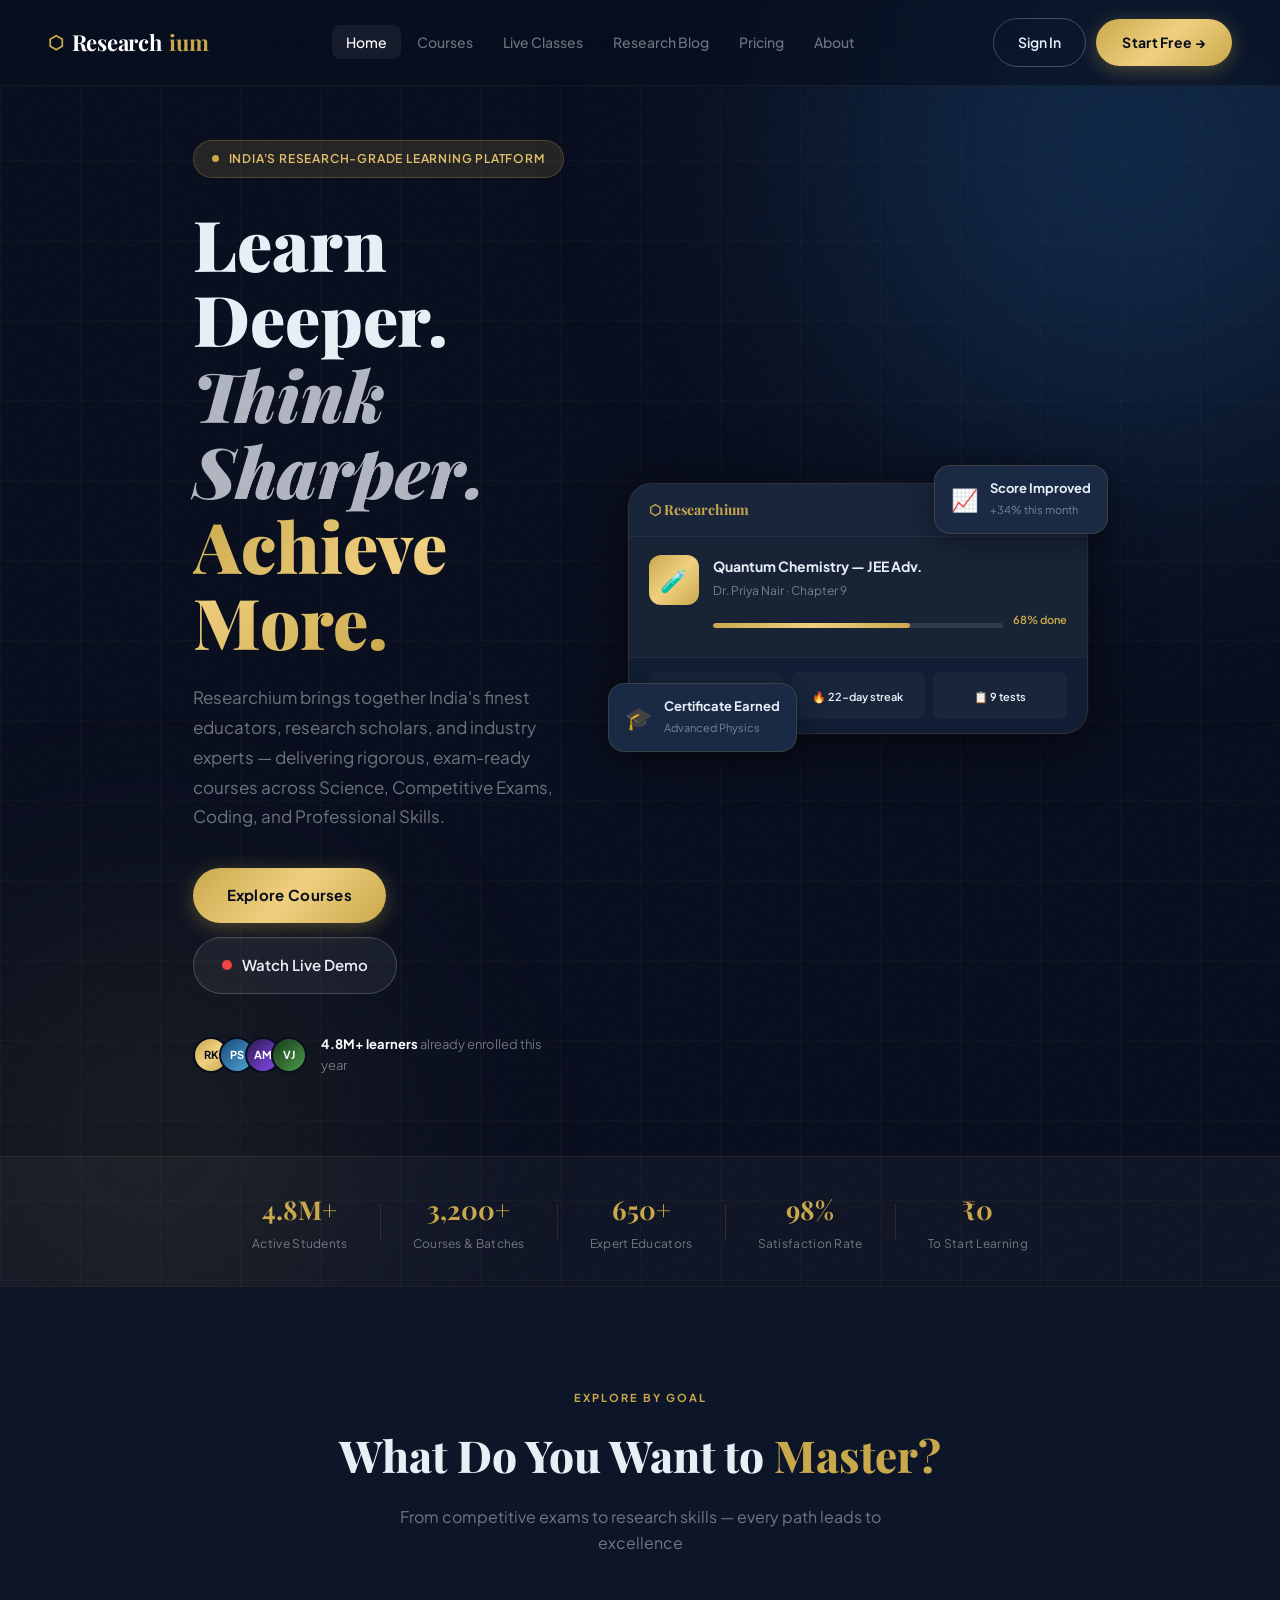
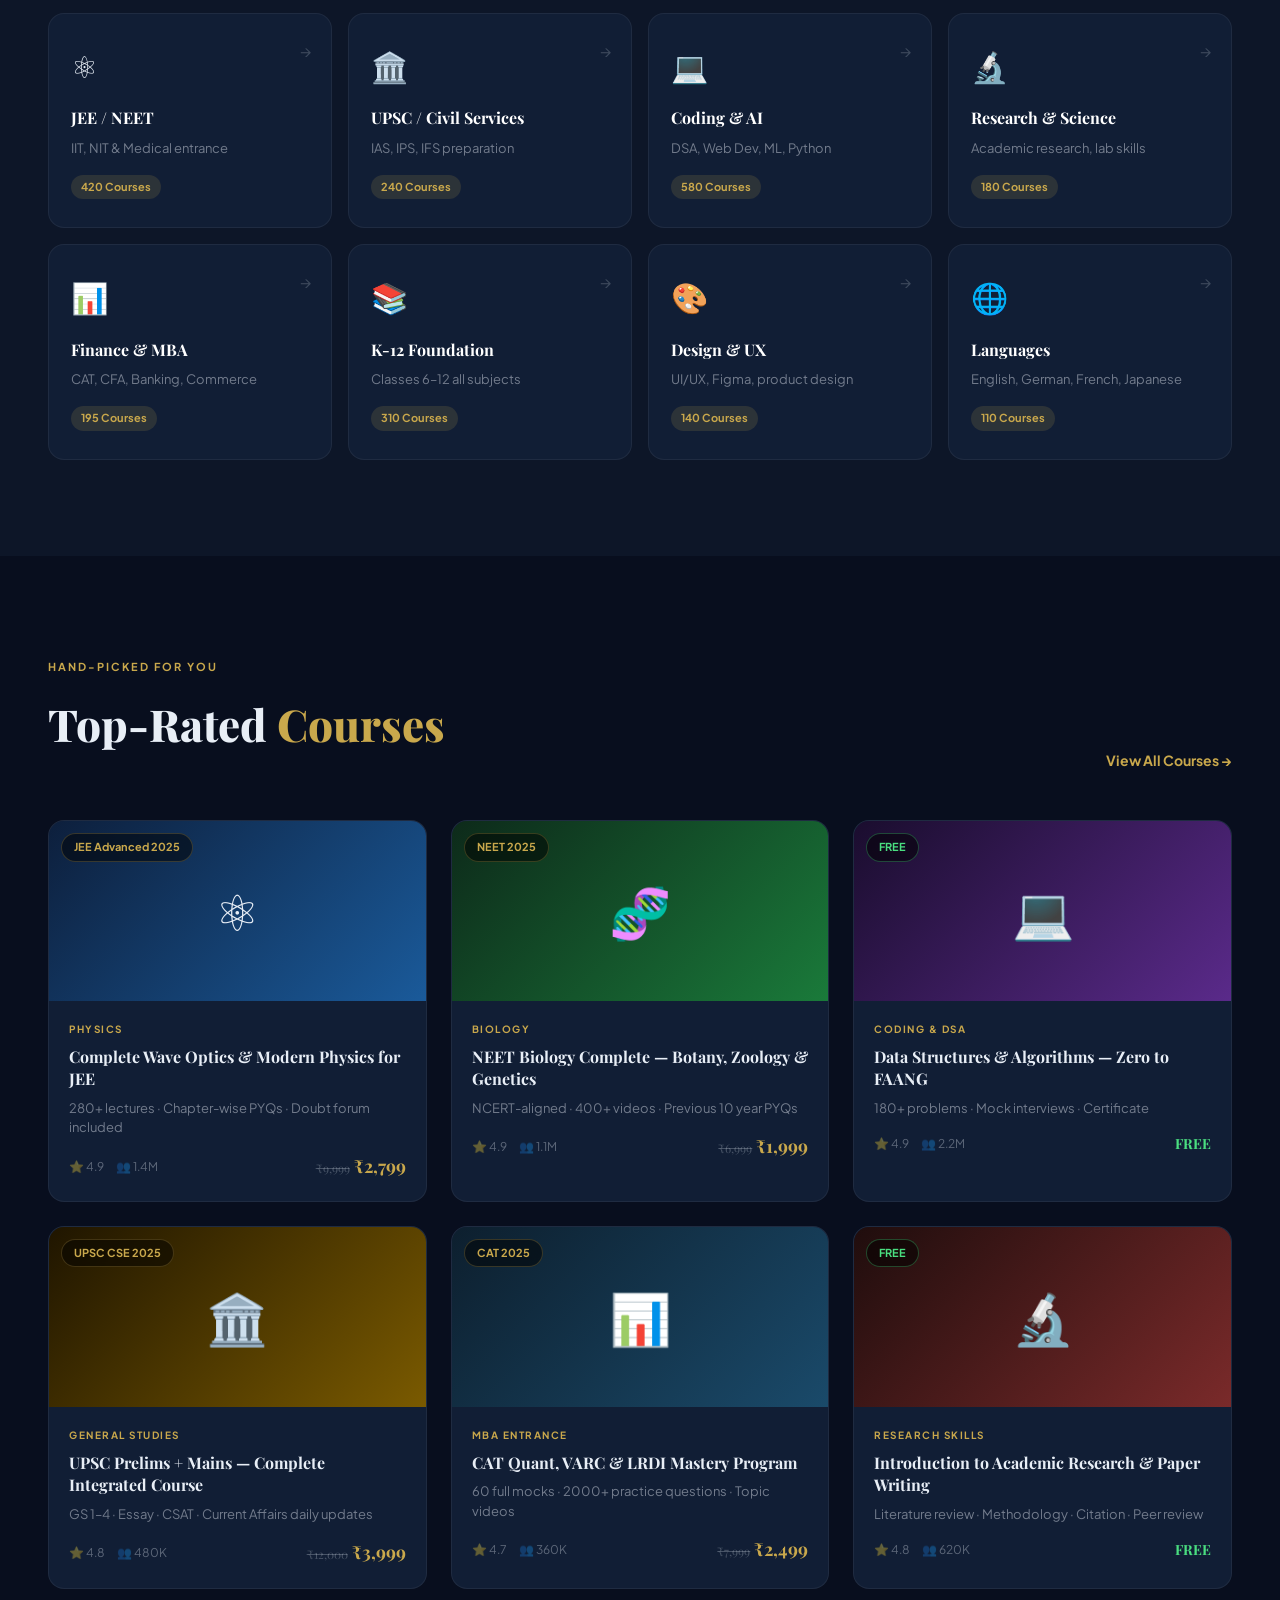
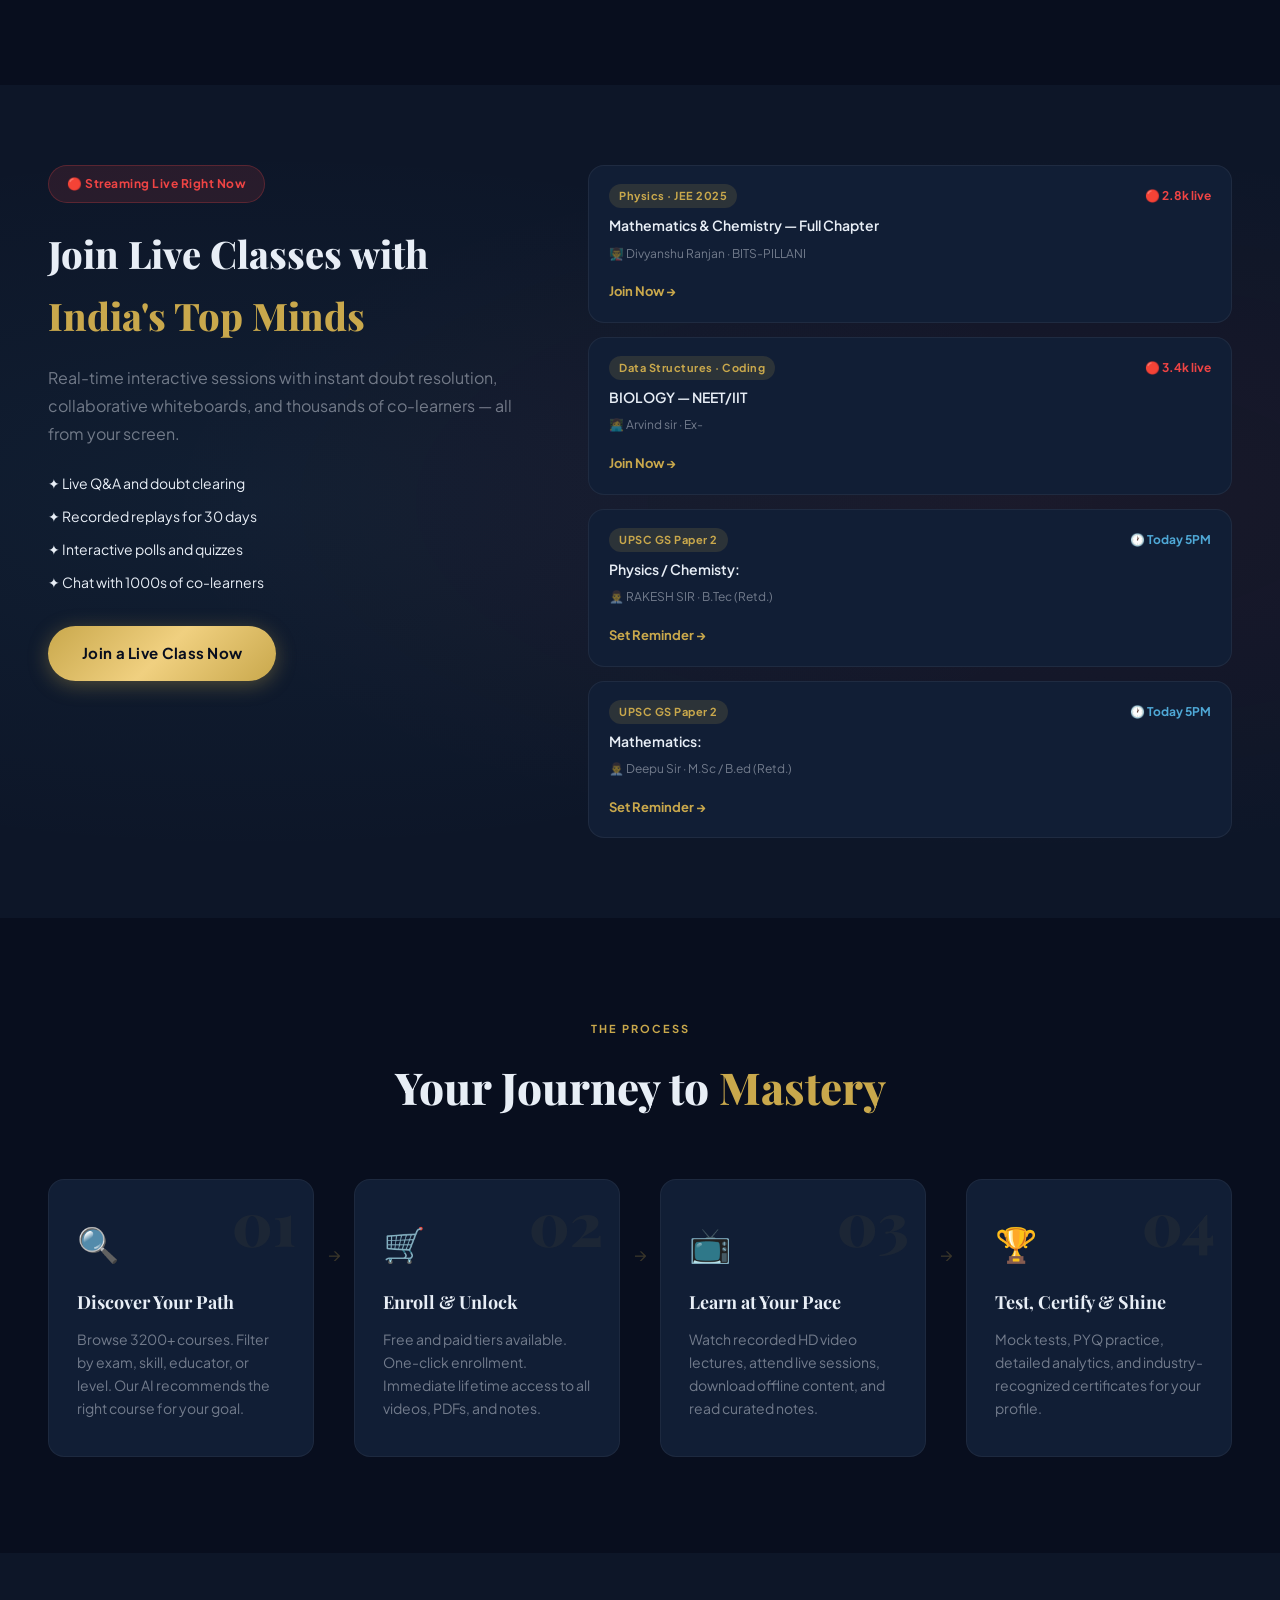
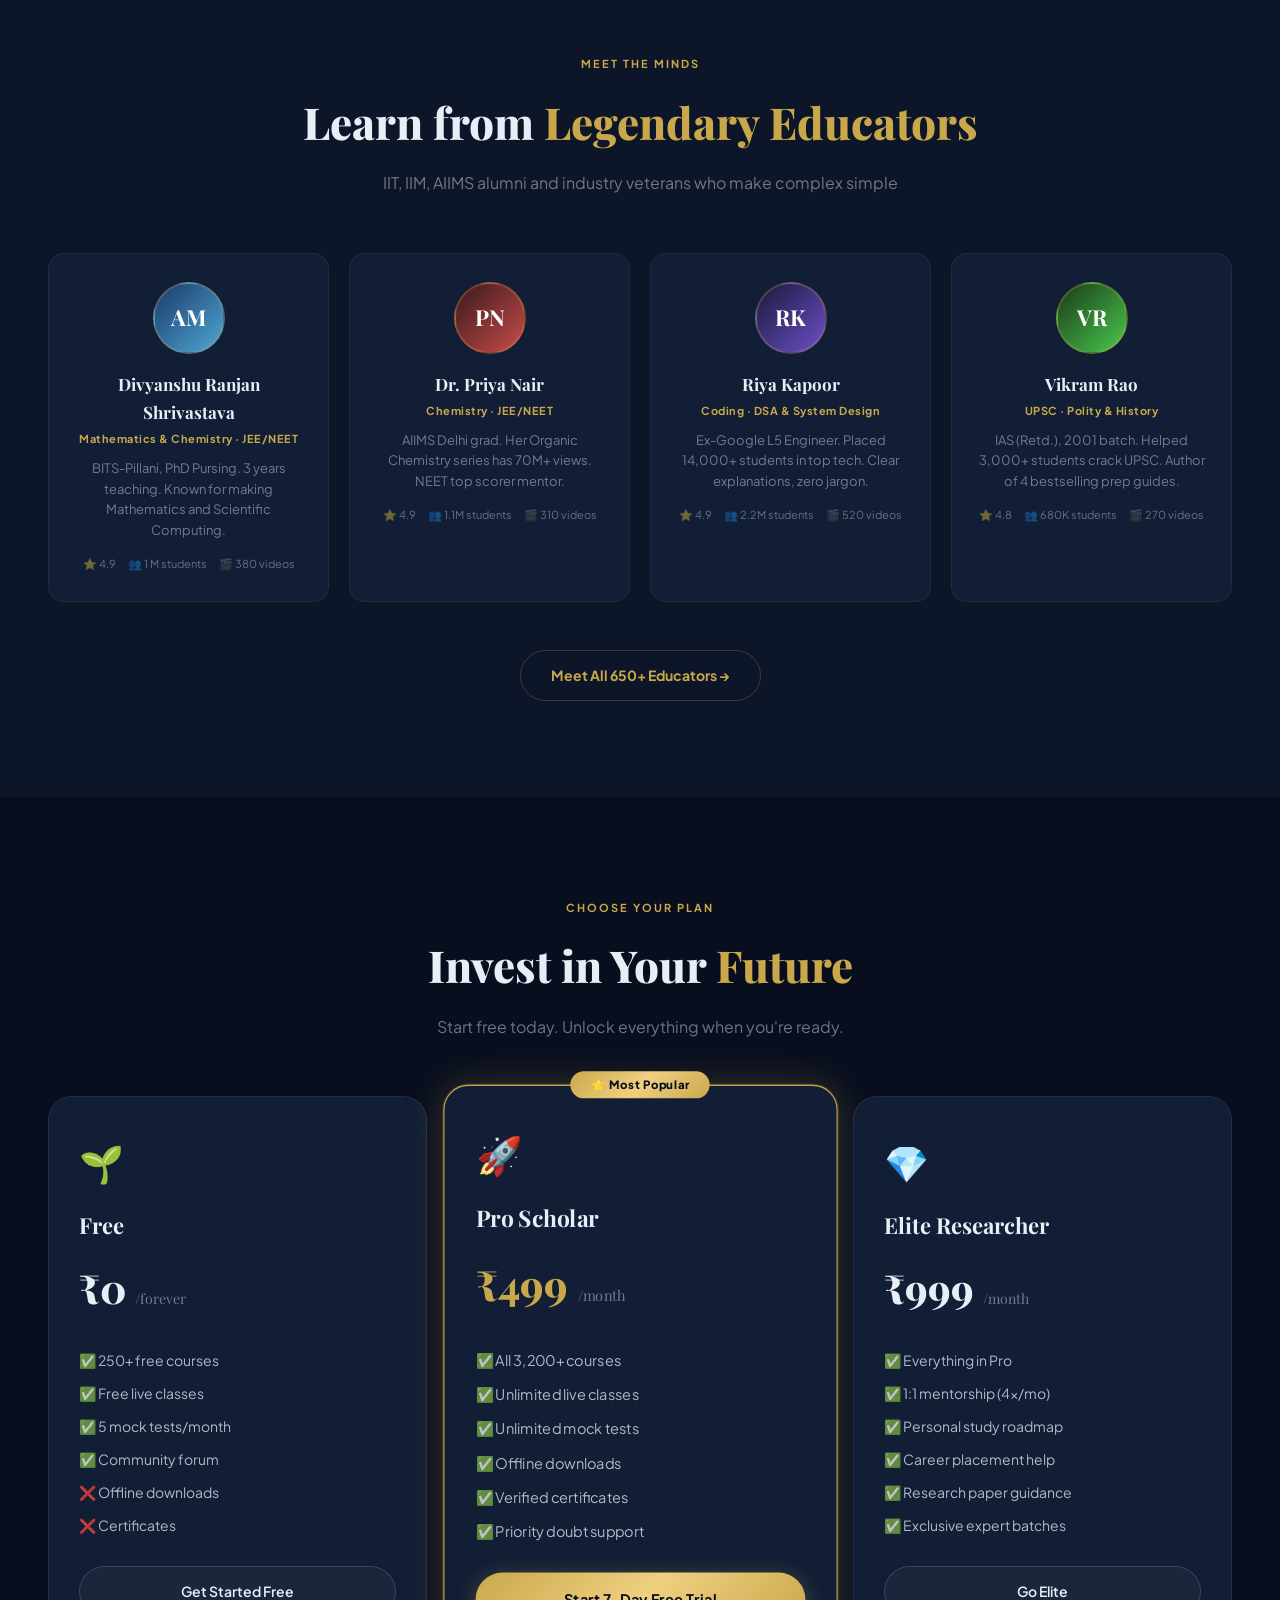
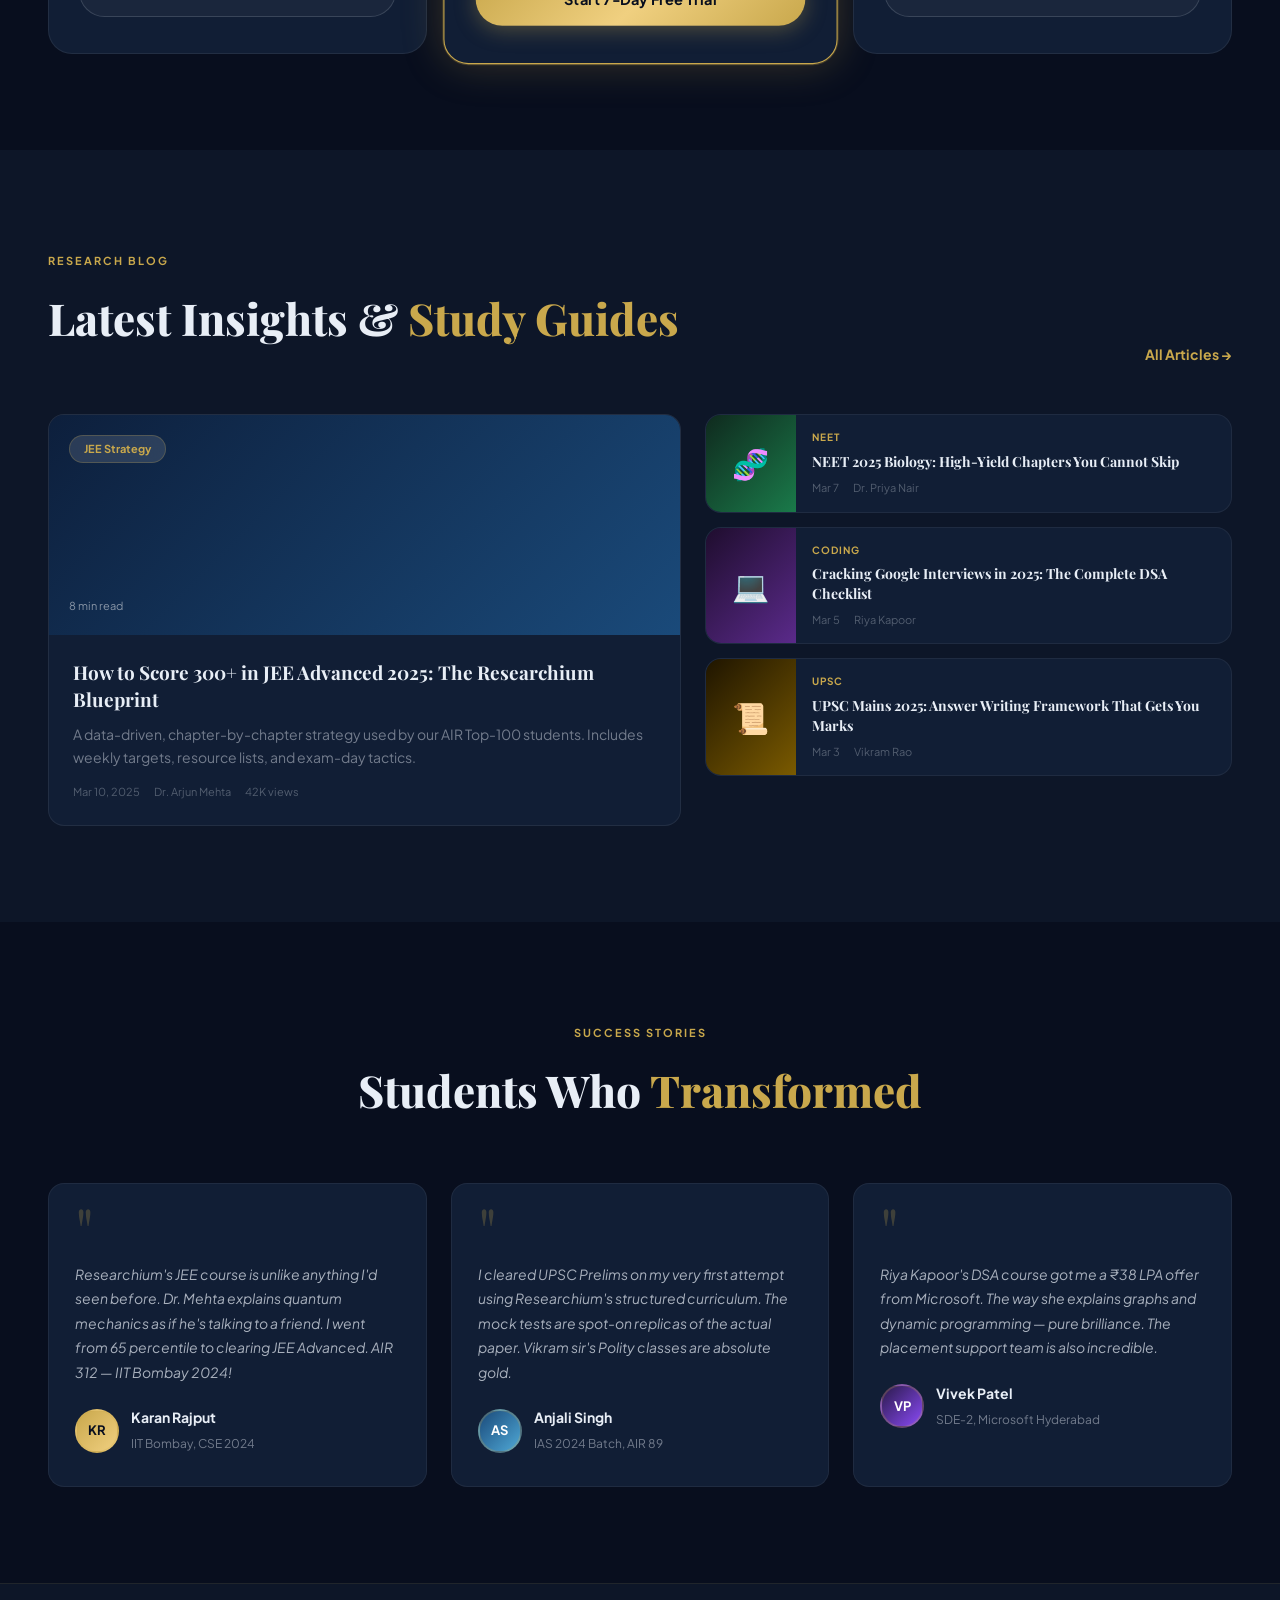
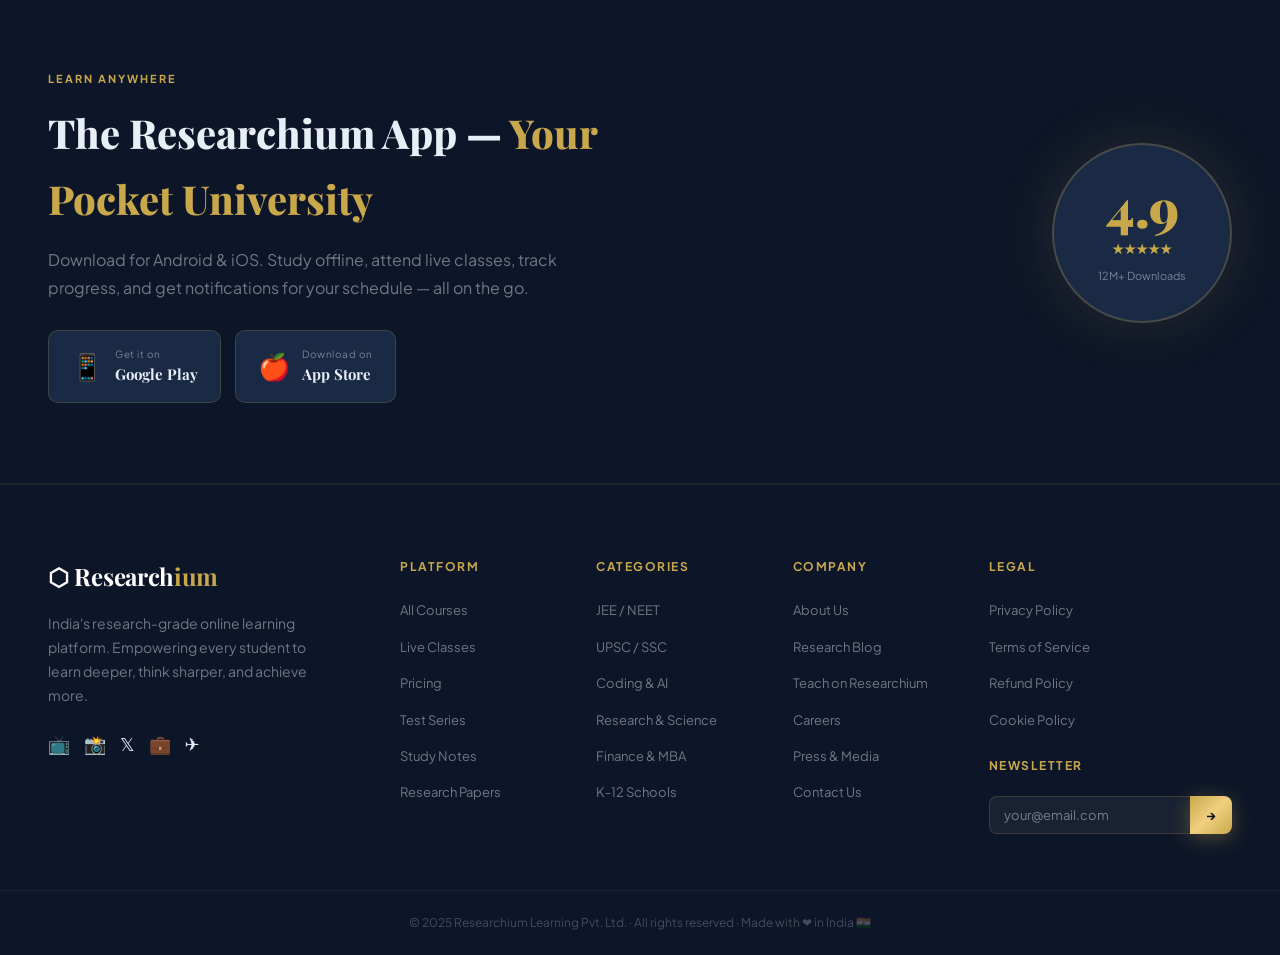
<file: index.html>
<!DOCTYPE html>
<html lang="en">
<head>
  <meta charset="UTF-8"/>
  <meta name="viewport" content="width=device-width, initial-scale=1.0"/>
  <title>Researchium – Where Knowledge Meets Mastery</title>
  <meta name="description" content="Researchium is India's premier research-grade online learning platform. Master competitive exams, coding, research skills and professional courses with live classes, video courses, mock tests and expert mentorship."/>
  <link rel="preconnect" href="https://fonts.googleapis.com"/>
  <link href="https://fonts.googleapis.com/css2?family=Playfair+Display:wght@400;600;700;800;900&family=Plus+Jakarta+Sans:wght@300;400;500;600;700&display=swap" rel="stylesheet"/>
  <link rel="stylesheet" href="css/style.css"/>
  <link rel="icon" href="data:image/svg+xml,<svg xmlns='http://www.w3.org/2000/svg' viewBox='0 0 100 100'><text y='.9em' font-size='90'>🔬</text></svg>"/>
</head>
<body>

<!-- ═══ NAVBAR ═══ -->
<nav class="navbar" id="navbar">
  <div class="nav-inner">
    <a href="index.html" class="logo">
      <span class="logo-icon">⬡</span>
      Research<span class="logo-gold">ium</span>
    </a>
    <ul class="nav-links" id="navLinks">
      <li><a href="index.html" class="nav-active">Home</a></li>
      <li><a href="pages/courses.html">Courses</a></li>
      <li><a href="pages/live.html">Live Classes</a></li>
      <li><a href="pages/blog.html">Research Blog</a></li>
      <li><a href="pages/pricing.html">Pricing</a></li>
      <li><a href="pages/about.html">About</a></li>
    </ul>
    <div class="nav-actions">
      <a href="pages/login.html" class="btn-ghost">Sign In</a>
      <a href="pages/signup.html" class="btn-gold">Start Free →</a>
    </div>
    <button class="hamburger" id="hamburger" aria-label="Menu">
      <span></span><span></span><span></span>
    </button>
  </div>
</nav>

<!-- ═══ HERO ═══ -->
<section class="hero">
  <div class="hero-noise"></div>
  <div class="hero-grid-lines"></div>
  <div class="hero-orb orb-1"></div>
  <div class="hero-orb orb-2"></div>

  <div class="hero-inner">
    <div class="hero-left">
      <div class="hero-eyebrow">
        <span class="eyebrow-dot"></span>
        India's Research-Grade Learning Platform
      </div>
      <h1 class="hero-title">
        Learn Deeper.<br/>
        <em class="title-italic">Think Sharper.</em><br/>
        <span class="title-gold">Achieve More.</span>
      </h1>
      <p class="hero-desc">
        Researchium brings together India's finest educators, research scholars, and industry experts — delivering rigorous, exam-ready courses across Science, Competitive Exams, Coding, and Professional Skills.
      </p>
      <div class="hero-cta-row">
        <a href="pages/courses.html" class="btn-gold btn-lg">Explore Courses</a>
        <a href="pages/live.html" class="btn-outline-light btn-lg">
          <span class="play-dot"></span> Watch Live Demo
        </a>
      </div>
      <div class="hero-trust">
        <div class="trust-avatars">
          <div class="ta ta1">RK</div>
          <div class="ta ta2">PS</div>
          <div class="ta ta3">AM</div>
          <div class="ta ta4">VJ</div>
        </div>
        <p><strong>4.8M+ learners</strong> already enrolled this year</p>
      </div>
    </div>

    <div class="hero-right">
      <div class="hero-card-stack">
        <!-- Main Dashboard Card -->
        <div class="dash-card main-dash">
          <div class="dash-topbar">
            <div class="dash-logo-sm">⬡ Researchium</div>
            <div class="dash-live-pill">🔴 LIVE</div>
          </div>
          <div class="dash-course-active">
            <div class="dca-thumb">🧪</div>
            <div class="dca-info">
              <strong>Quantum Chemistry — JEE Adv.</strong>
              <span>Dr. Priya Nair · Chapter 9</span>
              <div class="dca-progress">
                <div class="dca-bar"><div class="dca-fill"></div></div>
                <span>68% done</span>
              </div>
            </div>
          </div>
          <div class="dash-stats-row">
            <div class="dsr-item"><span class="dsr-num">🏅 Rank #17</span></div>
            <div class="dsr-item"><span class="dsr-num">🔥 22-day streak</span></div>
            <div class="dsr-item"><span class="dsr-num">📋 9 tests</span></div>
          </div>
        </div>
        <!-- Floating stat cards -->
        <div class="float-card fc-top">
          <div class="fc-icon">📈</div>
          <div><strong>Score Improved</strong><span>+34% this month</span></div>
        </div>
        <div class="float-card fc-bot">
          <div class="fc-icon">🎓</div>
          <div><strong>Certificate Earned</strong><span>Advanced Physics</span></div>
        </div>
      </div>
    </div>
  </div>

  <!-- Stats Bar -->
  <div class="hero-stats-bar">
    <div class="hsb-inner">
      <div class="hsb-stat"><span class="hsb-num">4.8M+</span><span class="hsb-lbl">Active Students</span></div>
      <div class="hsb-div"></div>
      <div class="hsb-stat"><span class="hsb-num">3,200+</span><span class="hsb-lbl">Courses & Batches</span></div>
      <div class="hsb-div"></div>
      <div class="hsb-stat"><span class="hsb-num">650+</span><span class="hsb-lbl">Expert Educators</span></div>
      <div class="hsb-div"></div>
      <div class="hsb-stat"><span class="hsb-num">98%</span><span class="hsb-lbl">Satisfaction Rate</span></div>
      <div class="hsb-div"></div>
      <div class="hsb-stat"><span class="hsb-num">₹0</span><span class="hsb-lbl">To Start Learning</span></div>
    </div>
  </div>
</section>

<!-- ═══ CATEGORIES ═══ -->
<section class="section categories-sec">
  <div class="container">
    <div class="sec-header">
      <div class="sec-tag">EXPLORE BY GOAL</div>
      <h2>What Do You Want to <span class="gold">Master?</span></h2>
      <p>From competitive exams to research skills — every path leads to excellence</p>
    </div>
    <div class="cat-grid">
      <a href="pages/courses.html" class="cat-card cc-jee">
        <div class="cc-glow"></div>
        <div class="cc-icon">⚛️</div>
        <h3>JEE / NEET</h3>
        <p>IIT, NIT & Medical entrance</p>
        <span class="cc-count">420 Courses</span>
        <span class="cc-arrow">→</span>
      </a>
      <a href="pages/courses.html" class="cat-card cc-upsc">
        <div class="cc-glow"></div>
        <div class="cc-icon">🏛️</div>
        <h3>UPSC / Civil Services</h3>
        <p>IAS, IPS, IFS preparation</p>
        <span class="cc-count">240 Courses</span>
        <span class="cc-arrow">→</span>
      </a>
      <a href="pages/courses.html" class="cat-card cc-code">
        <div class="cc-glow"></div>
        <div class="cc-icon">💻</div>
        <h3>Coding & AI</h3>
        <p>DSA, Web Dev, ML, Python</p>
        <span class="cc-count">580 Courses</span>
        <span class="cc-arrow">→</span>
      </a>
      <a href="pages/courses.html" class="cat-card cc-research">
        <div class="cc-glow"></div>
        <div class="cc-icon">🔬</div>
        <h3>Research & Science</h3>
        <p>Academic research, lab skills</p>
        <span class="cc-count">180 Courses</span>
        <span class="cc-arrow">→</span>
      </a>
      <a href="pages/courses.html" class="cat-card cc-fin">
        <div class="cc-glow"></div>
        <div class="cc-icon">📊</div>
        <h3>Finance & MBA</h3>
        <p>CAT, CFA, Banking, Commerce</p>
        <span class="cc-count">195 Courses</span>
        <span class="cc-arrow">→</span>
      </a>
      <a href="pages/courses.html" class="cat-card cc-k12">
        <div class="cc-glow"></div>
        <div class="cc-icon">📚</div>
        <h3>K-12 Foundation</h3>
        <p>Classes 6–12 all subjects</p>
        <span class="cc-count">310 Courses</span>
        <span class="cc-arrow">→</span>
      </a>
      <a href="pages/courses.html" class="cat-card cc-design">
        <div class="cc-glow"></div>
        <div class="cc-icon">🎨</div>
        <h3>Design & UX</h3>
        <p>UI/UX, Figma, product design</p>
        <span class="cc-count">140 Courses</span>
        <span class="cc-arrow">→</span>
      </a>
      <a href="pages/courses.html" class="cat-card cc-lang">
        <div class="cc-glow"></div>
        <div class="cc-icon">🌐</div>
        <h3>Languages</h3>
        <p>English, German, French, Japanese</p>
        <span class="cc-count">110 Courses</span>
        <span class="cc-arrow">→</span>
      </a>
    </div>
  </div>
</section>

<!-- ═══ FEATURED COURSES ═══ -->
<section class="section featured-courses-sec">
  <div class="container">
    <div class="sec-header sec-header-row">
      <div>
        <div class="sec-tag">HAND-PICKED FOR YOU</div>
        <h2>Top-Rated <span class="gold">Courses</span></h2>
      </div>
      <a href="pages/courses.html" class="see-all-link">View All Courses →</a>
    </div>
    <div class="courses-grid" id="coursesGrid"></div>
  </div>
</section>

<!-- ═══ LIVE CLASSES BANNER ═══ -->
<section class="live-section">
  <div class="live-bg-texture"></div>
  <div class="container">
    <div class="live-inner">
      <div class="live-left">
        <div class="live-badge-pill">🔴 Streaming Live Right Now</div>
        <h2>Join Live Classes with <span class="gold">India's Top Minds</span></h2>
        <p>Real-time interactive sessions with instant doubt resolution, collaborative whiteboards, and thousands of co-learners — all from your screen.</p>
        <ul class="live-features">
          <li>✦ Live Q&A and doubt clearing</li>
          <li>✦ Recorded replays for 30 days</li>
          <li>✦ Interactive polls and quizzes</li>
          <li>✦ Chat with 1000s of co-learners</li>
        </ul>
        <a href="pages/live.html" class="btn-gold btn-lg">Join a Live Class Now</a>
      </div>
      <div class="live-cards-col">
        <div class="live-cls-card lcc-1">
          <div class="lcc-head">
            <div class="lcc-subj">Physics · JEE 2025</div>
            <div class="lcc-live-dot">🔴 2.8k live</div>
          </div>
          <div class="lcc-title">Mathematics & Chemistry — Full Chapter</div>
          <div class="lcc-edu">👨‍🏫 Divyanshu Ranjan · BITS-PILLANI </div>
          <a href="pages/live.html" class="lcc-btn">Join Now →</a>
        </div>
        <div class="live-cls-card lcc-2">
          <div class="lcc-head">
            <div class="lcc-subj">Data Structures · Coding</div>
            <div class="lcc-live-dot">🔴 3.4k live</div>
          </div>
          <div class="lcc-title"> BIOLOGY — NEET/IIT</div>
          <div class="lcc-edu">👩‍💻 Arvind sir  · Ex-</div>
          <a href="pages/live.html" class="lcc-btn">Join Now →</a>
        </div>
        <div class="live-cls-card lcc-3">
          <div class="lcc-head">
            <div class="lcc-subj">UPSC GS Paper 2</div>
            <div class="lcc-live-dot upcoming-dot">🕐 Today 5PM</div>
          </div>
          <div class="lcc-title">Physics / Chemisty: </div>
          <div class="lcc-edu">👨‍💼 RAKESH SIR · B.Tec (Retd.)</div>
          <a href="pages/live.html" class="lcc-btn">Set Reminder →</a>
        </div>
         <div class="live-cls-card lcc-3">
          <div class="lcc-head">
            <div class="lcc-subj">UPSC GS Paper 2</div>
            <div class="lcc-live-dot upcoming-dot">🕐 Today 5PM</div>
          </div>
          <div class="lcc-title">Mathematics: </div>
          <div class="lcc-edu">👨‍💼 Deepu Sir · M.Sc / B.ed (Retd.)</div>
          <a href="pages/live.html" class="lcc-btn">Set Reminder →</a>
        </div>
      </div>
    </div>
  </div>
</section>

<!-- ═══ HOW IT WORKS ═══ -->
<section class=" section how-sec">
  <div class="container">
    <div class="sec-header">
      <div class="sec-tag">THE PROCESS</div>
      <h2>Your Journey to <span class="gold">Mastery</span></h2>
    </div>
    <div class="steps-row">
      <div class="step-card sc-1">
        <div class="step-num-bg">01</div>
        <div class="step-icon-wrap">🔍</div>
        <h3>Discover Your Path</h3>
        <p>Browse 3200+ courses. Filter by exam, skill, educator, or level. Our AI recommends the right course for your goal.</p>
      </div>
      <div class="step-connector">→</div>
      <div class="step-card sc-2">
        <div class="step-num-bg">02</div>
        <div class="step-icon-wrap">🛒</div>
        <h3>Enroll & Unlock</h3>
        <p>Free and paid tiers available. One-click enrollment. Immediate lifetime access to all videos, PDFs, and notes.</p>
      </div>
      <div class="step-connector">→</div>
      <div class="step-card sc-3">
        <div class="step-num-bg">03</div>
        <div class="step-icon-wrap">📺</div>
        <h3>Learn at Your Pace</h3>
        <p>Watch recorded HD video lectures, attend live sessions, download offline content, and read curated notes.</p>
      </div>
      <div class="step-connector">→</div>
      <div class="step-card sc-4">
        <div class="step-num-bg">04</div>
        <div class="step-icon-wrap">🏆</div>
        <h3>Test, Certify & Shine</h3>
        <p>Mock tests, PYQ practice, detailed analytics, and industry-recognized certificates for your profile.</p>
      </div>
    </div>
  </div>
</section>

<!-- ═══ EDUCATORS ═══ -->
<section class="section educators-sec">
  <div class="container">
    <div class="sec-header">
      <div class="sec-tag">MEET THE MINDS</div>
      <h2>Learn from <span class="gold">Legendary Educators</span></h2>
      <p>IIT, IIM, AIIMS alumni and industry veterans who make complex simple</p>
    </div>
    <div class="educators-grid">
      <div class="edu-card">
        <div class="edu-avatar ea-1">AM</div>
        <h3>Divyanshu Ranjan Shrivastava</h3>
        <span class="edu-tag">Mathematics & Chemistry · JEE/NEET</span>
        <p>BITS-Pillani, PhD Pursing. 3 years teaching. Known for making Mathematics and Scientific Computing.</p>
        <div class="edu-nums"><span>⭐ 4.9</span><span>👥 1 M students</span><span>🎬 380 videos</span></div>
      </div>
      <div class="edu-card">
        <div class="edu-avatar ea-2">PN</div>
        <h3>Dr. Priya Nair</h3>
        <span class="edu-tag">Chemistry · JEE/NEET</span>
        <p>AIIMS Delhi grad. Her Organic Chemistry series has 70M+ views. NEET top scorer mentor.</p>
        <div class="edu-nums"><span>⭐ 4.9</span><span>👥 1.1M students</span><span>🎬 310 videos</span></div>
      </div>
      <div class="edu-card">
        <div class="edu-avatar ea-3">RK</div>
        <h3>Riya Kapoor</h3>
        <span class="edu-tag">Coding · DSA & System Design</span>
        <p>Ex-Google L5 Engineer. Placed 14,000+ students in top tech. Clear explanations, zero jargon.</p>
        <div class="edu-nums"><span>⭐ 4.9</span><span>👥 2.2M students</span><span>🎬 520 videos</span></div>
      </div>
      <div class="edu-card">
        <div class="edu-avatar ea-4">VR</div>
        <h3>Vikram Rao</h3>
        <span class="edu-tag">UPSC · Polity & History</span>
        <p>IAS (Retd.), 2001 batch. Helped 3,000+ students crack UPSC. Author of 4 bestselling prep guides.</p>
        <div class="edu-nums"><span>⭐ 4.8</span><span>👥 680K students</span><span>🎬 270 videos</span></div>
      </div>
    </div>
    <div class="text-center" style="margin-top:48px">
      <a href="pages/about.html" class="btn-outline-gold">Meet All 650+ Educators →</a>
    </div>
  </div>
</section>

<!-- ═══ PRICING TEASER ═══ -->
<section class="section pricing-teaser-sec">
  <div class="container">
    <div class="sec-header">
      <div class="sec-tag">CHOOSE YOUR PLAN</div>
      <h2>Invest in Your <span class="gold">Future</span></h2>
      <p>Start free today. Unlock everything when you're ready.</p>
    </div>
    <div class="plans-grid">
      <div class="plan-card">
        <div class="plan-icon">🌱</div>
        <div class="plan-name">Free</div>
        <div class="plan-price-big">₹0 <span>/forever</span></div>
        <ul class="plan-list">
          <li>✅ 250+ free courses</li>
          <li>✅ Free live classes</li>
          <li>✅ 5 mock tests/month</li>
          <li>✅ Community forum</li>
          <li>❌ Offline downloads</li>
          <li>❌ Certificates</li>
        </ul>
        <a href="pages/signup.html" class="btn-ghost-plan">Get Started Free</a>
      </div>
      <div class="plan-card plan-featured">
        <div class="plan-feat-badge">⭐ Most Popular</div>
        <div class="plan-icon">🚀</div>
        <div class="plan-name">Pro Scholar</div>
        <div class="plan-price-big gold">₹499 <span>/month</span></div>
        <ul class="plan-list">
          <li>✅ All 3,200+ courses</li>
          <li>✅ Unlimited live classes</li>
          <li>✅ Unlimited mock tests</li>
          <li>✅ Offline downloads</li>
          <li>✅ Verified certificates</li>
          <li>✅ Priority doubt support</li>
        </ul>
        <a href="pages/pricing.html" class="btn-gold btn-full-w">Start 7-Day Free Trial</a>
      </div>
      <div class="plan-card">
        <div class="plan-icon">💎</div>
        <div class="plan-name">Elite Researcher</div>
        <div class="plan-price-big">₹999 <span>/month</span></div>
        <ul class="plan-list">
          <li>✅ Everything in Pro</li>
          <li>✅ 1:1 mentorship (4x/mo)</li>
          <li>✅ Personal study roadmap</li>
          <li>✅ Career placement help</li>
          <li>✅ Research paper guidance</li>
          <li>✅ Exclusive expert batches</li>
        </ul>
        <a href="pages/pricing.html" class="btn-ghost-plan">Go Elite</a>
      </div>
    </div>
  </div>
</section>

<!-- ═══ BLOG PREVIEW ═══ -->
<section class="section blog-preview-sec">
  <div class="container">
    <div class="sec-header sec-header-row">
      <div>
        <div class="sec-tag">RESEARCH BLOG</div>
        <h2>Latest Insights & <span class="gold">Study Guides</span></h2>
      </div>
      <a href="pages/blog.html" class="see-all-link">All Articles →</a>
    </div>
    <div class="blog-preview-grid">
      <a href="pages/blog-post.html" class="bp-featured">
        <div class="bp-img" style="background:linear-gradient(135deg,#0d1f3c 0%,#1a4a7a 100%)">
          <div class="bp-cat-tag">JEE Strategy</div>
          <div class="bp-read">8 min read</div>
        </div>
        <div class="bp-body">
          <h3>How to Score 300+ in JEE Advanced 2025: The Researchium Blueprint</h3>
          <p>A data-driven, chapter-by-chapter strategy used by our AIR Top-100 students. Includes weekly targets, resource lists, and exam-day tactics.</p>
          <div class="bp-meta"><span>Mar 10, 2025</span><span>Dr. Arjun Mehta</span><span>42K views</span></div>
        </div>
      </a>
      <div class="bp-col">
        <a href="pages/blog-post.html" class="bp-card">
          <div class="bp-sm-img" style="background:linear-gradient(135deg,#0f2a1e,#1a7a4a)">🧬</div>
          <div class="bp-card-body">
            <div class="bp-card-tag">NEET</div>
            <h4>NEET 2025 Biology: High-Yield Chapters You Cannot Skip</h4>
            <div class="bp-meta"><span>Mar 7</span><span>Dr. Priya Nair</span></div>
          </div>
        </a>
        <a href="pages/blog-post.html" class="bp-card">
          <div class="bp-sm-img" style="background:linear-gradient(135deg,#1f0d2e,#5a2a8a)">💻</div>
          <div class="bp-card-body">
            <div class="bp-card-tag">Coding</div>
            <h4>Cracking Google Interviews in 2025: The Complete DSA Checklist</h4>
            <div class="bp-meta"><span>Mar 5</span><span>Riya Kapoor</span></div>
          </div>
        </a>
        <a href="pages/blog-post.html" class="bp-card">
          <div class="bp-sm-img" style="background:linear-gradient(135deg,#1f1500,#7a5a00)">📜</div>
          <div class="bp-card-body">
            <div class="bp-card-tag">UPSC</div>
            <h4>UPSC Mains 2025: Answer Writing Framework That Gets You Marks</h4>
            <div class="bp-meta"><span>Mar 3</span><span>Vikram Rao</span></div>
          </div>
        </a>
      </div>
    </div>
  </div>
</section>

<!-- ═══ TESTIMONIALS ═══ -->
<section class=" section testimonials-sec">
  <div class="container">
    <div class="sec-header">
      <div class="sec-tag">SUCCESS STORIES</div>
      <h2>Students Who <span class="gold">Transformed</span></h2>
    </div>
    <div class="testi-grid">
      <div class="testi-card">
        <div class="testi-quote">"</div>
        <p>Researchium's JEE course is unlike anything I'd seen before. Dr. Mehta explains quantum mechanics as if he's talking to a friend. I went from 65 percentile to clearing JEE Advanced. AIR 312 — IIT Bombay 2024!</p>
        <div class="testi-author">
          <div class="testi-av av1">KR</div>
          <div><strong>Karan Rajput</strong><span>IIT Bombay, CSE 2024</span></div>
        </div>
      </div>
      <div class="testi-card">
        <div class="testi-quote">"</div>
        <p>I cleared UPSC Prelims on my very first attempt using Researchium's structured curriculum. The mock tests are spot-on replicas of the actual paper. Vikram sir's Polity classes are absolute gold.</p>
        <div class="testi-author">
          <div class="testi-av av2">AS</div>
          <div><strong>Anjali Singh</strong><span>IAS 2024 Batch, AIR 89</span></div>
        </div>
      </div>
      <div class="testi-card">
        <div class="testi-quote">"</div>
        <p>Riya Kapoor's DSA course got me a ₹38 LPA offer from Microsoft. The way she explains graphs and dynamic programming — pure brilliance. The placement support team is also incredible.</p>
        <div class="testi-author">
          <div class="testi-av av3">VP</div>
          <div><strong>Vivek Patel</strong><span>SDE-2, Microsoft Hyderabad</span></div>
        </div>
      </div>
    </div>
  </div>
</section>

<!-- ═══ APP SECTION ═══ -->
<section class="app-sec">
  <div class="container">
    <div class="app-inner">
      <div class="app-text">
        <div class="sec-tag">LEARN ANYWHERE</div>
        <h2>The Researchium App — <span class="gold">Your Pocket University</span></h2>
        <p>Download for Android & iOS. Study offline, attend live classes, track progress, and get notifications for your schedule — all on the go.</p>
        <div class="app-btns">
          <a href="#" class="app-store-btn">
            <span class="asb-icon">📱</span>
            <div><small>Get it on</small><strong>Google Play</strong></div>
          </a>
          <a href="#" class="app-store-btn">
            <span class="asb-icon">🍎</span>
            <div><small>Download on</small><strong>App Store</strong></div>
          </a>
        </div>
      </div>
      <div class="app-badge-wrap">
        <div class="app-rating-badge">
          <div class="arb-score">4.9</div>
          <div class="arb-stars">★★★★★</div>
          <div class="arb-count">12M+ Downloads</div>
        </div>
      </div>
    </div>
  </div>
</section>

<!-- ═══ FOOTER ═══ -->
<footer class="site-footer">
  <div class="footer-top">
    <div class="ft-brand">
      <a href="index.html" class="logo footer-logo">⬡ Research<span class="logo-gold">ium</span></a>
      <p>India's research-grade online learning platform. Empowering every student to learn deeper, think sharper, and achieve more.</p>
      <div class="ft-social">
        <a href="https://www.youtube.com/@MathswithDivyanshuSir" title="YouTube">📺</a>
        <a href="#" title="Instagram">📸</a>
        <a href="#" title="Twitter/X">𝕏</a>
        <a href="#" title="LinkedIn">💼</a>
        <a href="#" title="Telegram">✈️</a>
      </div>
    </div>
    <div class="ft-col">
      <h4>Platform</h4>
      <ul>
        <li><a href="pages/courses.html">All Courses</a></li>
        <li><a href="pages/live.html">Live Classes</a></li>
        <li><a href="pages/pricing.html">Pricing</a></li>
        <li><a href="#">Test Series</a></li>
        <li><a href="#">Study Notes</a></li>
        <li><a href="#">Research Papers</a></li>
      </ul>
    </div>
    <div class="ft-col">
      <h4>Categories</h4>
      <ul>
        <li><a href="#">JEE / NEET</a></li>
        <li><a href="#">UPSC / SSC</a></li>
        <li><a href="#">Coding & AI</a></li>
        <li><a href="#">Research & Science</a></li>
        <li><a href="#">Finance & MBA</a></li>
        <li><a href="#">K-12 Schools</a></li>
      </ul>
    </div>
    <div class="ft-col">
      <h4>Company</h4>
      <ul>
        <li><a href="pages/about.html">About Us</a></li>
        <li><a href="pages/blog.html">Research Blog</a></li>
        <li><a href="#">Teach on Researchium</a></li>
        <li><a href="#">Careers</a></li>
        <li><a href="#">Press & Media</a></li>
        <li><a href="#">Contact Us</a></li>
      </ul>
    </div>
    <div class="ft-col">
      <h4>Legal</h4>
      <ul>
        <li><a href="#">Privacy Policy</a></li>
        <li><a href="#">Terms of Service</a></li>
        <li><a href="#">Refund Policy</a></li>
        <li><a href="#">Cookie Policy</a></li>
      </ul>
      <div class="ft-newsletter" style="margin-top:24px">
        <h4>Newsletter</h4>
        <div class="newsletter-form">
          <input type="email" placeholder="your@email.com"/>
          <button class="btn-gold" style="padding:10px 16px;font-size:13px">→</button>
        </div>
      </div>
    </div>
  </div>
  <div class="footer-bottom">
    <p>© 2025 Researchium Learning Pvt. Ltd. · All rights reserved · Made with ❤️ in India 🇮🇳</p>
  </div>
</footer>

<script src="js/main.js"></script>
</body>
</html>
</file>
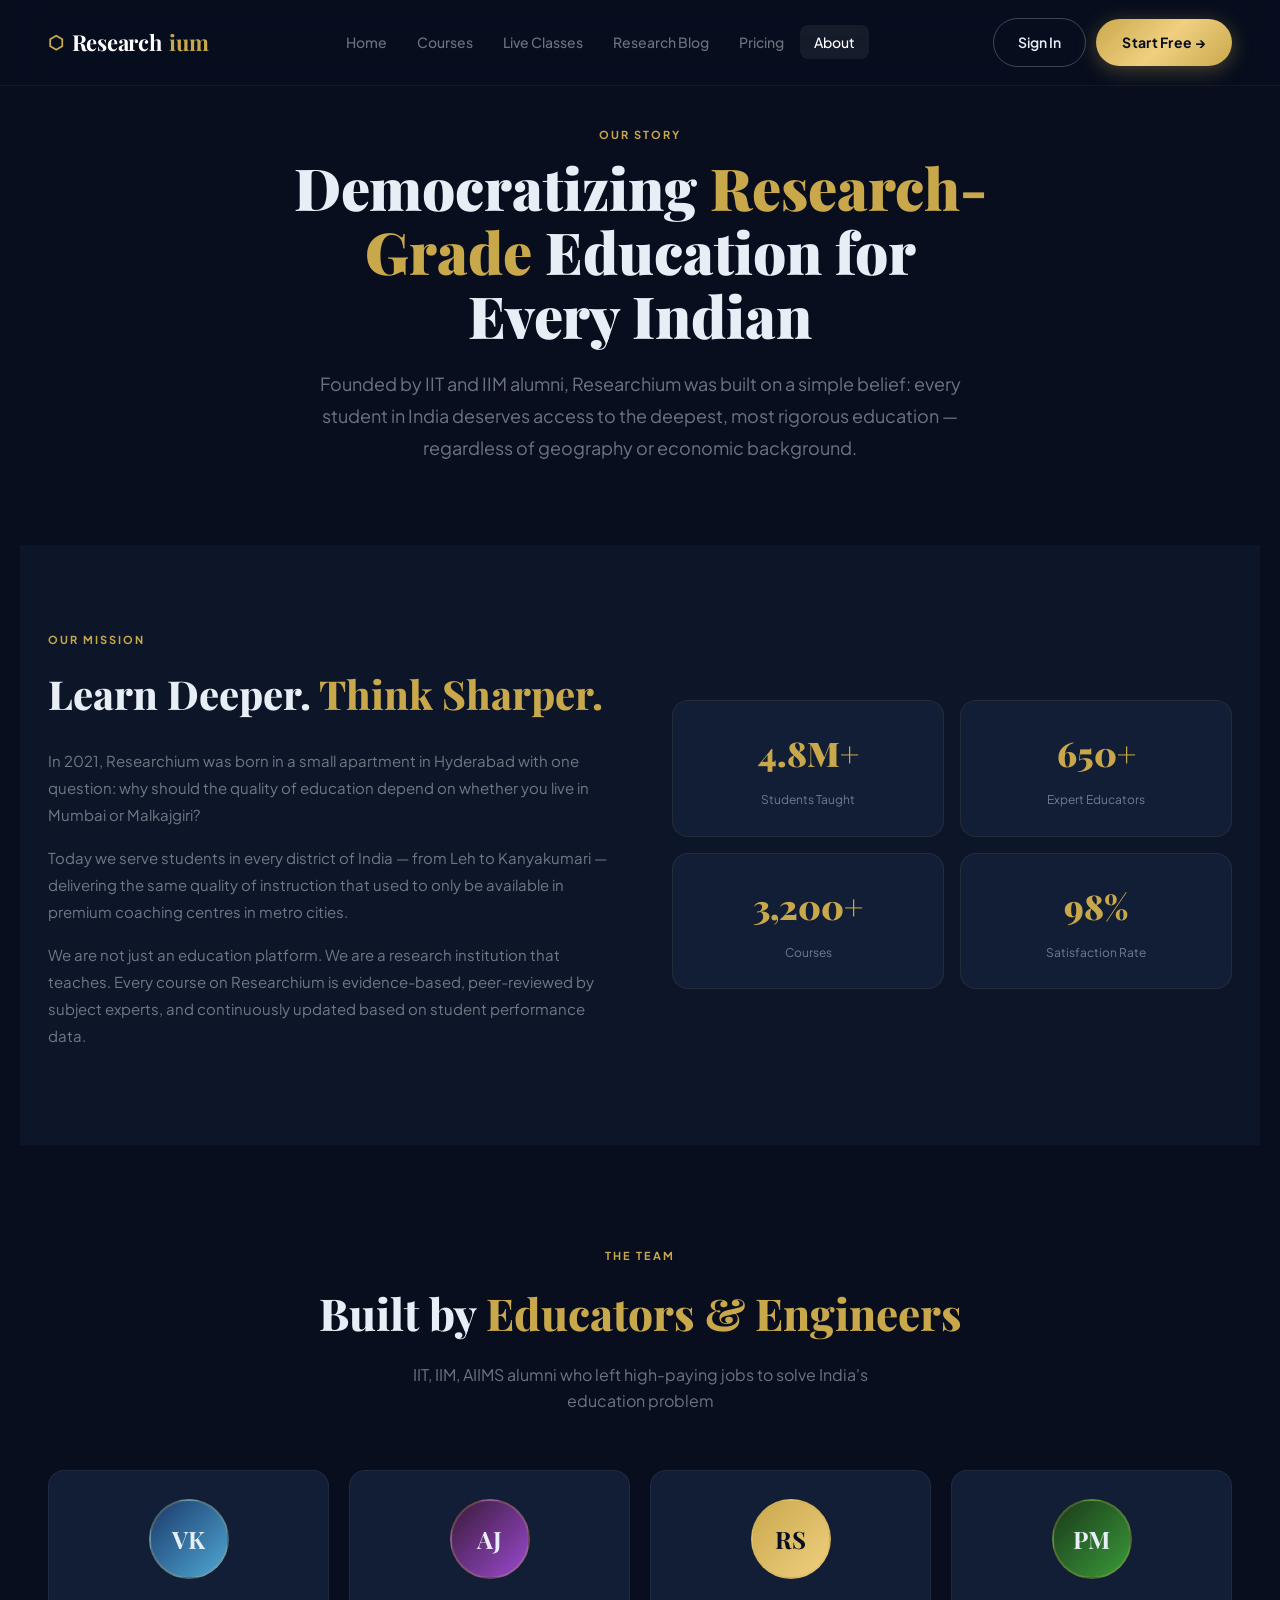
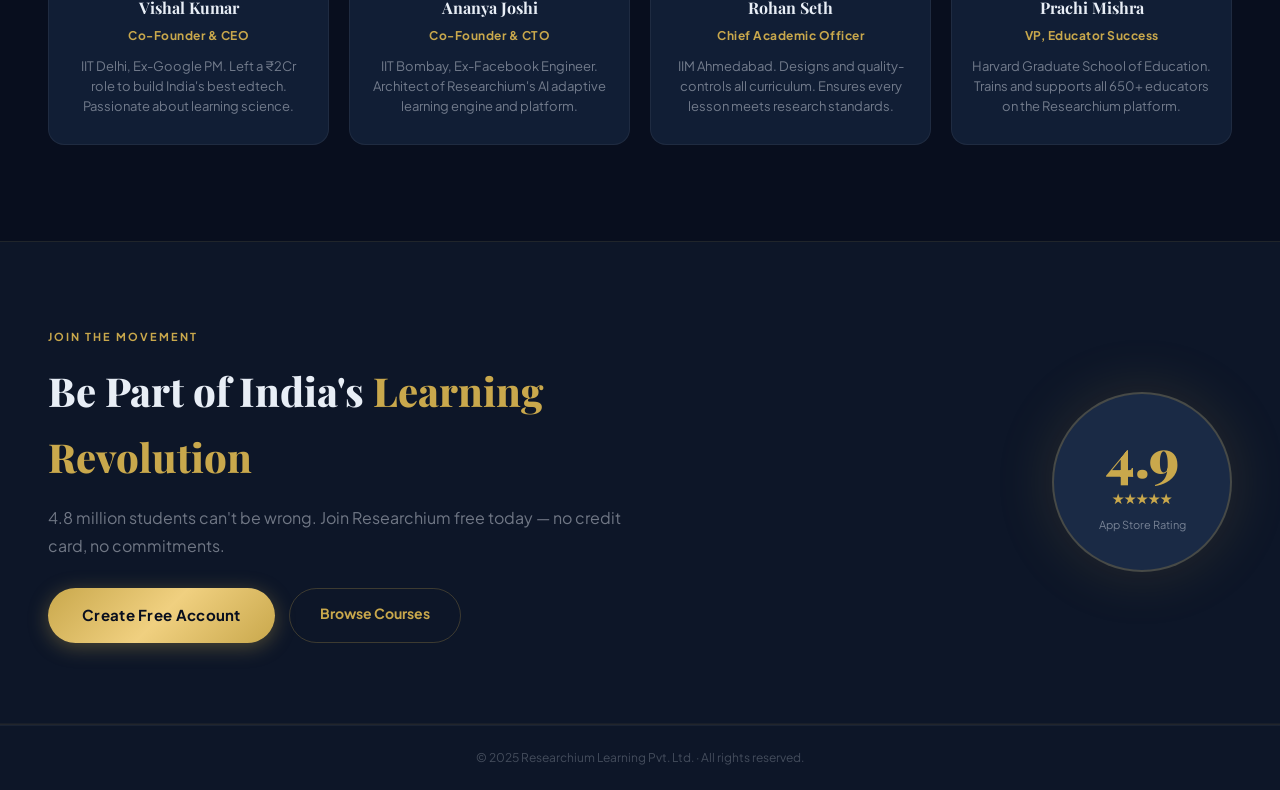
<file: about.html>
<!DOCTYPE html>
<html lang="en">
<head>
  <meta charset="UTF-8"/><meta name="viewport" content="width=device-width, initial-scale=1.0"/>
  <title>About Us – Researchium</title>
  <link rel="preconnect" href="https://fonts.googleapis.com"/>
  <link href="https://fonts.googleapis.com/css2?family=Playfair+Display:wght@400;600;700;800;900&family=Plus+Jakarta+Sans:wght@300;400;500;600;700&display=swap" rel="stylesheet"/>
  <link rel="stylesheet" href="../css/style.css"/>
  <style>
    .about-hero{padding:120px 28px 80px;max-width:760px;margin:0 auto;text-align:center}
    .about-hero h1{font-family:var(--fh);font-size:clamp(32px,5vw,58px);font-weight:900;margin-bottom:20px;line-height:1.1}
    .about-hero p{font-size:18px;color:var(--muted);line-height:1.8}
    .mission-grid{display:grid;grid-template-columns:1fr 1fr;gap:64px;align-items:center;padding:80px 28px;max-width:1240px;margin:0 auto;background:var(--navy-2)}
    .mission-text h2{font-family:var(--fh);font-size:clamp(24px,3.5vw,40px);font-weight:800;margin-bottom:20px}
    .mission-text p{color:var(--muted);line-height:1.8;margin-bottom:16px;font-size:15px}
    .impact-boxes{display:grid;grid-template-columns:1fr 1fr;gap:16px}
    .ib{background:var(--navy-3);border:1px solid rgba(201,168,76,0.1);border-radius:var(--r);padding:24px;text-align:center}
    .ib strong{display:block;font-family:var(--fh);font-size:34px;font-weight:900;color:var(--gold);margin-bottom:4px}
    .ib span{font-size:12px;color:var(--muted)}
    .team-grid{display:grid;grid-template-columns:repeat(4,1fr);gap:20px}
    .team-card{background:var(--navy-3);border:1px solid rgba(255,255,255,0.06);border-radius:var(--r);padding:28px 20px;text-align:center;transition:var(--tr)}
    .team-card:hover{border-color:var(--gold-border);transform:translateY(-4px)}
    .team-av{width:80px;height:80px;border-radius:50%;margin:0 auto 16px;display:flex;align-items:center;justify-content:center;font-family:var(--fh);font-size:24px;font-weight:700;border:2px solid var(--gold-border)}
    .team-card h3{font-family:var(--fh);font-size:16px;font-weight:700;margin-bottom:4px}
    .team-card .role{font-size:12px;color:var(--gold);font-weight:700;letter-spacing:0.5px;display:block;margin-bottom:10px}
    .team-card p{font-size:13px;color:var(--muted);line-height:1.55}
    @media(max-width:1024px){.mission-grid{grid-template-columns:1fr}.team-grid{grid-template-columns:1fr 1fr}}
  </style>
</head>
<body>
<nav class="navbar" id="navbar">
  <div class="nav-inner">
    <a href="../index.html" class="logo"><span class="logo-icon">⬡</span>Research<span class="logo-gold">ium</span></a>
    <ul class="nav-links" id="navLinks">
      <li><a href="../index.html">Home</a></li>
      <li><a href="courses.html">Courses</a></li>
      <li><a href="live.html">Live Classes</a></li>
      <li><a href="blog.html">Research Blog</a></li>
      <li><a href="pricing.html">Pricing</a></li>
      <li><a href="about.html" class="nav-active">About</a></li>
    </ul>
    <div class="nav-actions">
      <a href="login.html" class="btn-ghost">Sign In</a>
      <a href="signup.html" class="btn-gold">Start Free →</a>
    </div>
    <button class="hamburger" id="hamburger"><span></span><span></span><span></span></button>
  </div>
</nav>

<div class="about-hero">
  <div class="sec-tag">OUR STORY</div>
  <h1>Democratizing <span class="gold">Research-Grade</span> Education for Every Indian</h1>
  <p>Founded by IIT and IIM alumni, Researchium was built on a simple belief: every student in India deserves access to the deepest, most rigorous education — regardless of geography or economic background.</p>
</div>

<div class="mission-grid">
  <div class="mission-text">
    <div class="sec-tag">OUR MISSION</div>
    <h2>Learn Deeper. <span class="gold">Think Sharper.</span></h2>
    <p>In 2021, Researchium was born in a small apartment in Hyderabad with one question: why should the quality of education depend on whether you live in Mumbai or Malkajgiri?</p>
    <p>Today we serve students in every district of India — from Leh to Kanyakumari — delivering the same quality of instruction that used to only be available in premium coaching centres in metro cities.</p>
    <p>We are not just an education platform. We are a research institution that teaches. Every course on Researchium is evidence-based, peer-reviewed by subject experts, and continuously updated based on student performance data.</p>
  </div>
  <div class="impact-boxes">
    <div class="ib"><strong>4.8M+</strong><span>Students Taught</span></div>
    <div class="ib"><strong>650+</strong><span>Expert Educators</span></div>
    <div class="ib"><strong>3,200+</strong><span>Courses</span></div>
    <div class="ib"><strong>98%</strong><span>Satisfaction Rate</span></div>
  </div>
</div>

<section class="section">
  <div class="container">
    <div class="sec-header">
      <div class="sec-tag">THE TEAM</div>
      <h2>Built by <span class="gold">Educators & Engineers</span></h2>
      <p>IIT, IIM, AIIMS alumni who left high-paying jobs to solve India's education problem</p>
    </div>
    <div class="team-grid">
      <div class="team-card">
        <div class="team-av" style="background:linear-gradient(135deg,#1a3a6a,#4fa8d6)">VK</div>
        <h3>Vishal Kumar</h3>
        <span class="role">Co-Founder & CEO</span>
        <p>IIT Delhi, Ex-Google PM. Left a ₹2Cr role to build India's best edtech. Passionate about learning science.</p>
      </div>
      <div class="team-card">
        <div class="team-av" style="background:linear-gradient(135deg,#3a1a3a,#9a4acf)">AJ</div>
        <h3>Ananya Joshi</h3>
        <span class="role">Co-Founder & CTO</span>
        <p>IIT Bombay, Ex-Facebook Engineer. Architect of Researchium's AI adaptive learning engine and platform.</p>
      </div>
      <div class="team-card">
        <div class="team-av" style="background:linear-gradient(135deg,#c9a84c,#f0d080);color:var(--navy)">RS</div>
        <h3>Rohan Seth</h3>
        <span class="role">Chief Academic Officer</span>
        <p>IIM Ahmedabad. Designs and quality-controls all curriculum. Ensures every lesson meets research standards.</p>
      </div>
      <div class="team-card">
        <div class="team-av" style="background:linear-gradient(135deg,#1a3a1a,#3a9a3a)">PM</div>
        <h3>Prachi Mishra</h3>
        <span class="role">VP, Educator Success</span>
        <p>Harvard Graduate School of Education. Trains and supports all 650+ educators on the Researchium platform.</p>
      </div>
    </div>
  </div>
</section>

<section class="app-sec">
  <div class="container">
    <div class="app-inner">
      <div class="app-text">
        <div class="sec-tag">JOIN THE MOVEMENT</div>
        <h2>Be Part of India's <span class="gold">Learning Revolution</span></h2>
        <p>4.8 million students can't be wrong. Join Researchium free today — no credit card, no commitments.</p>
        <div style="display:flex;gap:14px;margin-top:28px;flex-wrap:wrap">
          <a href="signup.html" class="btn-gold btn-lg">Create Free Account</a>
          <a href="courses.html" class="btn-outline-gold btn-lg">Browse Courses</a>
        </div>
      </div>
      <div class="app-badge-wrap"><div class="app-rating-badge"><div class="arb-score">4.9</div><div class="arb-stars">★★★★★</div><div class="arb-count">App Store Rating</div></div></div>
    </div>
  </div>
</section>

<footer class="site-footer"><div class="footer-bottom"><p>© 2025 Researchium Learning Pvt. Ltd. · All rights reserved.</p></div></footer>
<script src="../js/main.js"></script>
</body>
</html>
</file>
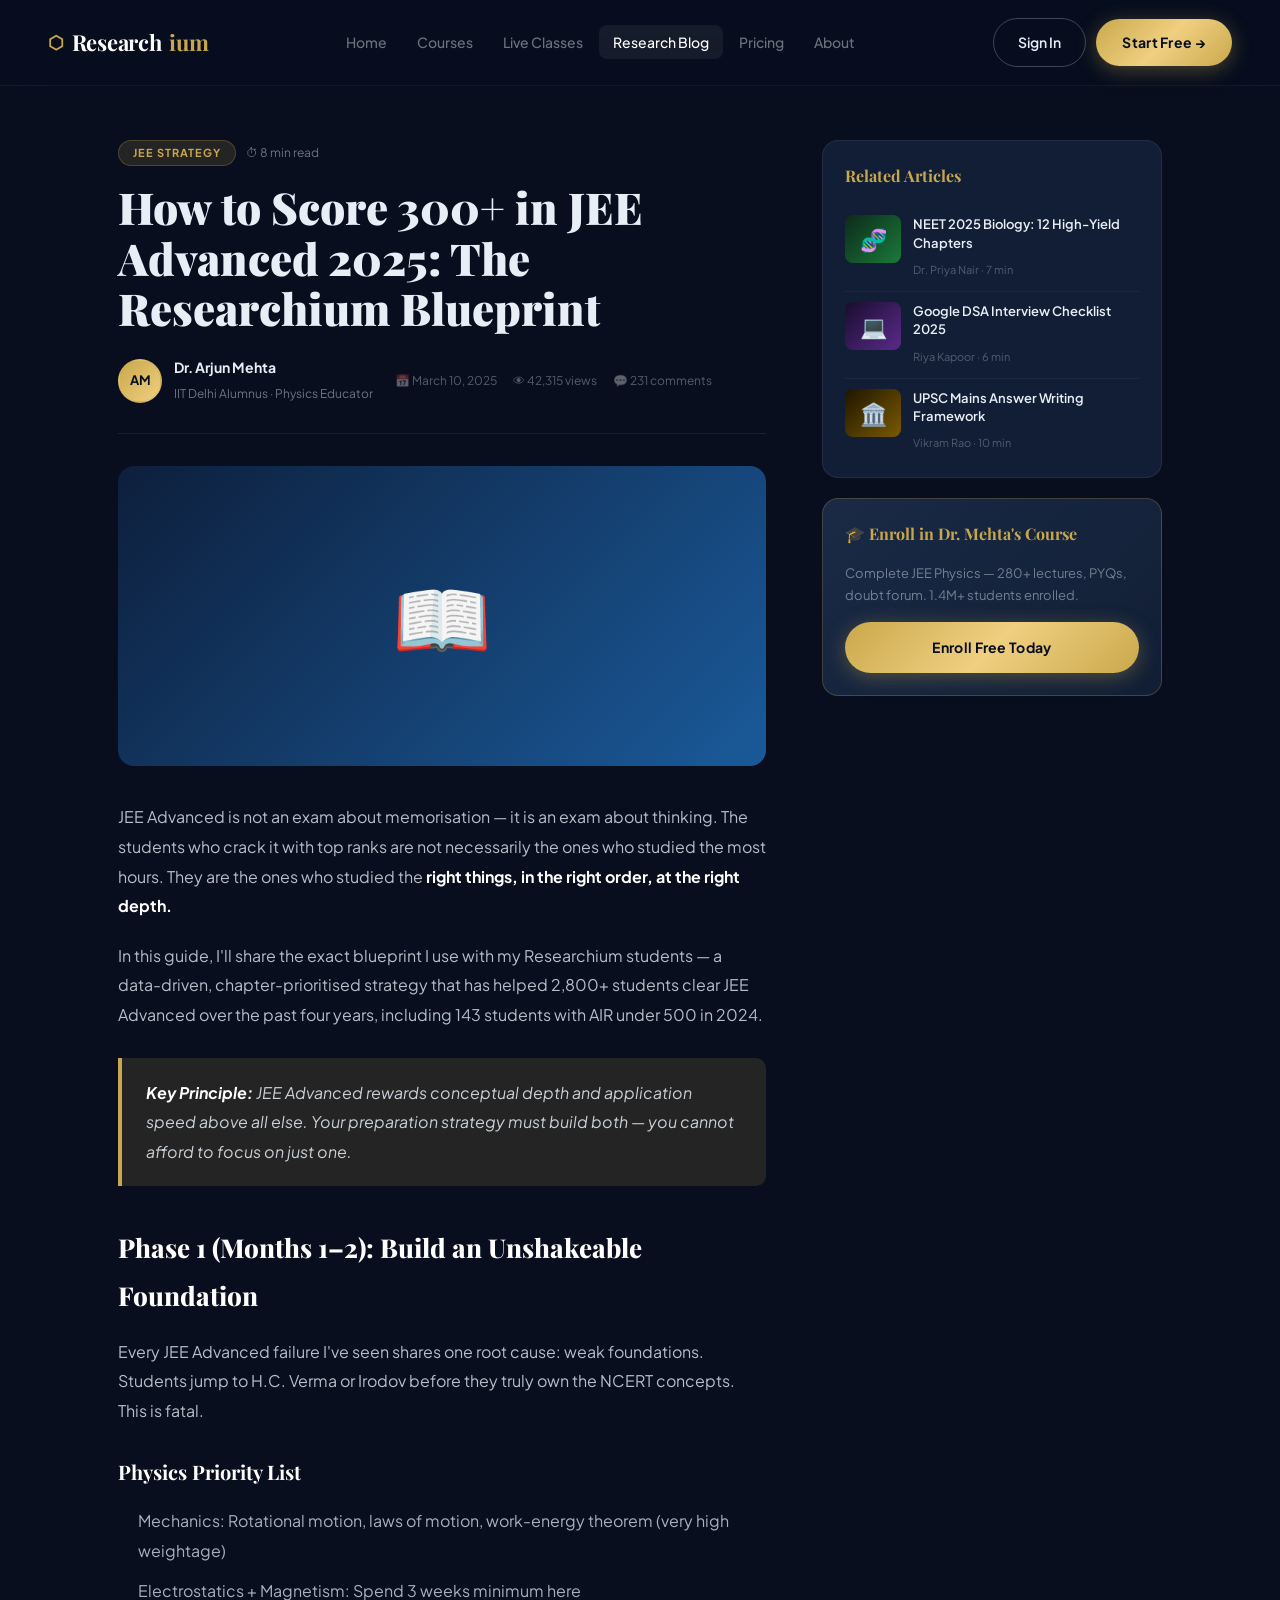
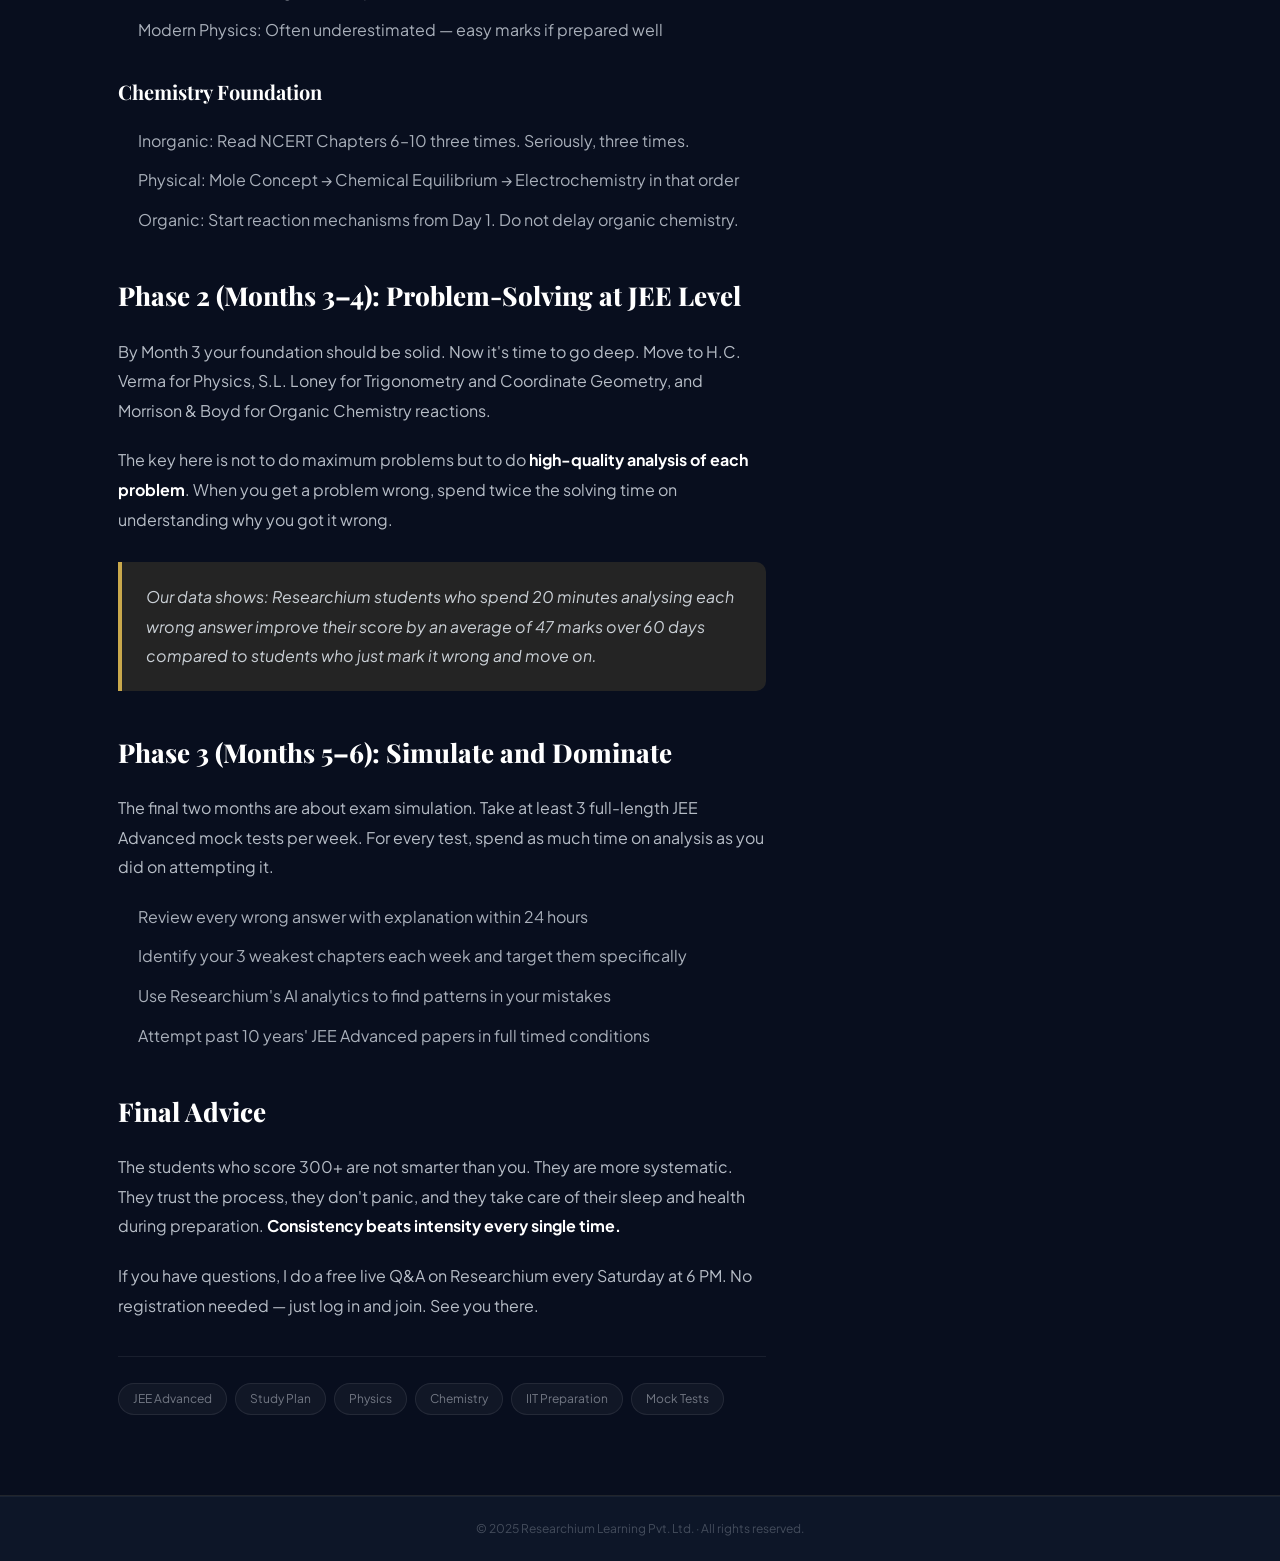
<file: blog-post.html>
<!DOCTYPE html>
<html lang="en">
<head>
  <meta charset="UTF-8"/><meta name="viewport" content="width=device-width, initial-scale=1.0"/>
  <title>How to Score 300+ in JEE Advanced 2025 – Researchium Blog</title>
  <link rel="preconnect" href="https://fonts.googleapis.com"/>
  <link href="https://fonts.googleapis.com/css2?family=Playfair+Display:wght@400;600;700;800;900&family=Plus+Jakarta+Sans:wght@300;400;500;600;700&display=swap" rel="stylesheet"/>
  <link rel="stylesheet" href="../css/style.css"/>
  <style>
    .post-wrap{max-width:1100px;margin:100px auto 0;padding:40px 28px 80px;display:grid;grid-template-columns:1fr 340px;gap:56px;align-items:start}
    .post-tag-row{display:flex;gap:10px;align-items:center;margin-bottom:16px}
    .p-cat{background:var(--gold-dim);border:1px solid var(--gold-border);color:var(--gold);padding:3px 14px;border-radius:20px;font-size:11px;font-weight:700;letter-spacing:1px;text-transform:uppercase}
    .p-read{font-size:12px;color:var(--muted)}
    .post-title{font-family:var(--fh);font-size:clamp(26px,4vw,44px);font-weight:900;line-height:1.15;margin-bottom:22px}
    .post-meta-bar{display:flex;align-items:center;gap:22px;margin-bottom:32px;padding-bottom:28px;border-bottom:1px solid rgba(255,255,255,0.07);flex-wrap:wrap}
    .p-author{display:flex;align-items:center;gap:12px}
    .p-av{width:44px;height:44px;border-radius:50%;background:linear-gradient(135deg,#c9a84c,#f0d080);display:flex;align-items:center;justify-content:center;font-family:var(--fb);font-size:13px;font-weight:700;color:var(--navy);flex-shrink:0;border:2px solid var(--gold-border)}
    .p-author strong{display:block;font-size:14px;font-weight:700}
    .p-author span{font-size:12px;color:var(--muted)}
    .p-meta-items{display:flex;gap:16px;font-size:12px;color:rgba(232,238,246,0.35);flex-wrap:wrap}
    .post-hero-img{width:100%;height:300px;border-radius:var(--r);background:linear-gradient(135deg,#0d1f3c,#1a5a9a);display:flex;align-items:center;justify-content:center;font-size:80px;margin-bottom:36px}
    .post-body{font-size:16px;line-height:1.85;color:rgba(232,238,246,0.78)}
    .post-body h2{font-family:var(--fh);font-size:26px;font-weight:800;color:var(--white);margin:38px 0 16px}
    .post-body h3{font-family:var(--fh);font-size:20px;font-weight:700;color:var(--white);margin:28px 0 12px}
    .post-body p{margin-bottom:20px}
    .post-body ul,.post-body ol{margin:16px 0 20px 20px;display:flex;flex-direction:column;gap:10px}
    .post-body li{color:rgba(232,238,246,0.72)}
    .post-body strong{color:var(--white)}
    .callout{background:var(--gold-dim);border-left:4px solid var(--gold);border-radius:0 var(--r-sm) var(--r-sm) 0;padding:20px 24px;margin:28px 0}
    .callout p{margin:0;font-style:italic;color:rgba(232,238,246,0.85)}
    .post-tags{display:flex;gap:8px;flex-wrap:wrap;margin-top:36px;padding-top:26px;border-top:1px solid rgba(255,255,255,0.07)}
    .post-tags a{padding:5px 14px;background:rgba(255,255,255,0.04);border:1px solid rgba(255,255,255,0.08);border-radius:20px;font-size:12px;color:var(--muted);transition:var(--tr)}
    .post-tags a:hover{color:var(--gold);border-color:var(--gold-border)}
    .sb-widget{background:var(--navy-3);border:1px solid rgba(255,255,255,0.07);border-radius:var(--r);padding:22px;margin-bottom:20px}
    .sb-widget h3{font-family:var(--fh);font-size:16px;font-weight:700;margin-bottom:16px;color:var(--gold)}
    .rel-post{display:flex;gap:12px;padding:10px 0;border-bottom:1px solid rgba(255,255,255,0.05);cursor:pointer;transition:var(--tr)}
    .rel-post:last-child{border:none;padding-bottom:0}
    .rel-post:hover h4{color:var(--gold)}
    .rel-thumb{width:56px;height:48px;border-radius:8px;flex-shrink:0;display:flex;align-items:center;justify-content:center;font-size:22px}
    .rel-post h4{font-size:13px;font-weight:600;line-height:1.4;margin-bottom:3px;transition:var(--tr)}
    .rel-post span{font-size:11px;color:rgba(232,238,246,0.3)}
    @media(max-width:1024px){.post-wrap{grid-template-columns:1fr}}
  </style>
</head>
<body>
<nav class="navbar" id="navbar">
  <div class="nav-inner">
    <a href="../index.html" class="logo"><span class="logo-icon">⬡</span>Research<span class="logo-gold">ium</span></a>
    <ul class="nav-links" id="navLinks">
      <li><a href="../index.html">Home</a></li>
      <li><a href="courses.html">Courses</a></li>
      <li><a href="live.html">Live Classes</a></li>
      <li><a href="blog.html" class="nav-active">Research Blog</a></li>
      <li><a href="pricing.html">Pricing</a></li>
      <li><a href="about.html">About</a></li>
    </ul>
    <div class="nav-actions">
      <a href="login.html" class="btn-ghost">Sign In</a>
      <a href="signup.html" class="btn-gold">Start Free →</a>
    </div>
    <button class="hamburger" id="hamburger"><span></span><span></span><span></span></button>
  </div>
</nav>

<div class="post-wrap">
  <article>
    <div class="post-tag-row">
      <a href="blog.html" class="p-cat">JEE Strategy</a>
      <span class="p-read">⏱ 8 min read</span>
    </div>
    <h1 class="post-title">How to Score 300+ in JEE Advanced 2025: The Researchium Blueprint</h1>
    <div class="post-meta-bar">
      <div class="p-author">
        <div class="p-av">AM</div>
        <div><strong>Dr. Arjun Mehta</strong><span>IIT Delhi Alumnus · Physics Educator</span></div>
      </div>
      <div class="p-meta-items">
        <span>📅 March 10, 2025</span>
        <span>👁 42,315 views</span>
        <span>💬 231 comments</span>
      </div>
    </div>
    <div class="post-hero-img">📖</div>
    <div class="post-body">
      <p>JEE Advanced is not an exam about memorisation — it is an exam about thinking. The students who crack it with top ranks are not necessarily the ones who studied the most hours. They are the ones who studied the <strong>right things, in the right order, at the right depth.</strong></p>
      <p>In this guide, I'll share the exact blueprint I use with my Researchium students — a data-driven, chapter-prioritised strategy that has helped 2,800+ students clear JEE Advanced over the past four years, including 143 students with AIR under 500 in 2024.</p>

      <div class="callout"><p><strong>Key Principle:</strong> JEE Advanced rewards conceptual depth and application speed above all else. Your preparation strategy must build both — you cannot afford to focus on just one.</p></div>

      <h2>Phase 1 (Months 1–2): Build an Unshakeable Foundation</h2>
      <p>Every JEE Advanced failure I've seen shares one root cause: weak foundations. Students jump to H.C. Verma or Irodov before they truly own the NCERT concepts. This is fatal.</p>
      <h3>Physics Priority List</h3>
      <ul>
        <li>Mechanics: Rotational motion, laws of motion, work-energy theorem (very high weightage)</li>
        <li>Electrostatics + Magnetism: Spend 3 weeks minimum here</li>
        <li>Modern Physics: Often underestimated — easy marks if prepared well</li>
      </ul>
      <h3>Chemistry Foundation</h3>
      <ul>
        <li>Inorganic: Read NCERT Chapters 6–10 three times. Seriously, three times.</li>
        <li>Physical: Mole Concept → Chemical Equilibrium → Electrochemistry in that order</li>
        <li>Organic: Start reaction mechanisms from Day 1. Do not delay organic chemistry.</li>
      </ul>

      <h2>Phase 2 (Months 3–4): Problem-Solving at JEE Level</h2>
      <p>By Month 3 your foundation should be solid. Now it's time to go deep. Move to H.C. Verma for Physics, S.L. Loney for Trigonometry and Coordinate Geometry, and Morrison & Boyd for Organic Chemistry reactions.</p>
      <p>The key here is not to do maximum problems but to do <strong>high-quality analysis of each problem</strong>. When you get a problem wrong, spend twice the solving time on understanding why you got it wrong.</p>

      <div class="callout"><p>Our data shows: Researchium students who spend 20 minutes analysing each wrong answer improve their score by an average of 47 marks over 60 days compared to students who just mark it wrong and move on.</p></div>

      <h2>Phase 3 (Months 5–6): Simulate and Dominate</h2>
      <p>The final two months are about exam simulation. Take at least 3 full-length JEE Advanced mock tests per week. For every test, spend as much time on analysis as you did on attempting it.</p>
      <ul>
        <li>Review every wrong answer with explanation within 24 hours</li>
        <li>Identify your 3 weakest chapters each week and target them specifically</li>
        <li>Use Researchium's AI analytics to find patterns in your mistakes</li>
        <li>Attempt past 10 years' JEE Advanced papers in full timed conditions</li>
      </ul>

      <h2>Final Advice</h2>
      <p>The students who score 300+ are not smarter than you. They are more systematic. They trust the process, they don't panic, and they take care of their sleep and health during preparation. <strong>Consistency beats intensity every single time.</strong></p>
      <p>If you have questions, I do a free live Q&A on Researchium every Saturday at 6 PM. No registration needed — just log in and join. See you there.</p>
    </div>
    <div class="post-tags">
      <a href="#">JEE Advanced</a><a href="#">Study Plan</a><a href="#">Physics</a>
      <a href="#">Chemistry</a><a href="#">IIT Preparation</a><a href="#">Mock Tests</a>
    </div>
  </article>

  <aside>
    <div class="sb-widget">
      <h3>Related Articles</h3>
      <div class="rel-post"><div class="rel-thumb" style="background:linear-gradient(135deg,#0d2a1a,#1a7a3a)">🧬</div><div><h4>NEET 2025 Biology: 12 High-Yield Chapters</h4><span>Dr. Priya Nair · 7 min</span></div></div>
      <div class="rel-post"><div class="rel-thumb" style="background:linear-gradient(135deg,#1a0d2e,#5a2a8a)">💻</div><div><h4>Google DSA Interview Checklist 2025</h4><span>Riya Kapoor · 6 min</span></div></div>
      <div class="rel-post"><div class="rel-thumb" style="background:linear-gradient(135deg,#1f1500,#7a5a00)">🏛️</div><div><h4>UPSC Mains Answer Writing Framework</h4><span>Vikram Rao · 10 min</span></div></div>
    </div>
    <div class="sb-widget" style="background:linear-gradient(135deg,var(--navy-4),var(--navy-3));border-color:var(--gold-border)">
      <h3>🎓 Enroll in Dr. Mehta's Course</h3>
      <p style="font-size:13px;color:var(--muted);margin-bottom:16px">Complete JEE Physics — 280+ lectures, PYQs, doubt forum. 1.4M+ students enrolled.</p>
      <a href="signup.html" class="btn-gold btn-full-w">Enroll Free Today</a>
    </div>
  </aside>
</div>

<footer class="site-footer"><div class="footer-bottom"><p>© 2025 Researchium Learning Pvt. Ltd. · All rights reserved.</p></div></footer>
<script src="../js/main.js"></script>
</body>
</html>
</file>
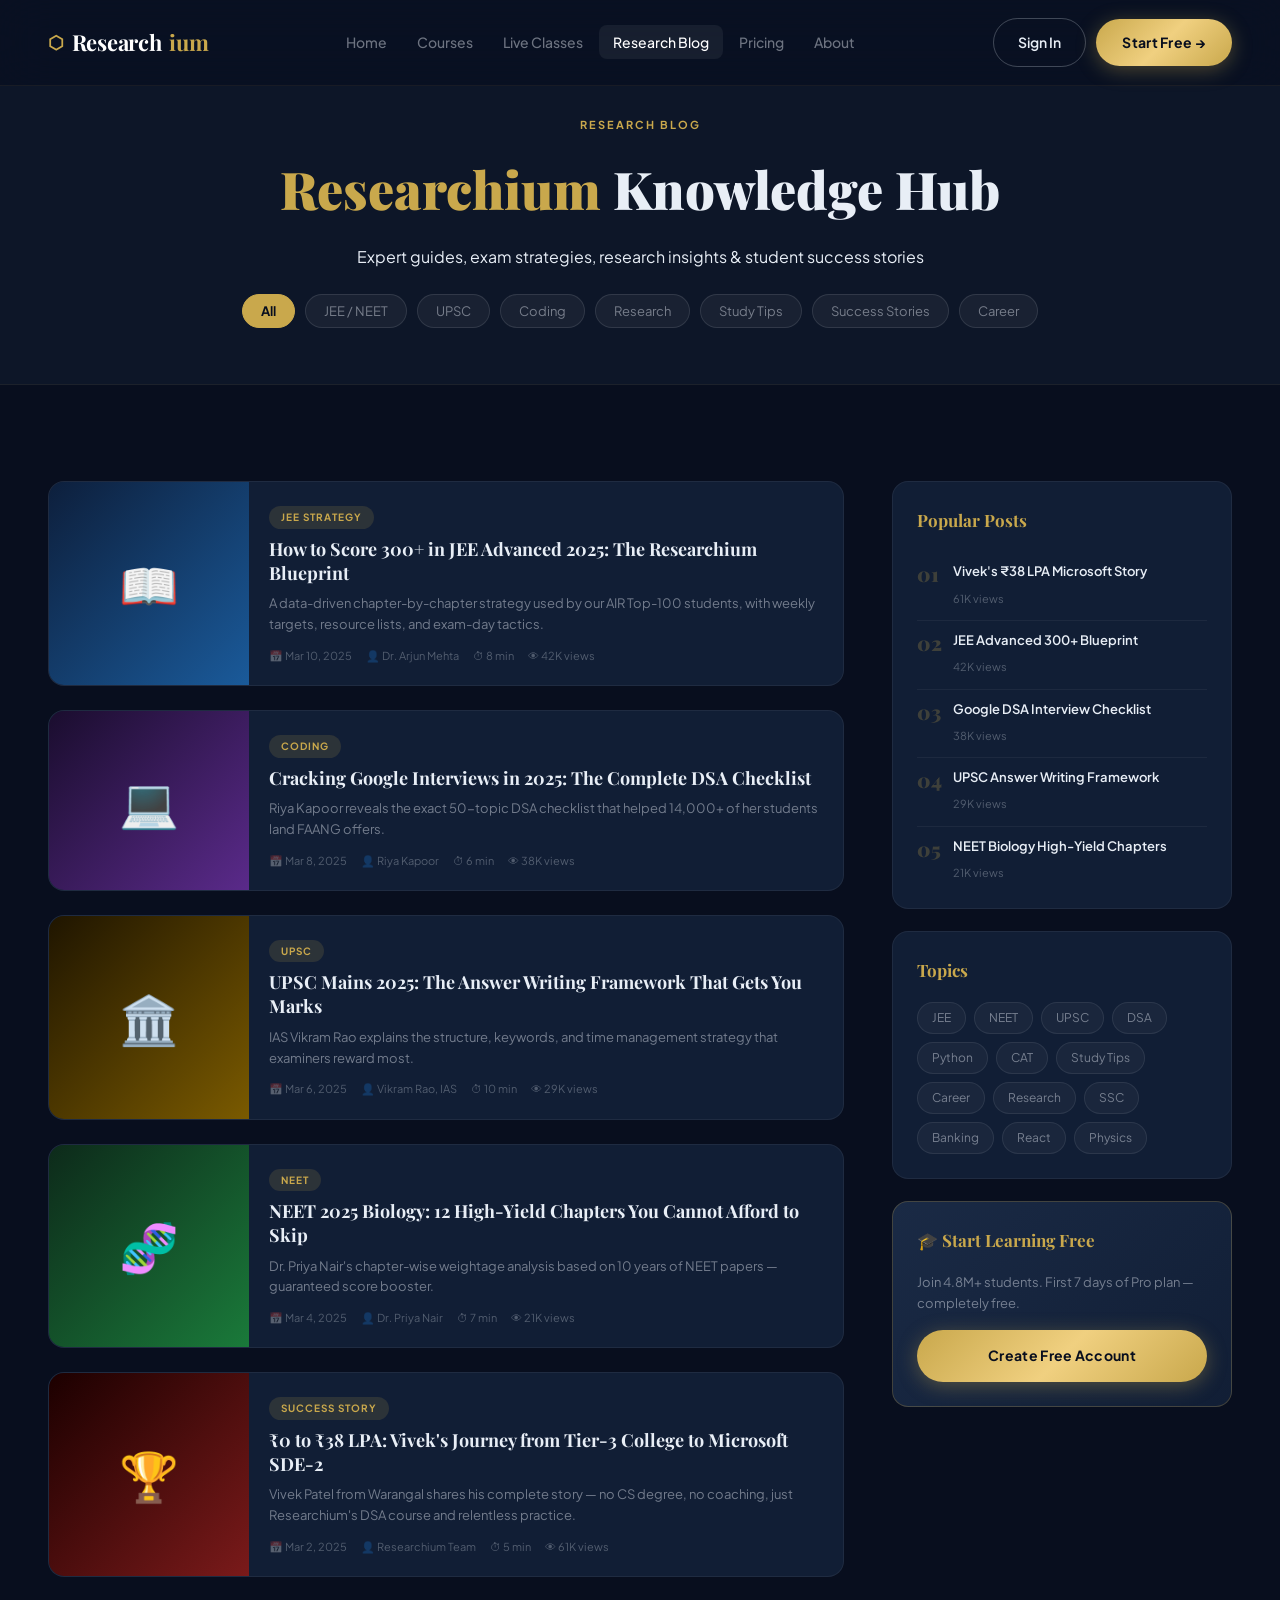
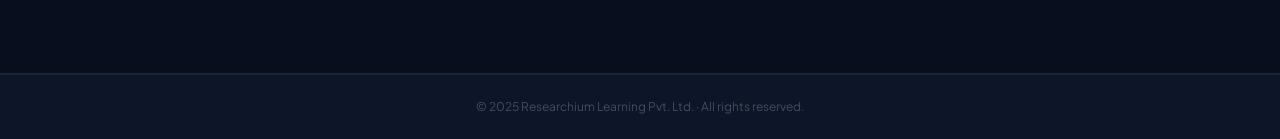
<file: blog.html>
<!DOCTYPE html>
<html lang="en">
<head>
  <meta charset="UTF-8"/><meta name="viewport" content="width=device-width, initial-scale=1.0"/>
  <title>Research Blog – Researchium</title>
  <link rel="preconnect" href="https://fonts.googleapis.com"/>
  <link href="https://fonts.googleapis.com/css2?family=Playfair+Display:wght@400;600;700;800;900&family=Plus+Jakarta+Sans:wght@300;400;500;600;700&display=swap" rel="stylesheet"/>
  <link rel="stylesheet" href="../css/style.css"/>
  <style>
    .blog-hero{padding:110px 28px 56px;text-align:center;background:var(--navy-2);border-bottom:1px solid rgba(201,168,76,0.08)}
    .blog-hero h1{font-family:var(--fh);font-size:clamp(28px,5vw,52px);font-weight:900;margin-bottom:12px}
    .blog-tags-row{display:flex;gap:10px;justify-content:center;flex-wrap:wrap;margin-top:24px}
    .blog-tag-btn{padding:8px 18px;border-radius:50px;background:rgba(255,255,255,0.05);border:1px solid rgba(255,255,255,0.1);font-size:13px;cursor:pointer;transition:var(--tr);color:var(--muted);font-family:var(--fb)}
    .blog-tag-btn:hover,.blog-tag-btn.active{background:var(--gold);border-color:var(--gold);color:var(--navy);font-weight:700}
    .blog-layout{display:grid;grid-template-columns:1fr 340px;gap:48px;align-items:start}
    .blog-list{display:flex;flex-direction:column;gap:24px}
    .blog-row-card{display:flex;gap:20px;background:var(--navy-3);border:1px solid rgba(255,255,255,0.06);border-radius:var(--r);overflow:hidden;transition:var(--tr);cursor:pointer}
    .blog-row-card:hover{border-color:var(--gold-border);transform:translateX(4px)}
    .brc-img{width:200px;flex-shrink:0;min-height:140px;display:flex;align-items:center;justify-content:center;font-size:48px}
    .brc-body{padding:20px 20px 20px 0;flex:1}
    .brc-cat{display:inline-block;background:var(--gold-dim);color:var(--gold);padding:3px 12px;border-radius:20px;font-size:10px;font-weight:700;letter-spacing:1px;text-transform:uppercase;margin-bottom:8px}
    .brc-body h3{font-family:var(--fh);font-size:18px;font-weight:700;margin-bottom:8px;line-height:1.35}
    .brc-body p{font-size:13px;color:var(--muted);margin-bottom:12px;line-height:1.6}
    .brc-meta{display:flex;gap:14px;font-size:11px;color:rgba(232,238,246,0.3);flex-wrap:wrap}
    .sidebar-widget{background:var(--navy-3);border:1px solid rgba(255,255,255,0.06);border-radius:var(--r);padding:24px;margin-bottom:22px}
    .sidebar-widget h3{font-family:var(--fh);font-size:17px;font-weight:700;margin-bottom:18px;color:var(--gold)}
    .pop-post{display:flex;gap:12px;padding:10px 0;border-bottom:1px solid rgba(255,255,255,0.05);align-items:flex-start}
    .pop-post:last-child{border:none;padding-bottom:0}
    .pop-num{font-family:var(--fh);font-size:20px;font-weight:900;color:var(--gold-border);width:24px;flex-shrink:0;line-height:1.2}
    .pop-post h4{font-size:13px;font-weight:600;line-height:1.4;margin-bottom:3px}
    .pop-post span{font-size:11px;color:rgba(232,238,246,0.3)}
    .tag-cloud{display:flex;flex-wrap:wrap;gap:8px}
    .tag-cloud a{padding:5px 14px;background:rgba(255,255,255,0.04);border:1px solid rgba(255,255,255,0.08);border-radius:20px;font-size:12px;color:var(--muted);transition:var(--tr)}
    .tag-cloud a:hover{color:var(--gold);border-color:var(--gold-border)}
    @media(max-width:1024px){.blog-layout{grid-template-columns:1fr}}
    @media(max-width:600px){.brc-img{display:none}}
  </style>
</head>
<body>
<nav class="navbar" id="navbar">
  <div class="nav-inner">
    <a href="../index.html" class="logo"><span class="logo-icon">⬡</span>Research<span class="logo-gold">ium</span></a>
    <ul class="nav-links" id="navLinks">
      <li><a href="../index.html">Home</a></li>
      <li><a href="courses.html">Courses</a></li>
      <li><a href="live.html">Live Classes</a></li>
      <li><a href="blog.html" class="nav-active">Research Blog</a></li>
      <li><a href="pricing.html">Pricing</a></li>
      <li><a href="about.html">About</a></li>
    </ul>
    <div class="nav-actions">
      <a href="login.html" class="btn-ghost">Sign In</a>
      <a href="signup.html" class="btn-gold">Start Free →</a>
    </div>
    <button class="hamburger" id="hamburger"><span></span><span></span><span></span></button>
  </div>
</nav>

<div class="blog-hero">
  <div class="sec-tag">RESEARCH BLOG</div>
  <h1><span class="gold">Researchium</span> Knowledge Hub</h1>
  <p>Expert guides, exam strategies, research insights & student success stories</p>
  <div class="blog-tags-row">
    <button class="blog-tag-btn active">All</button>
    <button class="blog-tag-btn">JEE / NEET</button>
    <button class="blog-tag-btn">UPSC</button>
    <button class="blog-tag-btn">Coding</button>
    <button class="blog-tag-btn">Research</button>
    <button class="blog-tag-btn">Study Tips</button>
    <button class="blog-tag-btn">Success Stories</button>
    <button class="blog-tag-btn">Career</button>
  </div>
</div>

<section class="section">
  <div class="container">
    <div class="blog-layout">
      <div class="blog-list">
        <a href="blog-post.html" class="blog-row-card">
          <div class="brc-img" style="background:linear-gradient(135deg,#0d1f3c,#1a5a9a)">📖</div>
          <div class="brc-body">
            <div class="brc-cat">JEE Strategy</div>
            <h3>How to Score 300+ in JEE Advanced 2025: The Researchium Blueprint</h3>
            <p>A data-driven chapter-by-chapter strategy used by our AIR Top-100 students, with weekly targets, resource lists, and exam-day tactics.</p>
            <div class="brc-meta"><span>📅 Mar 10, 2025</span><span>👤 Dr. Arjun Mehta</span><span>⏱ 8 min</span><span>👁 42K views</span></div>
          </div>
        </a>
        <a href="blog-post.html" class="blog-row-card">
          <div class="brc-img" style="background:linear-gradient(135deg,#1a0d2e,#5a2a8a)">💻</div>
          <div class="brc-body">
            <div class="brc-cat">Coding</div>
            <h3>Cracking Google Interviews in 2025: The Complete DSA Checklist</h3>
            <p>Riya Kapoor reveals the exact 50-topic DSA checklist that helped 14,000+ of her students land FAANG offers.</p>
            <div class="brc-meta"><span>📅 Mar 8, 2025</span><span>👤 Riya Kapoor</span><span>⏱ 6 min</span><span>👁 38K views</span></div>
          </div>
        </a>
        <a href="blog-post.html" class="blog-row-card">
          <div class="brc-img" style="background:linear-gradient(135deg,#1f1500,#7a5a00)">🏛️</div>
          <div class="brc-body">
            <div class="brc-cat">UPSC</div>
            <h3>UPSC Mains 2025: The Answer Writing Framework That Gets You Marks</h3>
            <p>IAS Vikram Rao explains the structure, keywords, and time management strategy that examiners reward most.</p>
            <div class="brc-meta"><span>📅 Mar 6, 2025</span><span>👤 Vikram Rao, IAS</span><span>⏱ 10 min</span><span>👁 29K views</span></div>
          </div>
        </a>
        <a href="blog-post.html" class="blog-row-card">
          <div class="brc-img" style="background:linear-gradient(135deg,#0d2a1a,#1a7a3a)">🧬</div>
          <div class="brc-body">
            <div class="brc-cat">NEET</div>
            <h3>NEET 2025 Biology: 12 High-Yield Chapters You Cannot Afford to Skip</h3>
            <p>Dr. Priya Nair's chapter-wise weightage analysis based on 10 years of NEET papers — guaranteed score booster.</p>
            <div class="brc-meta"><span>📅 Mar 4, 2025</span><span>👤 Dr. Priya Nair</span><span>⏱ 7 min</span><span>👁 21K views</span></div>
          </div>
        </a>
        <a href="blog-post.html" class="blog-row-card">
          <div class="brc-img" style="background:linear-gradient(135deg,#1c0000,#7a1a1a)">🏆</div>
          <div class="brc-body">
            <div class="brc-cat">Success Story</div>
            <h3>₹0 to ₹38 LPA: Vivek's Journey from Tier-3 College to Microsoft SDE-2</h3>
            <p>Vivek Patel from Warangal shares his complete story — no CS degree, no coaching, just Researchium's DSA course and relentless practice.</p>
            <div class="brc-meta"><span>📅 Mar 2, 2025</span><span>👤 Researchium Team</span><span>⏱ 5 min</span><span>👁 61K views</span></div>
          </div>
        </a>
      </div>

      <aside>
        <div class="sidebar-widget">
          <h3>Popular Posts</h3>
          <div class="pop-post"><div class="pop-num">01</div><div><h4>Vivek's ₹38 LPA Microsoft Story</h4><span>61K views</span></div></div>
          <div class="pop-post"><div class="pop-num">02</div><div><h4>JEE Advanced 300+ Blueprint</h4><span>42K views</span></div></div>
          <div class="pop-post"><div class="pop-num">03</div><div><h4>Google DSA Interview Checklist</h4><span>38K views</span></div></div>
          <div class="pop-post"><div class="pop-num">04</div><div><h4>UPSC Answer Writing Framework</h4><span>29K views</span></div></div>
          <div class="pop-post"><div class="pop-num">05</div><div><h4>NEET Biology High-Yield Chapters</h4><span>21K views</span></div></div>
        </div>
        <div class="sidebar-widget">
          <h3>Topics</h3>
          <div class="tag-cloud">
            <a href="#">JEE</a><a href="#">NEET</a><a href="#">UPSC</a><a href="#">DSA</a>
            <a href="#">Python</a><a href="#">CAT</a><a href="#">Study Tips</a>
            <a href="#">Career</a><a href="#">Research</a><a href="#">SSC</a>
            <a href="#">Banking</a><a href="#">React</a><a href="#">Physics</a>
          </div>
        </div>
        <div class="sidebar-widget" style="background:linear-gradient(135deg,var(--navy-4),var(--navy-3));border-color:var(--gold-border)">
          <h3>🎓 Start Learning Free</h3>
          <p style="font-size:13px;color:var(--muted);margin-bottom:16px">Join 4.8M+ students. First 7 days of Pro plan — completely free.</p>
          <a href="signup.html" class="btn-gold btn-full-w">Create Free Account</a>
        </div>
      </aside>
    </div>
  </div>
</section>

<footer class="site-footer"><div class="footer-bottom"><p>© 2025 Researchium Learning Pvt. Ltd. · All rights reserved.</p></div></footer>
<script src="../js/main.js"></script>
</body>
</html>
</file>
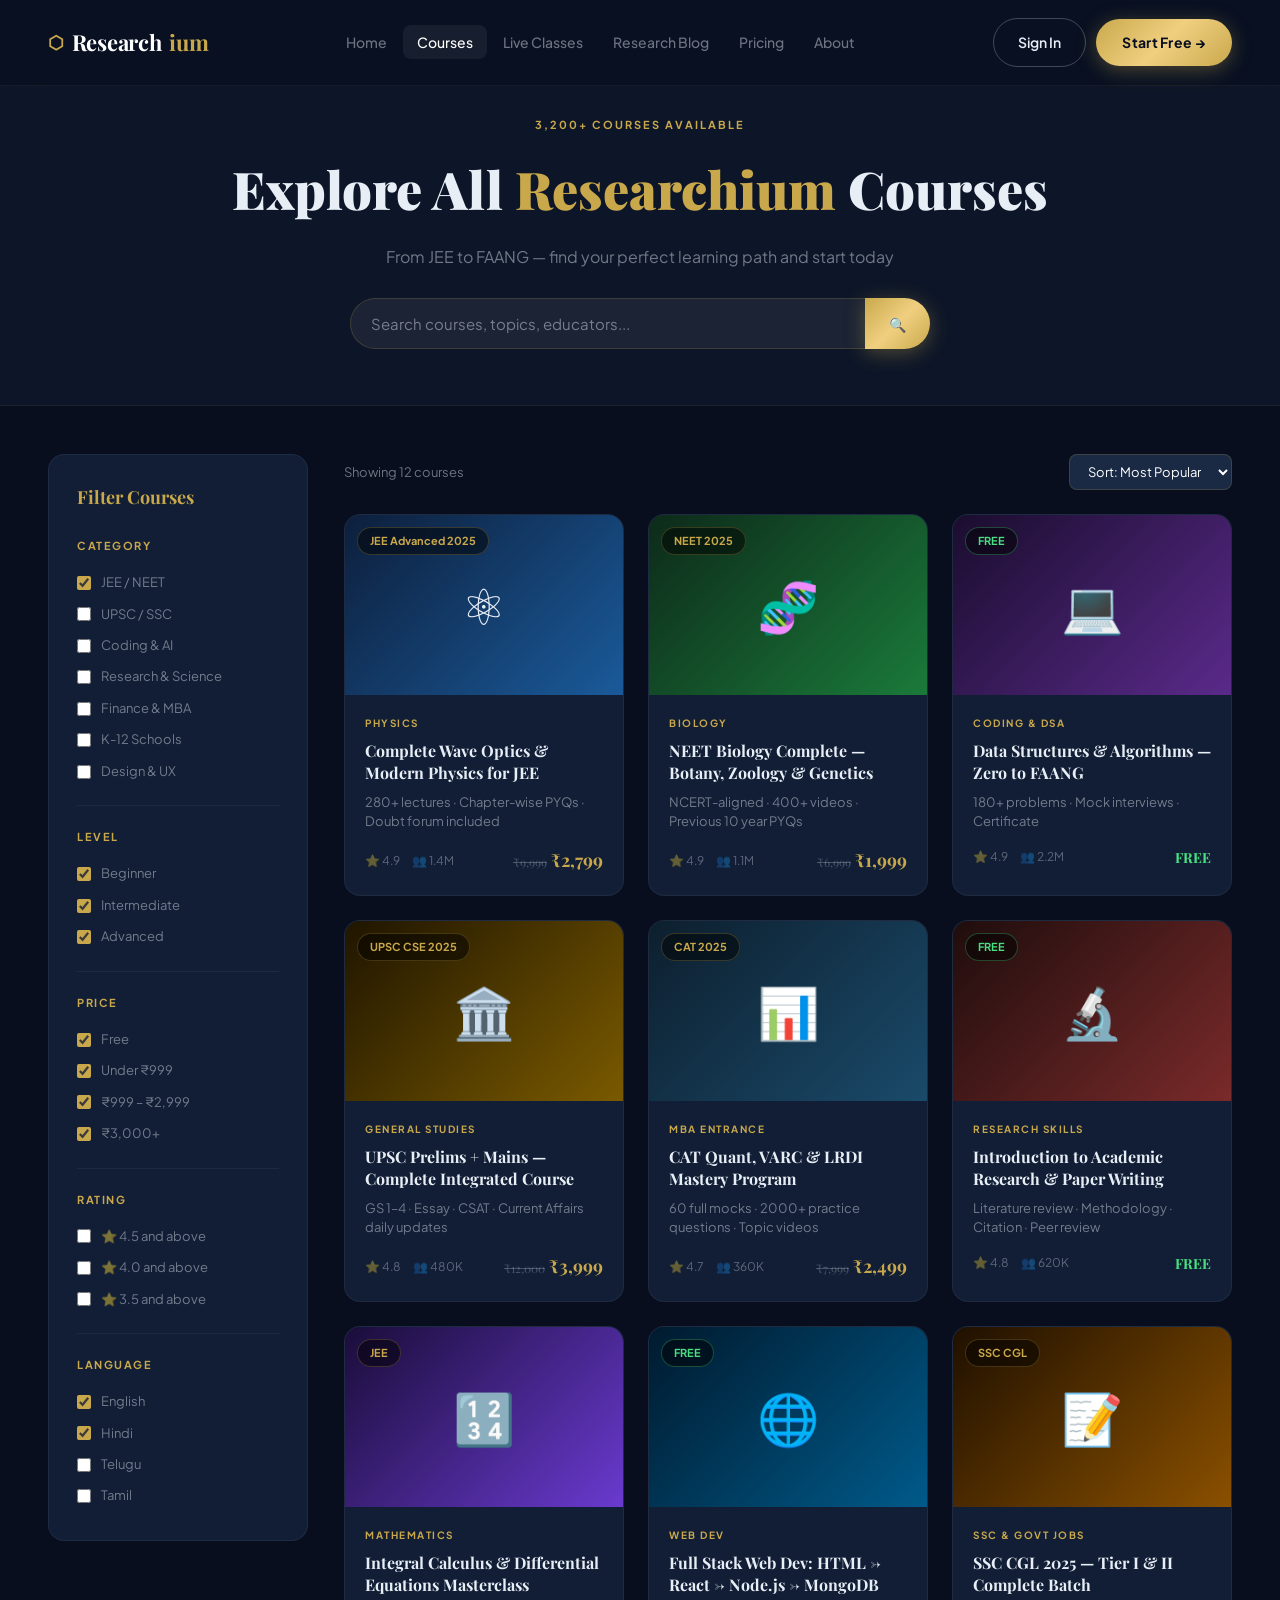
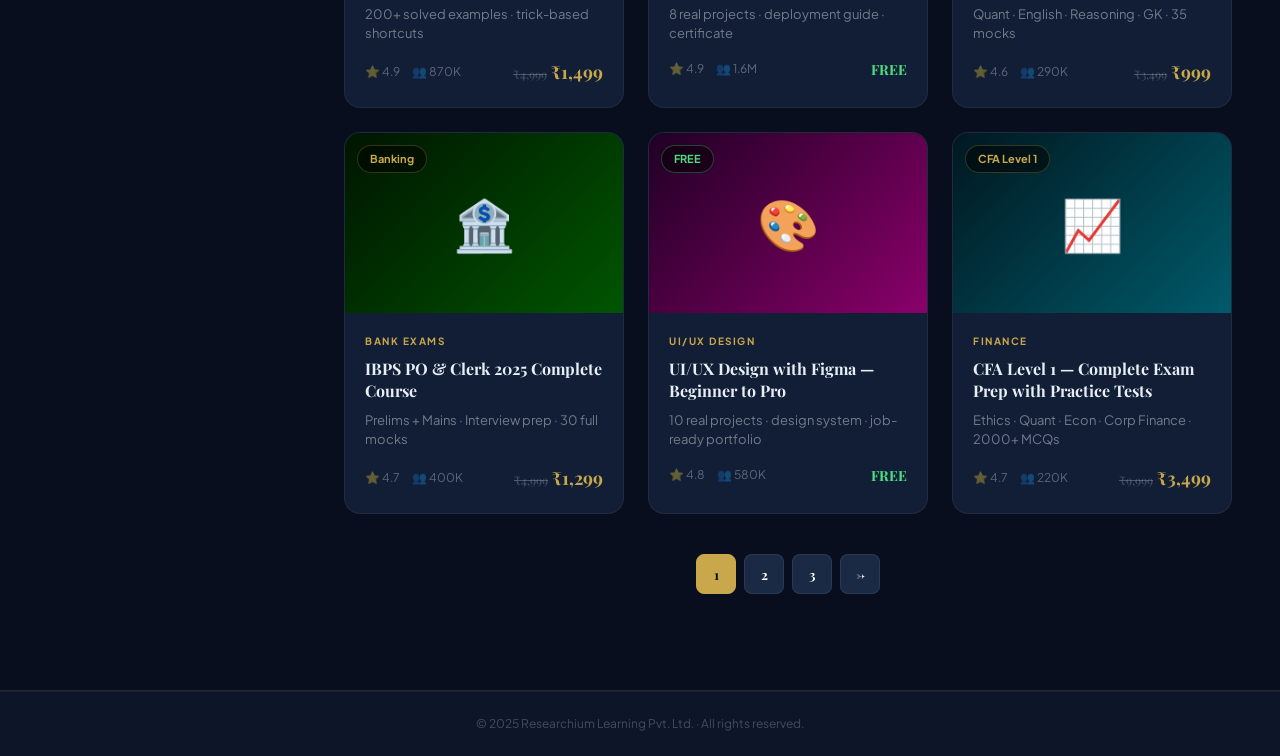
<file: courses.html>
<!DOCTYPE html>
<html lang="en">
<head>
  <meta charset="UTF-8"/><meta name="viewport" content="width=device-width, initial-scale=1.0"/>
  <title>All Courses – Researchium</title>
  <link rel="preconnect" href="https://fonts.googleapis.com"/>
  <link href="https://fonts.googleapis.com/css2?family=Playfair+Display:wght@400;600;700;800;900&family=Plus+Jakarta+Sans:wght@300;400;500;600;700&display=swap" rel="stylesheet"/>
  <link rel="stylesheet" href="../css/style.css"/>
  <style>
    .page-hero{padding:110px 28px 56px;background:var(--navy-2);border-bottom:1px solid rgba(201,168,76,0.08);text-align:center}
    .page-hero h1{font-family:var(--fh);font-size:clamp(28px,5vw,52px);font-weight:900;margin-bottom:12px}
    .page-hero p{color:var(--muted);font-size:16px;margin-bottom:28px}
    .search-wrap{max-width:580px;margin:0 auto;display:flex;gap:0}
    .search-wrap input{flex:1;padding:15px 20px;background:rgba(255,255,255,0.06);border:1px solid rgba(201,168,76,0.2);border-right:none;border-radius:50px 0 0 50px;color:var(--white);font-family:var(--fb);font-size:15px;outline:none}
    .search-wrap input:focus{border-color:var(--gold)}
    .search-wrap input::placeholder{color:var(--muted)}
    .search-wrap .btn-gold{border-radius:0 50px 50px 0;padding:15px 24px}
    .courses-layout{display:grid;grid-template-columns:260px 1fr;gap:36px;align-items:start}
    .filter-panel{background:var(--navy-3);border:1px solid rgba(255,255,255,0.06);border-radius:var(--r);padding:28px;position:sticky;top:88px}
    .filter-panel h3{font-family:var(--fh);font-size:18px;font-weight:700;margin-bottom:24px;color:var(--gold)}
    .fg{margin-bottom:22px;padding-bottom:18px;border-bottom:1px solid rgba(255,255,255,0.05)}
    .fg:last-child{border:none;margin:0;padding:0}
    .fg h4{font-size:11px;font-weight:700;letter-spacing:1.5px;text-transform:uppercase;color:var(--gold);margin-bottom:12px}
    .fg label{display:flex;align-items:center;gap:10px;font-size:13px;color:var(--muted);cursor:pointer;padding:5px 0;transition:var(--tr)}
    .fg label:hover{color:var(--white)}
    .fg input[type=checkbox]{accent-color:var(--gold);width:14px;height:14px}
    .toolbar{display:flex;align-items:center;justify-content:space-between;margin-bottom:24px}
    .results-label{font-size:13px;color:var(--muted)}
    .sort-sel{background:var(--navy-4);border:1px solid rgba(201,168,76,0.2);color:var(--white);padding:8px 14px;border-radius:8px;font-family:var(--fb);font-size:13px;cursor:pointer;outline:none}
    .pagination{display:flex;gap:8px;justify-content:center;margin-top:40px}
    .pag-btn{width:40px;height:40px;border-radius:8px;background:var(--navy-4);border:1px solid rgba(255,255,255,0.08);color:var(--white);cursor:pointer;font-family:var(--fh);font-weight:700;transition:var(--tr)}
    .pag-btn:hover,.pag-btn.active{background:var(--gold);color:var(--navy);border-color:var(--gold)}
    @media(max-width:768px){.courses-layout{grid-template-columns:1fr}.filter-panel{position:static}}
  </style>
</head>
<body>
<nav class="navbar" id="navbar">
  <div class="nav-inner">
    <a href="../index.html" class="logo"><span class="logo-icon">⬡</span>Research<span class="logo-gold">ium</span></a>
    <ul class="nav-links" id="navLinks">
      <li><a href="../index.html">Home</a></li>
      <li><a href="courses.html" class="nav-active">Courses</a></li>
      <li><a href="live.html">Live Classes</a></li>
      <li><a href="blog.html">Research Blog</a></li>
      <li><a href="pricing.html">Pricing</a></li>
      <li><a href="about.html">About</a></li>
    </ul>
    <div class="nav-actions">
      <a href="login.html" class="btn-ghost">Sign In</a>
      <a href="signup.html" class="btn-gold">Start Free →</a>
    </div>
    <button class="hamburger" id="hamburger"><span></span><span></span><span></span></button>
  </div>
</nav>

<div class="page-hero">
  <div class="sec-tag">3,200+ COURSES AVAILABLE</div>
  <h1>Explore All <span class="gold">Researchium</span> Courses</h1>
  <p>From JEE to FAANG — find your perfect learning path and start today</p>
  <div class="search-wrap">
    <input type="text" id="searchBox" placeholder="Search courses, topics, educators..."/>
    <button class="btn-gold">🔍</button>
  </div>
</div>

<section class="section" style="padding-top:48px">
  <div class="container">
    <div class="courses-layout">
      <aside class="filter-panel">
        <h3>Filter Courses</h3>
        <div class="fg">
          <h4>Category</h4>
          <label><input type="checkbox" class="filter-cb" checked/> JEE / NEET</label>
          <label><input type="checkbox" class="filter-cb"/> UPSC / SSC</label>
          <label><input type="checkbox" class="filter-cb"/> Coding & AI</label>
          <label><input type="checkbox" class="filter-cb"/> Research & Science</label>
          <label><input type="checkbox" class="filter-cb"/> Finance & MBA</label>
          <label><input type="checkbox" class="filter-cb"/> K-12 Schools</label>
          <label><input type="checkbox" class="filter-cb"/> Design & UX</label>
        </div>
        <div class="fg">
          <h4>Level</h4>
          <label><input type="checkbox" checked/> Beginner</label>
          <label><input type="checkbox" checked/> Intermediate</label>
          <label><input type="checkbox" checked/> Advanced</label>
        </div>
        <div class="fg">
          <h4>Price</h4>
          <label><input type="checkbox" checked/> Free</label>
          <label><input type="checkbox" checked/> Under ₹999</label>
          <label><input type="checkbox" checked/> ₹999 – ₹2,999</label>
          <label><input type="checkbox" checked/> ₹3,000+</label>
        </div>
        <div class="fg">
          <h4>Rating</h4>
          <label><input type="checkbox"/> ⭐ 4.5 and above</label>
          <label><input type="checkbox"/> ⭐ 4.0 and above</label>
          <label><input type="checkbox"/> ⭐ 3.5 and above</label>
        </div>
        <div class="fg">
          <h4>Language</h4>
          <label><input type="checkbox" checked/> English</label>
          <label><input type="checkbox" checked/> Hindi</label>
          <label><input type="checkbox"/> Telugu</label>
          <label><input type="checkbox"/> Tamil</label>
        </div>
      </aside>
      <div>
        <div class="toolbar">
          <span class="results-label" id="resultsCount">Showing 12 courses</span>
          <select class="sort-sel" id="sortSelect">
            <option value="popular">Sort: Most Popular</option>
            <option value="rating">Highest Rated</option>
            <option value="newest">Newest First</option>
            <option value="price-asc">Price: Low → High</option>
          </select>
        </div>
        <div class="courses-grid" id="allCoursesGrid"></div>
        <div class="pagination">
          <button class="pag-btn active">1</button>
          <button class="pag-btn">2</button>
          <button class="pag-btn">3</button>
          <button class="pag-btn">→</button>
        </div>
      </div>
    </div>
  </div>
</section>

<footer class="site-footer"><div class="footer-bottom"><p>© 2025 Researchium Learning Pvt. Ltd. · All rights reserved.</p></div></footer>
<script src="../js/main.js"></script>
</body>
</html>
</file>
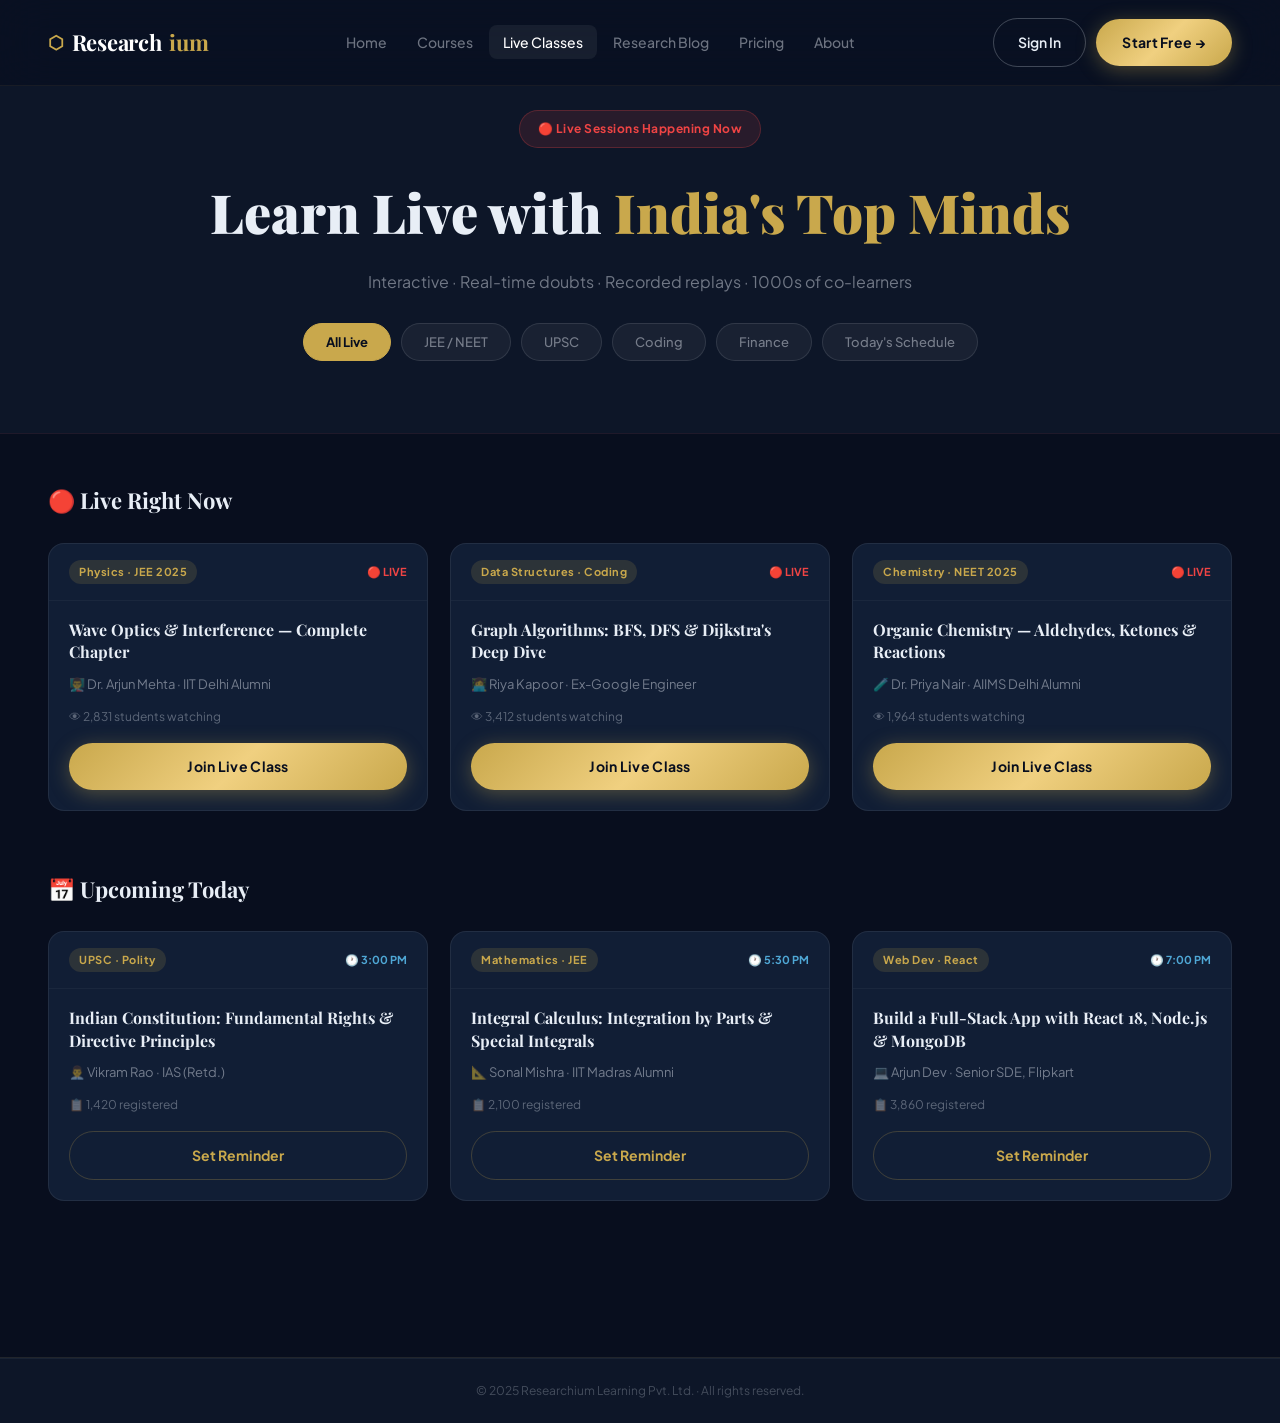
<file: live.html>
<!DOCTYPE html>
<html lang="en">
<head>
  <meta charset="UTF-8"/><meta name="viewport" content="width=device-width, initial-scale=1.0"/>
  <title>Live Classes – Researchium</title>
  <link rel="preconnect" href="https://fonts.googleapis.com"/>
  <link href="https://fonts.googleapis.com/css2?family=Playfair+Display:wght@400;600;700;800;900&family=Plus+Jakarta+Sans:wght@300;400;500;600;700&display=swap" rel="stylesheet"/>
  <link rel="stylesheet" href="../css/style.css"/>
  <style>
    .live-hero{padding:110px 28px 56px;text-align:center;background:var(--navy-2);border-bottom:1px solid rgba(239,68,68,0.08)}
    .live-hero h1{font-family:var(--fh);font-size:clamp(30px,5vw,54px);font-weight:900;margin-bottom:12px}
    .live-hero p{color:var(--muted);font-size:16px;margin-bottom:28px}
    .sched-tabs{display:flex;gap:10px;justify-content:center;flex-wrap:wrap;margin-bottom:16px}
    .sched-tab{padding:10px 22px;border-radius:50px;background:rgba(255,255,255,0.05);border:1px solid rgba(255,255,255,0.1);font-size:13px;cursor:pointer;transition:var(--tr);color:var(--muted);font-family:var(--fb);font-weight:500}
    .sched-tab:hover,.sched-tab.active{background:var(--gold);border-color:var(--gold);color:var(--navy);font-weight:700}
    .live-section-title{font-family:var(--fh);font-size:22px;font-weight:700;margin-bottom:24px;display:flex;align-items:center;gap:12px}
    .live-grid{display:grid;grid-template-columns:repeat(3,1fr);gap:22px;margin-bottom:60px}
    .live-full-card{background:var(--navy-3);border:1px solid rgba(255,255,255,0.07);border-radius:var(--r);overflow:hidden;transition:var(--tr)}
    .live-full-card:hover{border-color:var(--gold-border);transform:translateY(-4px)}
    .lfc-top{padding:16px 20px;display:flex;justify-content:space-between;align-items:center;border-bottom:1px solid rgba(255,255,255,0.04)}
    .lfc-subject{font-size:11px;font-weight:700;color:var(--gold);background:var(--gold-dim);padding:3px 10px;border-radius:20px;letter-spacing:0.5px}
    .lfc-live{font-size:11px;font-weight:700;color:#ef4444}
    .lfc-upcoming{color:var(--sky)!important}
    .lfc-body{padding:18px 20px 20px}
    .lfc-body h3{font-family:var(--fh);font-size:16px;font-weight:700;margin-bottom:10px;line-height:1.4}
    .lfc-edu{font-size:13px;color:var(--muted);margin-bottom:12px}
    .lfc-viewers{font-size:12px;color:rgba(232,238,246,0.35);margin-bottom:16px}
    @media(max-width:768px){.live-grid{grid-template-columns:1fr}}
  </style>
</head>
<body>
<nav class="navbar" id="navbar">
  <div class="nav-inner">
    <a href="../index.html" class="logo"><span class="logo-icon">⬡</span>Research<span class="logo-gold">ium</span></a>
    <ul class="nav-links" id="navLinks">
      <li><a href="../index.html">Home</a></li>
      <li><a href="courses.html">Courses</a></li>
      <li><a href="live.html" class="nav-active">Live Classes</a></li>
      <li><a href="blog.html">Research Blog</a></li>
      <li><a href="pricing.html">Pricing</a></li>
      <li><a href="about.html">About</a></li>
    </ul>
    <div class="nav-actions">
      <a href="login.html" class="btn-ghost">Sign In</a>
      <a href="signup.html" class="btn-gold">Start Free →</a>
    </div>
    <button class="hamburger" id="hamburger"><span></span><span></span><span></span></button>
  </div>
</nav>

<div class="live-hero">
  <div class="live-badge-pill" style="display:inline-block;margin-bottom:20px">🔴 Live Sessions Happening Now</div>
  <h1>Learn Live with <span class="gold">India's Top Minds</span></h1>
  <p>Interactive · Real-time doubts · Recorded replays · 1000s of co-learners</p>
  <div class="sched-tabs">
    <button class="sched-tab active">All Live</button>
    <button class="sched-tab">JEE / NEET</button>
    <button class="sched-tab">UPSC</button>
    <button class="sched-tab">Coding</button>
    <button class="sched-tab">Finance</button>
    <button class="sched-tab">Today's Schedule</button>
  </div>
</div>

<section class="section" style="padding-top:48px">
  <div class="container">
    <div class="live-section-title">🔴 Live Right Now</div>
    <div class="live-grid">
      <div class="live-full-card">
        <div class="lfc-top"><div class="lfc-subject">Physics · JEE 2025</div><div class="lfc-live">🔴 LIVE</div></div>
        <div class="lfc-body">
          <h3>Wave Optics & Interference — Complete Chapter</h3>
          <div class="lfc-edu">👨‍🏫 Dr. Arjun Mehta · IIT Delhi Alumni</div>
          <div class="lfc-viewers">👁 2,831 students watching</div>
          <a href="signup.html" class="btn-gold" style="display:block;text-align:center">Join Live Class</a>
        </div>
      </div>
      <div class="live-full-card">
        <div class="lfc-top"><div class="lfc-subject">Data Structures · Coding</div><div class="lfc-live">🔴 LIVE</div></div>
        <div class="lfc-body">
          <h3>Graph Algorithms: BFS, DFS & Dijkstra's Deep Dive</h3>
          <div class="lfc-edu">👩‍💻 Riya Kapoor · Ex-Google Engineer</div>
          <div class="lfc-viewers">👁 3,412 students watching</div>
          <a href="signup.html" class="btn-gold" style="display:block;text-align:center">Join Live Class</a>
        </div>
      </div>
      <div class="live-full-card">
        <div class="lfc-top"><div class="lfc-subject">Chemistry · NEET 2025</div><div class="lfc-live">🔴 LIVE</div></div>
        <div class="lfc-body">
          <h3>Organic Chemistry — Aldehydes, Ketones & Reactions</h3>
          <div class="lfc-edu">🧪 Dr. Priya Nair · AIIMS Delhi Alumni</div>
          <div class="lfc-viewers">👁 1,964 students watching</div>
          <a href="signup.html" class="btn-gold" style="display:block;text-align:center">Join Live Class</a>
        </div>
      </div>
    </div>

    <div class="live-section-title">📅 Upcoming Today</div>
    <div class="live-grid">
      <div class="live-full-card">
        <div class="lfc-top"><div class="lfc-subject">UPSC · Polity</div><div class="lfc-live lfc-upcoming">🕐 3:00 PM</div></div>
        <div class="lfc-body">
          <h3>Indian Constitution: Fundamental Rights & Directive Principles</h3>
          <div class="lfc-edu">👨‍💼 Vikram Rao · IAS (Retd.)</div>
          <div class="lfc-viewers">📋 1,420 registered</div>
          <a href="signup.html" class="btn-outline-gold" style="display:block;text-align:center;padding:12px">Set Reminder</a>
        </div>
      </div>
      <div class="live-full-card">
        <div class="lfc-top"><div class="lfc-subject">Mathematics · JEE</div><div class="lfc-live lfc-upcoming">🕐 5:30 PM</div></div>
        <div class="lfc-body">
          <h3>Integral Calculus: Integration by Parts & Special Integrals</h3>
          <div class="lfc-edu">📐 Sonal Mishra · IIT Madras Alumni</div>
          <div class="lfc-viewers">📋 2,100 registered</div>
          <a href="signup.html" class="btn-outline-gold" style="display:block;text-align:center;padding:12px">Set Reminder</a>
        </div>
      </div>
      <div class="live-full-card">
        <div class="lfc-top"><div class="lfc-subject">Web Dev · React</div><div class="lfc-live lfc-upcoming">🕐 7:00 PM</div></div>
        <div class="lfc-body">
          <h3>Build a Full-Stack App with React 18, Node.js & MongoDB</h3>
          <div class="lfc-edu">💻 Arjun Dev · Senior SDE, Flipkart</div>
          <div class="lfc-viewers">📋 3,860 registered</div>
          <a href="signup.html" class="btn-outline-gold" style="display:block;text-align:center;padding:12px">Set Reminder</a>
        </div>
      </div>
    </div>
  </div>
</section>

<footer class="site-footer"><div class="footer-bottom"><p>© 2025 Researchium Learning Pvt. Ltd. · All rights reserved.</p></div></footer>
<script src="../js/main.js"></script>
</body>
</html>
</file>
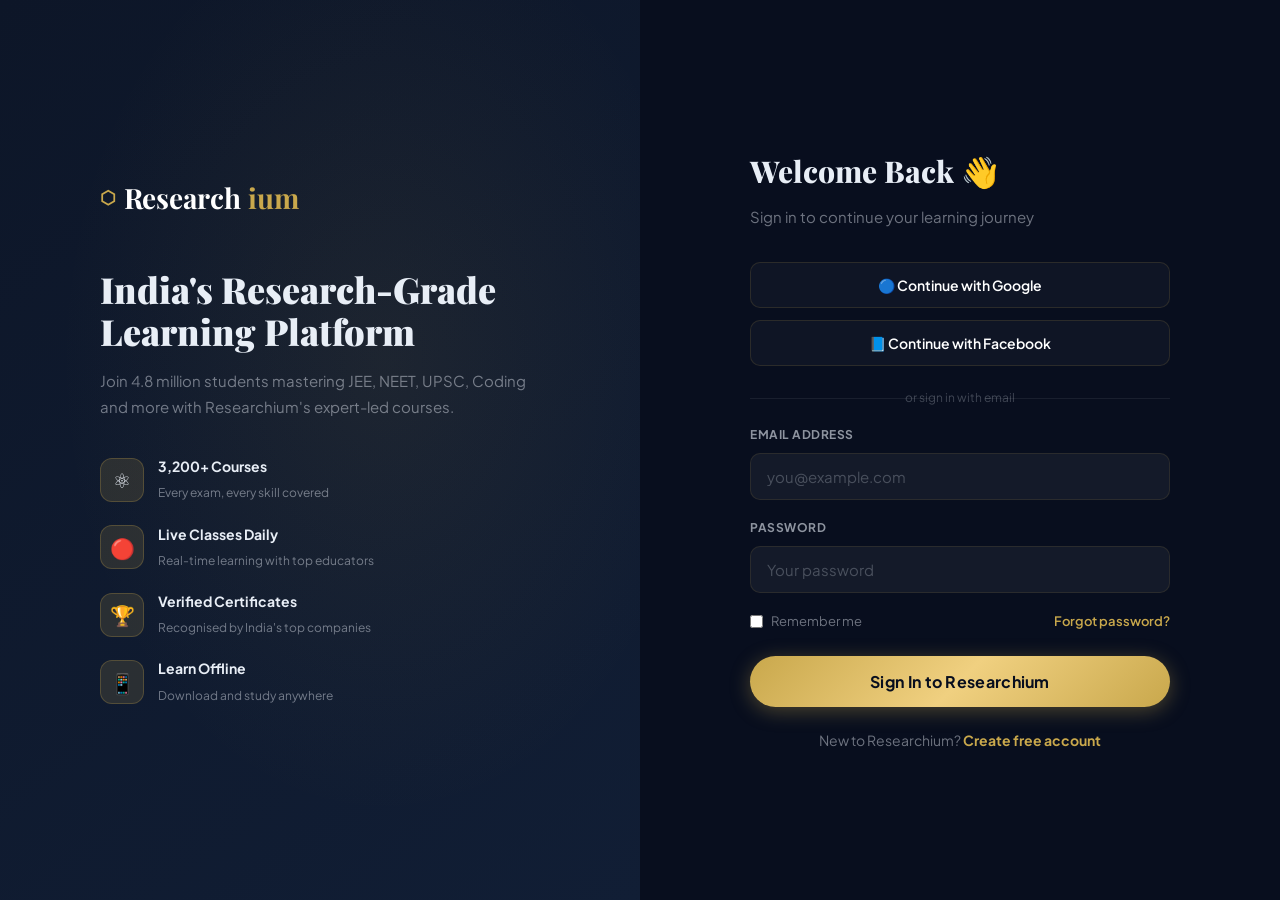
<file: login.html>
<!DOCTYPE html>
<html lang="en">
<head>
  <meta charset="UTF-8"/><meta name="viewport" content="width=device-width, initial-scale=1.0"/>
  <title>Sign In – Researchium</title>
  <link rel="preconnect" href="https://fonts.googleapis.com"/>
  <link href="https://fonts.googleapis.com/css2?family=Playfair+Display:wght@400;600;700;800;900&family=Plus+Jakarta+Sans:wght@300;400;500;600;700&display=swap" rel="stylesheet"/>
  <link rel="stylesheet" href="../css/style.css"/>
  <style>
    body{min-height:100vh;display:flex}
    .auth-wrap{display:flex;width:100%;min-height:100vh}
    .auth-left{flex:1;background:linear-gradient(145deg,var(--navy-2),var(--navy-3));display:flex;align-items:center;justify-content:center;padding:60px;position:relative;overflow:hidden}
    .auth-left::before{content:'';position:absolute;inset:0;background:radial-gradient(ellipse at 60% 40%,rgba(201,168,76,0.08),transparent 60%)}
    .auth-left-inner{position:relative;z-index:1;max-width:440px}
    .auth-left .logo{font-family:var(--fh);font-size:28px;font-weight:700;margin-bottom:48px;display:flex;align-items:center;gap:8px}
    .auth-left h2{font-family:var(--fh);font-size:36px;font-weight:900;margin-bottom:16px;line-height:1.15}
    .auth-left p{color:var(--muted);font-size:15px;line-height:1.7;margin-bottom:36px}
    .auth-feat{display:flex;align-items:center;gap:14px;margin-bottom:18px}
    .af-icon{width:44px;height:44px;border-radius:12px;background:var(--gold-dim);border:1px solid var(--gold-border);display:flex;align-items:center;justify-content:center;font-size:20px;flex-shrink:0}
    .af-text strong{display:block;font-size:14px;font-weight:700}
    .af-text span{font-size:12px;color:var(--muted)}
    .auth-right{flex:1;display:flex;align-items:center;justify-content:center;padding:60px;background:var(--navy)}
    .auth-box{width:100%;max-width:420px}
    .auth-box h3{font-family:var(--fh);font-size:30px;font-weight:800;margin-bottom:8px}
    .auth-box .sub{color:var(--muted);font-size:15px;margin-bottom:32px}
    .social-btns{display:flex;flex-direction:column;gap:12px;margin-bottom:22px}
    .soc-btn{display:flex;align-items:center;justify-content:center;gap:12px;padding:13px;border:1px solid rgba(201,168,76,0.15);border-radius:var(--r-sm);background:rgba(255,255,255,0.03);font-size:14px;font-weight:600;cursor:pointer;transition:var(--tr);color:var(--white);font-family:var(--fb)}
    .soc-btn:hover{background:rgba(255,255,255,0.07);border-color:var(--gold-border)}
    .or-divider{text-align:center;color:rgba(232,238,246,0.25);font-size:12px;margin:18px 0;position:relative}
    .or-divider::before,.or-divider::after{content:'';position:absolute;top:50%;width:44%;height:1px;background:rgba(255,255,255,0.07)}
    .or-divider::before{left:0}.or-divider::after{right:0}
    .form-grp{margin-bottom:18px}
    .form-grp label{display:block;font-size:12px;font-weight:700;color:rgba(232,238,246,0.6);letter-spacing:0.5px;text-transform:uppercase;margin-bottom:8px}
    .form-grp input{width:100%;padding:13px 16px;background:rgba(255,255,255,0.05);border:1px solid rgba(201,168,76,0.12);border-radius:var(--r-sm);color:var(--white);font-family:var(--fb);font-size:15px;outline:none;transition:var(--tr)}
    .form-grp input:focus{border-color:var(--gold);background:rgba(201,168,76,0.04)}
    .form-grp input::placeholder{color:rgba(232,238,246,0.25)}
    .form-row{display:flex;justify-content:space-between;align-items:center;margin-bottom:24px}
    .rem-lbl{display:flex;align-items:center;gap:8px;font-size:13px;color:var(--muted);cursor:pointer}
    .rem-lbl input{accent-color:var(--gold)}
    .forgot{font-size:13px;color:var(--gold);font-weight:600}
    .auth-switch{text-align:center;font-size:14px;color:var(--muted);margin-top:22px}
    .auth-switch a{color:var(--gold);font-weight:700}
    @media(max-width:768px){.auth-left{display:none}.auth-right{padding:40px 24px}}
  </style>
</head>
<body>
<div class="auth-wrap">
  <div class="auth-left">
    <div class="auth-left-inner">
      <a href="../index.html" class="logo"><span class="logo-icon">⬡</span>Research<span class="logo-gold">ium</span></a>
      <h2>India's Research-Grade Learning Platform</h2>
      <p>Join 4.8 million students mastering JEE, NEET, UPSC, Coding and more with Researchium's expert-led courses.</p>
      <div class="auth-feat"><div class="af-icon">⚛️</div><div class="af-text"><strong>3,200+ Courses</strong><span>Every exam, every skill covered</span></div></div>
      <div class="auth-feat"><div class="af-icon">🔴</div><div class="af-text"><strong>Live Classes Daily</strong><span>Real-time learning with top educators</span></div></div>
      <div class="auth-feat"><div class="af-icon">🏆</div><div class="af-text"><strong>Verified Certificates</strong><span>Recognised by India's top companies</span></div></div>
      <div class="auth-feat"><div class="af-icon">📱</div><div class="af-text"><strong>Learn Offline</strong><span>Download and study anywhere</span></div></div>
    </div>
  </div>
  <div class="auth-right">
    <div class="auth-box">
      <h3>Welcome Back 👋</h3>
      <p class="sub">Sign in to continue your learning journey</p>
      <div class="social-btns">
        <button class="soc-btn">🔵 Continue with Google</button>
        <button class="soc-btn">📘 Continue with Facebook</button>
      </div>
      <div class="or-divider">or sign in with email</div>
      <form onsubmit="return false">
        <div class="form-grp"><label>Email Address</label><input type="email" placeholder="you@example.com"/></div>
        <div class="form-grp"><label>Password</label><input type="password" placeholder="Your password"/></div>
        <div class="form-row">
          <label class="rem-lbl"><input type="checkbox"/> Remember me</label>
          <a href="#" class="forgot">Forgot password?</a>
        </div>
        <button type="submit" class="btn-gold" style="width:100%;padding:15px;font-size:16px;border-radius:50px">Sign In to Researchium</button>
      </form>
      <div class="auth-switch">New to Researchium? <a href="signup.html">Create free account</a></div>
    </div>
  </div>
</div>
</body>
</html>
</file>
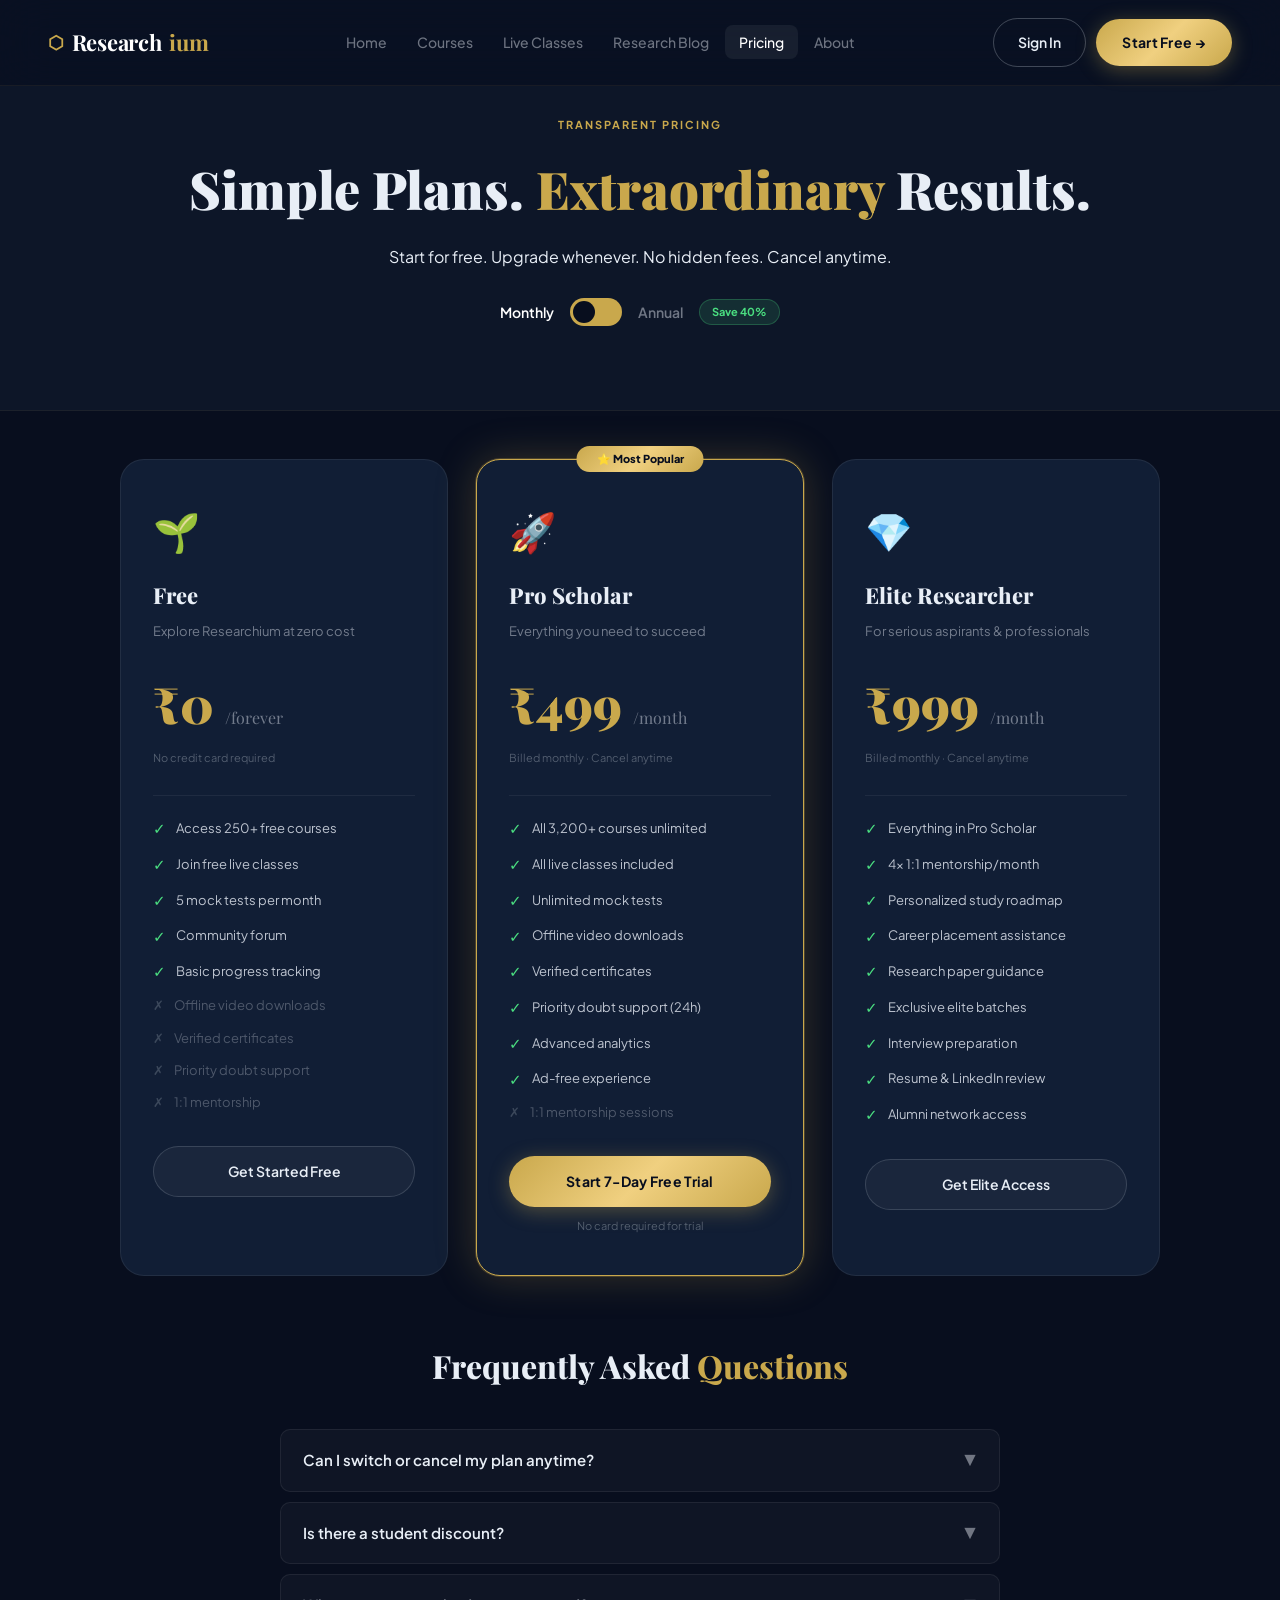
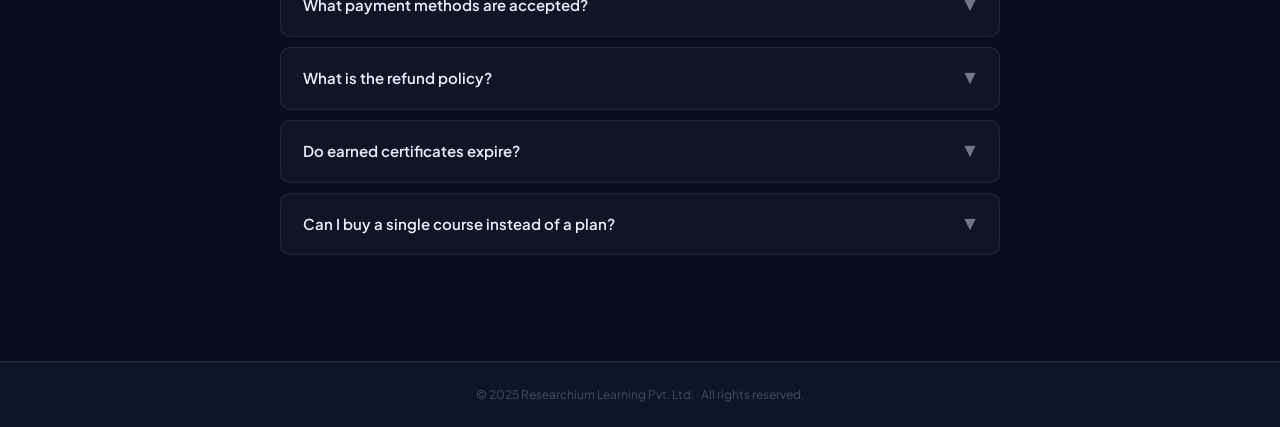
<file: pricing.html>
<!DOCTYPE html>
<html lang="en">
<head>
  <meta charset="UTF-8"/><meta name="viewport" content="width=device-width, initial-scale=1.0"/>
  <title>Pricing – Researchium</title>
  <link rel="preconnect" href="https://fonts.googleapis.com"/>
  <link href="https://fonts.googleapis.com/css2?family=Playfair+Display:wght@400;600;700;800;900&family=Plus+Jakarta+Sans:wght@300;400;500;600;700&display=swap" rel="stylesheet"/>
  <link rel="stylesheet" href="../css/style.css"/>
  <style>
    .pricing-hero{padding:110px 28px 56px;text-align:center;background:var(--navy-2);border-bottom:1px solid rgba(201,168,76,0.08)}
    .pricing-hero h1{font-family:var(--fh);font-size:clamp(28px,5vw,52px);font-weight:900;margin-bottom:12px}
    .billing-toggle{display:flex;align-items:center;gap:16px;justify-content:center;margin:28px 0}
    .toggle-lbl{font-size:14px;color:var(--muted);font-weight:600}
    .toggle-lbl.on{color:var(--white)}
    .t-switch{width:52px;height:28px;background:var(--gold);border-radius:50px;cursor:pointer;position:relative;transition:var(--tr)}
    .t-switch::after{content:'';width:22px;height:22px;background:var(--navy);border-radius:50%;position:absolute;top:3px;left:3px;transition:var(--tr)}
    .t-switch.annual::after{left:27px}
    .save-pill{background:rgba(74,222,128,0.12);border:1px solid rgba(74,222,128,0.25);color:#4ade80;padding:3px 12px;border-radius:20px;font-size:11px;font-weight:700}
    .big-plans{display:grid;grid-template-columns:repeat(3,1fr);gap:28px;max-width:1040px;margin:0 auto}
    .big-plan{background:var(--navy-3);border:1px solid rgba(255,255,255,0.07);border-radius:var(--r-lg);padding:40px 32px;position:relative;transition:var(--tr)}
    .big-plan:hover{transform:translateY(-6px)}
    .big-plan.featured{border-color:var(--gold);box-shadow:0 0 0 1px var(--gold-border),var(--glow-gold)}
    .feat-badge{position:absolute;top:-14px;left:50%;transform:translateX(-50%);background:var(--grad-gold);color:var(--navy);padding:4px 20px;border-radius:20px;font-size:11px;font-weight:800;white-space:nowrap}
    .plan-icon{font-size:38px;margin-bottom:14px}
    .big-plan .plan-name{font-family:var(--fh);font-size:22px;font-weight:800;margin-bottom:8px}
    .big-plan .plan-desc{font-size:13px;color:var(--muted);margin-bottom:20px}
    .big-plan-price{font-family:var(--fh);font-size:50px;font-weight:900;color:var(--gold);margin-bottom:4px}
    .big-plan-price span{font-size:16px;color:var(--muted);font-weight:400}
    .price-note{font-size:11px;color:rgba(232,238,246,0.3);margin-bottom:28px}
    .plan-divider{height:1px;background:rgba(255,255,255,0.06);margin:20px 0}
    .feat-list{display:flex;flex-direction:column;gap:11px;margin-bottom:32px}
    .feat-item{display:flex;align-items:center;gap:10px;font-size:13px}
    .feat-item.yes{color:rgba(232,238,246,0.8)}
    .feat-item.no{color:rgba(232,238,246,0.28)}
    .fi-check{color:#4ade80;font-size:15px}
    .fi-cross{color:rgba(232,238,246,0.2)}
    .compare-table{width:100%;border-collapse:collapse;margin-top:64px}
    .compare-table th,.compare-table td{padding:14px 18px;border-bottom:1px solid rgba(255,255,255,0.05);text-align:left;font-size:14px}
    .compare-table th{font-family:var(--fh);font-weight:700;background:var(--navy-3);color:var(--gold)}
    .compare-table td:first-child{color:var(--off-white);font-weight:500}
    .compare-table td{color:var(--muted)}
    .compare-table tr:hover td{background:rgba(255,255,255,0.02)}
    .faq-wrap{max-width:720px;margin:64px auto 0}
    .faq-wrap h2{font-family:var(--fh);font-size:32px;font-weight:800;text-align:center;margin-bottom:36px}
    .faq-item{background:rgba(255,255,255,0.03);border:1px solid rgba(255,255,255,0.07);border-radius:var(--r-sm);margin-bottom:10px;overflow:hidden;transition:var(--tr)}
    .faq-item.open{border-color:var(--gold-border)}
    .faq-question{padding:18px 22px;font-weight:600;font-size:15px;cursor:pointer;display:flex;justify-content:space-between;align-items:center}
    .faq-question:hover{color:var(--gold)}
    .faq-arrow{transition:var(--tr);color:var(--muted)}
    .faq-item.open .faq-arrow{transform:rotate(180deg);color:var(--gold)}
    .faq-answer{padding:0 22px 18px;font-size:14px;color:var(--muted);line-height:1.7;display:none}
    .faq-item.open .faq-answer{display:block}
    @media(max-width:768px){.big-plans{grid-template-columns:1fr}}
  </style>
</head>
<body>
<nav class="navbar" id="navbar">
  <div class="nav-inner">
    <a href="../index.html" class="logo"><span class="logo-icon">⬡</span>Research<span class="logo-gold">ium</span></a>
    <ul class="nav-links" id="navLinks">
      <li><a href="../index.html">Home</a></li>
      <li><a href="courses.html">Courses</a></li>
      <li><a href="live.html">Live Classes</a></li>
      <li><a href="blog.html">Research Blog</a></li>
      <li><a href="pricing.html" class="nav-active">Pricing</a></li>
      <li><a href="about.html">About</a></li>
    </ul>
    <div class="nav-actions">
      <a href="login.html" class="btn-ghost">Sign In</a>
      <a href="signup.html" class="btn-gold">Start Free →</a>
    </div>
    <button class="hamburger" id="hamburger"><span></span><span></span><span></span></button>
  </div>
</nav>

<div class="pricing-hero">
  <div class="sec-tag">TRANSPARENT PRICING</div>
  <h1>Simple Plans. <span class="gold">Extraordinary</span> Results.</h1>
  <p>Start for free. Upgrade whenever. No hidden fees. Cancel anytime.</p>
  <div class="billing-toggle">
    <span class="toggle-lbl on">Monthly</span>
    <div class="t-switch" id="billingToggle"></div>
    <span class="toggle-lbl">Annual</span>
    <span class="save-pill">Save 40%</span>
  </div>
</div>

<section class="section" style="padding-top:48px">
  <div class="container">
    <div class="big-plans">
      <div class="big-plan">
        <div class="plan-icon">🌱</div>
        <div class="plan-name">Free</div>
        <div class="plan-desc">Explore Researchium at zero cost</div>
        <div class="big-plan-price">₹0 <span>/forever</span></div>
        <div class="price-note">No credit card required</div>
        <div class="plan-divider"></div>
        <div class="feat-list">
          <div class="feat-item yes"><span class="fi-check">✓</span>Access 250+ free courses</div>
          <div class="feat-item yes"><span class="fi-check">✓</span>Join free live classes</div>
          <div class="feat-item yes"><span class="fi-check">✓</span>5 mock tests per month</div>
          <div class="feat-item yes"><span class="fi-check">✓</span>Community forum</div>
          <div class="feat-item yes"><span class="fi-check">✓</span>Basic progress tracking</div>
          <div class="feat-item no"><span class="fi-cross">✗</span>Offline video downloads</div>
          <div class="feat-item no"><span class="fi-cross">✗</span>Verified certificates</div>
          <div class="feat-item no"><span class="fi-cross">✗</span>Priority doubt support</div>
          <div class="feat-item no"><span class="fi-cross">✗</span>1:1 mentorship</div>
        </div>
        <a href="signup.html" class="btn-ghost-plan">Get Started Free</a>
      </div>

      <div class="big-plan featured">
        <div class="feat-badge">⭐ Most Popular</div>
        <div class="plan-icon">🚀</div>
        <div class="plan-name">Pro Scholar</div>
        <div class="plan-desc">Everything you need to succeed</div>
        <div class="big-plan-price" id="proPrice">₹499 <span>/month</span></div>
        <div class="price-note" id="proNote">Billed monthly · Cancel anytime</div>
        <div class="plan-divider"></div>
        <div class="feat-list">
          <div class="feat-item yes"><span class="fi-check">✓</span>All 3,200+ courses unlimited</div>
          <div class="feat-item yes"><span class="fi-check">✓</span>All live classes included</div>
          <div class="feat-item yes"><span class="fi-check">✓</span>Unlimited mock tests</div>
          <div class="feat-item yes"><span class="fi-check">✓</span>Offline video downloads</div>
          <div class="feat-item yes"><span class="fi-check">✓</span>Verified certificates</div>
          <div class="feat-item yes"><span class="fi-check">✓</span>Priority doubt support (24h)</div>
          <div class="feat-item yes"><span class="fi-check">✓</span>Advanced analytics</div>
          <div class="feat-item yes"><span class="fi-check">✓</span>Ad-free experience</div>
          <div class="feat-item no"><span class="fi-cross">✗</span>1:1 mentorship sessions</div>
        </div>
        <a href="signup.html" class="btn-gold btn-full-w">Start 7-Day Free Trial</a>
        <p style="text-align:center;font-size:11px;color:rgba(232,238,246,0.3);margin-top:10px">No card required for trial</p>
      </div>

      <div class="big-plan">
        <div class="plan-icon">💎</div>
        <div class="plan-name">Elite Researcher</div>
        <div class="plan-desc">For serious aspirants & professionals</div>
        <div class="big-plan-price" id="elitePrice">₹999 <span>/month</span></div>
        <div class="price-note" id="eliteNote">Billed monthly · Cancel anytime</div>
        <div class="plan-divider"></div>
        <div class="feat-list">
          <div class="feat-item yes"><span class="fi-check">✓</span>Everything in Pro Scholar</div>
          <div class="feat-item yes"><span class="fi-check">✓</span>4x 1:1 mentorship/month</div>
          <div class="feat-item yes"><span class="fi-check">✓</span>Personalized study roadmap</div>
          <div class="feat-item yes"><span class="fi-check">✓</span>Career placement assistance</div>
          <div class="feat-item yes"><span class="fi-check">✓</span>Research paper guidance</div>
          <div class="feat-item yes"><span class="fi-check">✓</span>Exclusive elite batches</div>
          <div class="feat-item yes"><span class="fi-check">✓</span>Interview preparation</div>
          <div class="feat-item yes"><span class="fi-check">✓</span>Resume & LinkedIn review</div>
          <div class="feat-item yes"><span class="fi-check">✓</span>Alumni network access</div>
        </div>
        <a href="signup.html" class="btn-ghost-plan">Get Elite Access</a>
      </div>
    </div>

    <!-- FAQ -->
    <div class="faq-wrap">
      <h2>Frequently Asked <span class="gold">Questions</span></h2>
      <div class="faq-item">
        <div class="faq-question">Can I switch or cancel my plan anytime? <span class="faq-arrow">▼</span></div>
        <div class="faq-answer">Yes — upgrade, downgrade or cancel at any time. Changes take effect at the start of the next billing cycle. No penalties or hidden fees.</div>
      </div>
      <div class="faq-item">
        <div class="faq-question">Is there a student discount? <span class="faq-arrow">▼</span></div>
        <div class="faq-answer">Students with a valid .edu or institutional email get 20% off Pro Scholar and Elite plans. Contact support@researchium.in to apply.</div>
      </div>
      <div class="faq-item">
        <div class="faq-question">What payment methods are accepted? <span class="faq-arrow">▼</span></div>
        <div class="faq-answer">We accept all major credit/debit cards, UPI, Net Banking, Paytm, GPay, PhonePe, and no-cost EMI on select banks for annual plans.</div>
      </div>
      <div class="faq-item">
        <div class="faq-question">What is the refund policy? <span class="faq-arrow">▼</span></div>
        <div class="faq-answer">We offer a 7-day money-back guarantee on all paid plans. If you're not satisfied within 7 days, email us and we'll refund 100% — no questions asked.</div>
      </div>
      <div class="faq-item">
        <div class="faq-question">Do earned certificates expire? <span class="faq-arrow">▼</span></div>
        <div class="faq-answer">No. Certificates you earn are yours forever, even if you cancel your subscription. They are permanently linked to your Researchium profile.</div>
      </div>
      <div class="faq-item">
        <div class="faq-question">Can I buy a single course instead of a plan? <span class="faq-arrow">▼</span></div>
        <div class="faq-answer">Yes! Individual course purchases are available for all paid courses. You get lifetime access to that course including all future updates.</div>
      </div>
    </div>
  </div>
</section>

<footer class="site-footer"><div class="footer-bottom"><p>© 2025 Researchium Learning Pvt. Ltd. · All rights reserved.</p></div></footer>
<script src="../js/main.js"></script>
</body>
</html>
</file>
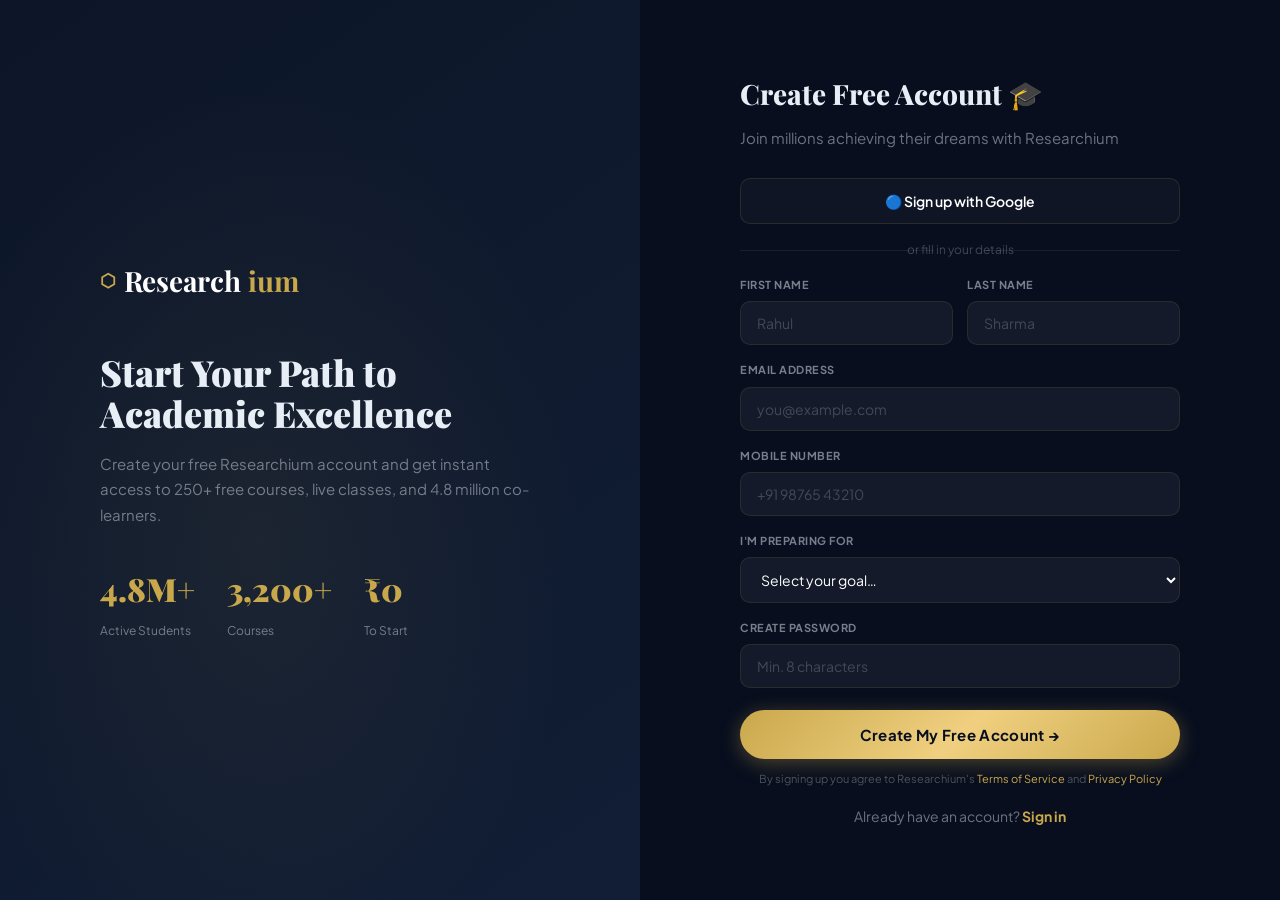
<file: signup.html>
<!DOCTYPE html>
<html lang="en">
<head>
  <meta charset="UTF-8"/><meta name="viewport" content="width=device-width, initial-scale=1.0"/>
  <title>Sign Up Free – Researchium</title>
  <link rel="preconnect" href="https://fonts.googleapis.com"/>
  <link href="https://fonts.googleapis.com/css2?family=Playfair+Display:wght@400;600;700;800;900&family=Plus+Jakarta+Sans:wght@300;400;500;600;700&display=swap" rel="stylesheet"/>
  <link rel="stylesheet" href="../css/style.css"/>
  <style>
    body{min-height:100vh;display:flex}
    .auth-wrap{display:flex;width:100%;min-height:100vh}
    .auth-left{flex:1;background:linear-gradient(145deg,var(--navy-2),var(--navy-3));display:flex;align-items:center;justify-content:center;padding:60px;position:relative;overflow:hidden}
    .auth-left::before{content:'';position:absolute;inset:0;background:radial-gradient(ellipse at 40% 60%,rgba(201,168,76,0.07),transparent 60%)}
    .auth-left-inner{position:relative;z-index:1;max-width:440px}
    .auth-left .logo{font-family:var(--fh);font-size:28px;font-weight:700;margin-bottom:48px;display:flex;align-items:center;gap:8px}
    .auth-left h2{font-family:var(--fh);font-size:36px;font-weight:900;margin-bottom:16px;line-height:1.15}
    .auth-left p{color:var(--muted);font-size:15px;line-height:1.7;margin-bottom:36px}
    .stat-row{display:flex;gap:32px;flex-wrap:wrap}
    .auth-stat strong{display:block;font-family:var(--fh);font-size:32px;font-weight:900;color:var(--gold)}
    .auth-stat span{font-size:12px;color:var(--muted)}
    .auth-right{flex:1;display:flex;align-items:center;justify-content:center;padding:60px;background:var(--navy);overflow-y:auto}
    .auth-box{width:100%;max-width:440px}
    .auth-box h3{font-family:var(--fh);font-size:28px;font-weight:800;margin-bottom:8px}
    .auth-box .sub{color:var(--muted);font-size:15px;margin-bottom:28px}
    .soc-btn{display:flex;align-items:center;justify-content:center;gap:12px;padding:13px;border:1px solid rgba(201,168,76,0.15);border-radius:var(--r-sm);background:rgba(255,255,255,0.03);font-size:14px;font-weight:600;cursor:pointer;transition:var(--tr);color:var(--white);font-family:var(--fb);width:100%;margin-bottom:12px}
    .soc-btn:hover{border-color:var(--gold-border)}
    .or-divider{text-align:center;color:rgba(232,238,246,0.25);font-size:12px;margin:16px 0;position:relative}
    .or-divider::before,.or-divider::after{content:'';position:absolute;top:50%;width:44%;height:1px;background:rgba(255,255,255,0.07)}
    .or-divider::before{left:0}.or-divider::after{right:0}
    .form-grp{margin-bottom:16px}
    .form-grp label{display:block;font-size:11px;font-weight:700;color:rgba(232,238,246,0.5);letter-spacing:0.5px;text-transform:uppercase;margin-bottom:7px}
    .form-grp input,.form-grp select{width:100%;padding:12px 16px;background:rgba(255,255,255,0.05);border:1px solid rgba(201,168,76,0.12);border-radius:var(--r-sm);color:var(--white);font-family:var(--fb);font-size:14px;outline:none;transition:var(--tr)}
    .form-grp input:focus,.form-grp select:focus{border-color:var(--gold)}
    .form-grp input::placeholder{color:rgba(232,238,246,0.22)}
    .form-grp select option{background:var(--navy-2)}
    .two-col{display:grid;grid-template-columns:1fr 1fr;gap:14px}
    .terms-txt{font-size:11px;color:rgba(232,238,246,0.3);text-align:center;margin-top:12px;line-height:1.5}
    .terms-txt a{color:var(--gold)}
    .auth-switch{text-align:center;font-size:14px;color:var(--muted);margin-top:18px}
    .auth-switch a{color:var(--gold);font-weight:700}
    @media(max-width:768px){.auth-left{display:none}.auth-right{padding:40px 22px}}
  </style>
</head>
<body>
<div class="auth-wrap">
  <div class="auth-left">
    <div class="auth-left-inner">
      <a href="../index.html" class="logo"><span class="logo-icon">⬡</span>Research<span class="logo-gold">ium</span></a>
      <h2>Start Your Path to Academic Excellence</h2>
      <p>Create your free Researchium account and get instant access to 250+ free courses, live classes, and 4.8 million co-learners.</p>
      <div class="stat-row">
        <div class="auth-stat"><strong>4.8M+</strong><span>Active Students</span></div>
        <div class="auth-stat"><strong>3,200+</strong><span>Courses</span></div>
        <div class="auth-stat"><strong>₹0</strong><span>To Start</span></div>
      </div>
    </div>
  </div>
  <div class="auth-right">
    <div class="auth-box">
      <h3>Create Free Account 🎓</h3>
      <p class="sub">Join millions achieving their dreams with Researchium</p>
      <button class="soc-btn">🔵 Sign up with Google</button>
      <div class="or-divider">or fill in your details</div>
      <form onsubmit="return false">
        <div class="two-col">
          <div class="form-grp"><label>First Name</label><input type="text" placeholder="Rahul"/></div>
          <div class="form-grp"><label>Last Name</label><input type="text" placeholder="Sharma"/></div>
        </div>
        <div class="form-grp"><label>Email Address</label><input type="email" placeholder="you@example.com"/></div>
        <div class="form-grp"><label>Mobile Number</label><input type="tel" placeholder="+91 98765 43210"/></div>
        <div class="form-grp">
          <label>I'm Preparing For</label>
          <select>
            <option value="">Select your goal…</option>
            <option>JEE Advanced / JEE Mains</option>
            <option>NEET UG / PG</option>
            <option>UPSC Civil Services</option>
            <option>SSC / Government Jobs</option>
            <option>Coding & Tech Placements</option>
            <option>MBA / CAT / GMAT</option>
            <option>Banking & Finance</option>
            <option>K-12 School Studies</option>
            <option>Research & Academic Writing</option>
            <option>Professional Skill Development</option>
          </select>
        </div>
        <div class="form-grp"><label>Create Password</label><input type="password" placeholder="Min. 8 characters"/></div>
        <button type="submit" class="btn-gold" style="width:100%;padding:15px;font-size:15px;border-radius:50px;margin-top:6px">Create My Free Account →</button>
      </form>
      <div class="terms-txt">By signing up you agree to Researchium's <a href="#">Terms of Service</a> and <a href="#">Privacy Policy</a></div>
      <div class="auth-switch">Already have an account? <a href="login.html">Sign in</a></div>
    </div>
  </div>
</div>
</body>
</html>
</file>
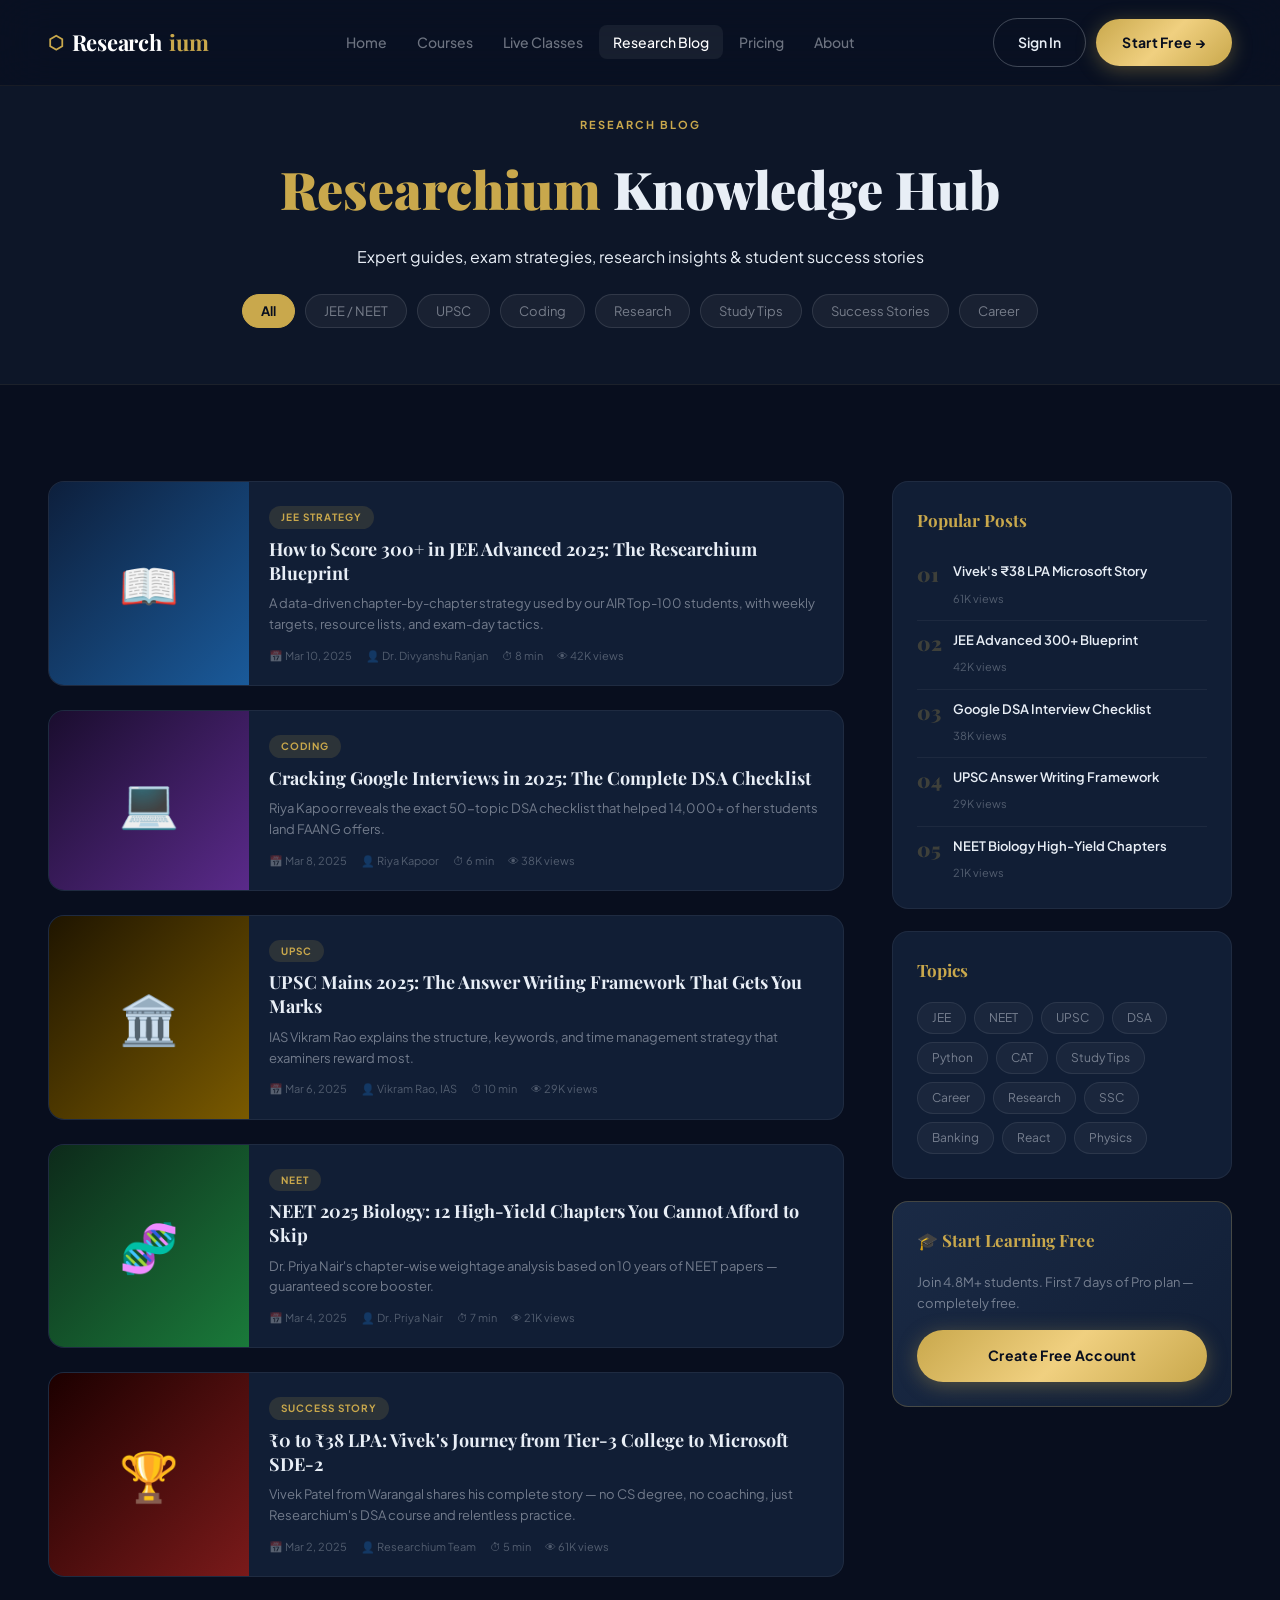
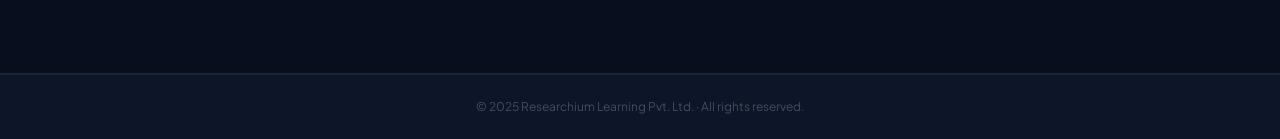
<file: pages/blog.html>
<!DOCTYPE html>
<html lang="en">
<head>
  <meta charset="UTF-8"/><meta name="viewport" content="width=device-width, initial-scale=1.0"/>
  <title>Research Blog – Researchium</title>
  <link rel="preconnect" href="https://fonts.googleapis.com"/>
  <link href="https://fonts.googleapis.com/css2?family=Playfair+Display:wght@400;600;700;800;900&family=Plus+Jakarta+Sans:wght@300;400;500;600;700&display=swap" rel="stylesheet"/>
  <link rel="stylesheet" href="../css/style.css"/>
  <style>
    .blog-hero{padding:110px 28px 56px;text-align:center;background:var(--navy-2);border-bottom:1px solid rgba(201,168,76,0.08)}
    .blog-hero h1{font-family:var(--fh);font-size:clamp(28px,5vw,52px);font-weight:900;margin-bottom:12px}
    .blog-tags-row{display:flex;gap:10px;justify-content:center;flex-wrap:wrap;margin-top:24px}
    .blog-tag-btn{padding:8px 18px;border-radius:50px;background:rgba(255,255,255,0.05);border:1px solid rgba(255,255,255,0.1);font-size:13px;cursor:pointer;transition:var(--tr);color:var(--muted);font-family:var(--fb)}
    .blog-tag-btn:hover,.blog-tag-btn.active{background:var(--gold);border-color:var(--gold);color:var(--navy);font-weight:700}
    .blog-layout{display:grid;grid-template-columns:1fr 340px;gap:48px;align-items:start}
    .blog-list{display:flex;flex-direction:column;gap:24px}
    .blog-row-card{display:flex;gap:20px;background:var(--navy-3);border:1px solid rgba(255,255,255,0.06);border-radius:var(--r);overflow:hidden;transition:var(--tr);cursor:pointer}
    .blog-row-card:hover{border-color:var(--gold-border);transform:translateX(4px)}
    .brc-img{width:200px;flex-shrink:0;min-height:140px;display:flex;align-items:center;justify-content:center;font-size:48px}
    .brc-body{padding:20px 20px 20px 0;flex:1}
    .brc-cat{display:inline-block;background:var(--gold-dim);color:var(--gold);padding:3px 12px;border-radius:20px;font-size:10px;font-weight:700;letter-spacing:1px;text-transform:uppercase;margin-bottom:8px}
    .brc-body h3{font-family:var(--fh);font-size:18px;font-weight:700;margin-bottom:8px;line-height:1.35}
    .brc-body p{font-size:13px;color:var(--muted);margin-bottom:12px;line-height:1.6}
    .brc-meta{display:flex;gap:14px;font-size:11px;color:rgba(232,238,246,0.3);flex-wrap:wrap}
    .sidebar-widget{background:var(--navy-3);border:1px solid rgba(255,255,255,0.06);border-radius:var(--r);padding:24px;margin-bottom:22px}
    .sidebar-widget h3{font-family:var(--fh);font-size:17px;font-weight:700;margin-bottom:18px;color:var(--gold)}
    .pop-post{display:flex;gap:12px;padding:10px 0;border-bottom:1px solid rgba(255,255,255,0.05);align-items:flex-start}
    .pop-post:last-child{border:none;padding-bottom:0}
    .pop-num{font-family:var(--fh);font-size:20px;font-weight:900;color:var(--gold-border);width:24px;flex-shrink:0;line-height:1.2}
    .pop-post h4{font-size:13px;font-weight:600;line-height:1.4;margin-bottom:3px}
    .pop-post span{font-size:11px;color:rgba(232,238,246,0.3)}
    .tag-cloud{display:flex;flex-wrap:wrap;gap:8px}
    .tag-cloud a{padding:5px 14px;background:rgba(255,255,255,0.04);border:1px solid rgba(255,255,255,0.08);border-radius:20px;font-size:12px;color:var(--muted);transition:var(--tr)}
    .tag-cloud a:hover{color:var(--gold);border-color:var(--gold-border)}
    @media(max-width:1024px){.blog-layout{grid-template-columns:1fr}}
    @media(max-width:600px){.brc-img{display:none}}
  </style>
</head>
<body>
<nav class="navbar" id="navbar">
  <div class="nav-inner">
    <a href="../index.html" class="logo"><span class="logo-icon">⬡</span>Research<span class="logo-gold">ium</span></a>
    <ul class="nav-links" id="navLinks">
      <li><a href="../index.html">Home</a></li>
      <li><a href="courses.html">Courses</a></li>
      <li><a href="live.html">Live Classes</a></li>
      <li><a href="blog.html" class="nav-active">Research Blog</a></li>
      <li><a href="pricing.html">Pricing</a></li>
      <li><a href="about.html">About</a></li>
    </ul>
    <div class="nav-actions">
      <a href="login.html" class="btn-ghost">Sign In</a>
      <a href="signup.html" class="btn-gold">Start Free →</a>
    </div>
    <button class="hamburger" id="hamburger"><span></span><span></span><span></span></button>
  </div>
</nav>

<div class="blog-hero">
  <div class="sec-tag">RESEARCH BLOG</div>
  <h1><span class="gold">Researchium</span> Knowledge Hub</h1>
  <p>Expert guides, exam strategies, research insights & student success stories</p>
  <div class="blog-tags-row">
    <button class="blog-tag-btn active">All</button>
    <button class="blog-tag-btn">JEE / NEET</button>
    <button class="blog-tag-btn">UPSC</button>
    <button class="blog-tag-btn">Coding</button>
    <button class="blog-tag-btn">Research</button>
    <button class="blog-tag-btn">Study Tips</button>
    <button class="blog-tag-btn">Success Stories</button>
    <button class="blog-tag-btn">Career</button>
  </div>
</div>

<section class="section">
  <div class="container">
    <div class="blog-layout">
      <div class="blog-list">
        <a href="blog-post.html" class="blog-row-card">
          <div class="brc-img" style="background:linear-gradient(135deg,#0d1f3c,#1a5a9a)">📖</div>
          <div class="brc-body">
            <div class="brc-cat">JEE Strategy</div>
            <h3>How to Score 300+ in JEE Advanced 2025: The Researchium Blueprint</h3>
            <p>A data-driven chapter-by-chapter strategy used by our AIR Top-100 students, with weekly targets, resource lists, and exam-day tactics.</p>
            <div class="brc-meta"><span>📅 Mar 10, 2025</span><span>👤 Dr. Divyanshu Ranjan</span><span>⏱ 8 min</span><span>👁 42K views</span></div>
          </div>
        </a>
        <a href="blog-post.html" class="blog-row-card">
          <div class="brc-img" style="background:linear-gradient(135deg,#1a0d2e,#5a2a8a)">💻</div>
          <div class="brc-body">
            <div class="brc-cat">Coding</div>
            <h3>Cracking Google Interviews in 2025: The Complete DSA Checklist</h3>
            <p>Riya Kapoor reveals the exact 50-topic DSA checklist that helped 14,000+ of her students land FAANG offers.</p>
            <div class="brc-meta"><span>📅 Mar 8, 2025</span><span>👤 Riya Kapoor</span><span>⏱ 6 min</span><span>👁 38K views</span></div>
          </div>
        </a>
        <a href="blog-post.html" class="blog-row-card">
          <div class="brc-img" style="background:linear-gradient(135deg,#1f1500,#7a5a00)">🏛️</div>
          <div class="brc-body">
            <div class="brc-cat">UPSC</div>
            <h3>UPSC Mains 2025: The Answer Writing Framework That Gets You Marks</h3>
            <p>IAS Vikram Rao explains the structure, keywords, and time management strategy that examiners reward most.</p>
            <div class="brc-meta"><span>📅 Mar 6, 2025</span><span>👤 Vikram Rao, IAS</span><span>⏱ 10 min</span><span>👁 29K views</span></div>
          </div>
        </a>
        <a href="blog-post.html" class="blog-row-card">
          <div class="brc-img" style="background:linear-gradient(135deg,#0d2a1a,#1a7a3a)">🧬</div>
          <div class="brc-body">
            <div class="brc-cat">NEET</div>
            <h3>NEET 2025 Biology: 12 High-Yield Chapters You Cannot Afford to Skip</h3>
            <p>Dr. Priya Nair's chapter-wise weightage analysis based on 10 years of NEET papers — guaranteed score booster.</p>
            <div class="brc-meta"><span>📅 Mar 4, 2025</span><span>👤 Dr. Priya Nair</span><span>⏱ 7 min</span><span>👁 21K views</span></div>
          </div>
        </a>
        <a href="blog-post.html" class="blog-row-card">
          <div class="brc-img" style="background:linear-gradient(135deg,#1c0000,#7a1a1a)">🏆</div>
          <div class="brc-body">
            <div class="brc-cat">Success Story</div>
            <h3>₹0 to ₹38 LPA: Vivek's Journey from Tier-3 College to Microsoft SDE-2</h3>
            <p>Vivek Patel from Warangal shares his complete story — no CS degree, no coaching, just Researchium's DSA course and relentless practice.</p>
            <div class="brc-meta"><span>📅 Mar 2, 2025</span><span>👤 Researchium Team</span><span>⏱ 5 min</span><span>👁 61K views</span></div>
          </div>
        </a>
      </div>

      <aside>
        <div class="sidebar-widget">
          <h3>Popular Posts</h3>
          <div class="pop-post"><div class="pop-num">01</div><div><h4>Vivek's ₹38 LPA Microsoft Story</h4><span>61K views</span></div></div>
          <div class="pop-post"><div class="pop-num">02</div><div><h4>JEE Advanced 300+ Blueprint</h4><span>42K views</span></div></div>
          <div class="pop-post"><div class="pop-num">03</div><div><h4>Google DSA Interview Checklist</h4><span>38K views</span></div></div>
          <div class="pop-post"><div class="pop-num">04</div><div><h4>UPSC Answer Writing Framework</h4><span>29K views</span></div></div>
          <div class="pop-post"><div class="pop-num">05</div><div><h4>NEET Biology High-Yield Chapters</h4><span>21K views</span></div></div>
        </div>
        <div class="sidebar-widget">
          <h3>Topics</h3>
          <div class="tag-cloud">
            <a href="#">JEE</a><a href="#">NEET</a><a href="#">UPSC</a><a href="#">DSA</a>
            <a href="#">Python</a><a href="#">CAT</a><a href="#">Study Tips</a>
            <a href="#">Career</a><a href="#">Research</a><a href="#">SSC</a>
            <a href="#">Banking</a><a href="#">React</a><a href="#">Physics</a>
          </div>
        </div>
        <div class="sidebar-widget" style="background:linear-gradient(135deg,var(--navy-4),var(--navy-3));border-color:var(--gold-border)">
          <h3>🎓 Start Learning Free</h3>
          <p style="font-size:13px;color:var(--muted);margin-bottom:16px">Join 4.8M+ students. First 7 days of Pro plan — completely free.</p>
          <a href="signup.html" class="btn-gold btn-full-w">Create Free Account</a>
        </div>
      </aside>
    </div>
  </div>
</section>

<footer class="site-footer"><div class="footer-bottom"><p>© 2025 Researchium Learning Pvt. Ltd. · All rights reserved.</p></div></footer>
<script src="../js/main.js"></script>
</body>
</html>
</file>
<file: css/style.css>
/* ════════════════════════════════════════
   RESEARCHIUM — MASTER STYLESHEET
   Theme: Deep Navy · Gold · Academic Premium
   ════════════════════════════════════════ */

:root {
  --navy:        #080e1e;
  --navy-2:      #0d1628;
  --navy-3:      #111e35;
  --navy-4:      #1a2a45;
  --navy-5:      #243452;
  --gold:        #c9a84c;
  --gold-light:  #e4c06e;
  --gold-dim:    rgba(201,168,76,0.15);
  --gold-border: rgba(201,168,76,0.25);
  --sky:         #4fa8d6;
  --white:       #ffffff;
  --off-white:   #e8eef6;
  --muted:       rgba(232,238,246,0.45);
  --muted-2:     rgba(232,238,246,0.2);

  --grad-gold:   linear-gradient(135deg, #c9a84c, #f0d080, #c9a84c);
  --grad-blue:   linear-gradient(135deg, #1a3a6a, #0d1628);
  --glow-gold:   0 0 40px rgba(201,168,76,0.25);
  --glow-blue:   0 0 60px rgba(79,168,214,0.15);

  --r:    16px;
  --r-sm: 10px;
  --r-lg: 24px;
  --sh:   0 4px 32px rgba(0,0,0,0.5);
  --sh-lg:0 8px 60px rgba(0,0,0,0.6);
  --tr:   all 0.3s cubic-bezier(0.4,0,0.2,1);

  --fh: 'Playfair Display', Georgia, serif;
  --fb: 'Plus Jakarta Sans', system-ui, sans-serif;
}

*, *::before, *::after { box-sizing: border-box; margin: 0; padding: 0; }
html { scroll-behavior: smooth; }
body {
  font-family: var(--fb);
  background: var(--navy);
  color: var(--off-white);
  line-height: 1.65;
  overflow-x: hidden;
}
a { text-decoration: none; color: inherit; }
ul { list-style: none; }
img { max-width: 100%; display: block; }

/* ── UTILS ── */
.container { max-width: 1240px; margin: 0 auto; padding: 0 28px; }
.section { padding: 96px 0; }
.text-center { text-align: center; }
.gold { color: var(--gold); }

/* ── BUTTONS ── */
.btn-gold {
  display: inline-block;
  background: var(--grad-gold);
  color: var(--navy);
  font-family: var(--fb);
  font-weight: 700;
  font-size: 14px;
  padding: 12px 26px;
  border-radius: 50px;
  border: none;
  cursor: pointer;
  transition: var(--tr);
  box-shadow: 0 4px 20px rgba(201,168,76,0.35);
  letter-spacing: 0.3px;
}
.btn-gold:hover { transform: translateY(-2px); box-shadow: 0 8px 30px rgba(201,168,76,0.5); }
.btn-gold.btn-lg { padding: 15px 34px; font-size: 15px; }
.btn-gold.btn-full-w { width: 100%; text-align: center; padding: 14px; }

.btn-ghost {
  display: inline-block;
  background: transparent;
  color: var(--off-white);
  font-weight: 600;
  font-size: 14px;
  padding: 12px 24px;
  border-radius: 50px;
  border: 1.5px solid rgba(232,238,246,0.25);
  cursor: pointer;
  transition: var(--tr);
}
.btn-ghost:hover { border-color: var(--gold); color: var(--gold); }

.btn-outline-light {
  display: inline-flex;
  align-items: center;
  gap: 10px;
  background: rgba(255,255,255,0.06);
  color: var(--off-white);
  font-weight: 600;
  font-size: 15px;
  padding: 15px 28px;
  border-radius: 50px;
  border: 1.5px solid rgba(232,238,246,0.2);
  cursor: pointer;
  transition: var(--tr);
  backdrop-filter: blur(8px);
}
.btn-outline-light:hover { background: rgba(255,255,255,0.1); border-color: rgba(232,238,246,0.4); }

.btn-outline-gold {
  display: inline-block;
  background: transparent;
  color: var(--gold);
  font-weight: 700;
  font-size: 14px;
  padding: 13px 30px;
  border-radius: 50px;
  border: 1.5px solid var(--gold-border);
  cursor: pointer;
  transition: var(--tr);
}
.btn-outline-gold:hover { background: var(--gold-dim); border-color: var(--gold); }

.btn-ghost-plan {
  display: block;
  width: 100%;
  text-align: center;
  padding: 13px;
  background: rgba(255,255,255,0.04);
  color: var(--off-white);
  border: 1.5px solid rgba(232,238,246,0.15);
  border-radius: 50px;
  font-weight: 600;
  font-size: 14px;
  cursor: pointer;
  transition: var(--tr);
}
.btn-ghost-plan:hover { border-color: var(--gold); color: var(--gold); }

/* ── NAVBAR ── */
.navbar {
  position: fixed; top: 0; left: 0; right: 0;
  z-index: 1000;
  padding: 18px 0;
  background: rgba(8,14,30,0.6);
  backdrop-filter: blur(24px);
  border-bottom: 1px solid rgba(201,168,76,0.08);
  transition: var(--tr);
}
.navbar.scrolled {
  background: rgba(8,14,30,0.95);
  border-color: rgba(201,168,76,0.15);
  padding: 12px 0;
  box-shadow: 0 4px 40px rgba(0,0,0,0.4);
}
.nav-inner { max-width: 1240px; margin: 0 auto; padding: 0 28px; display: flex; align-items: center; gap: 8px; }

.logo {
  font-family: var(--fh);
  font-size: 22px;
  font-weight: 700;
  color: var(--white);
  display: flex;
  align-items: center;
  gap: 8px;
  letter-spacing: -0.3px;
}
.logo-icon { color: var(--gold); font-size: 18px; }
.logo-gold { color: var(--gold); }

.nav-links { display: flex; align-items: center; gap: 2px; margin: 0 auto; }
.nav-links a {
  padding: 8px 14px;
  font-size: 14px;
  font-weight: 500;
  color: var(--muted);
  border-radius: 8px;
  transition: var(--tr);
}
.nav-links a:hover, .nav-links a.nav-active { color: var(--white); background: rgba(255,255,255,0.06); }

.nav-actions { display: flex; align-items: center; gap: 10px; }

.hamburger { display: none; flex-direction: column; gap: 5px; background: none; border: none; cursor: pointer; padding: 6px; }
.hamburger span { width: 22px; height: 2px; background: var(--off-white); border-radius: 2px; transition: var(--tr); display: block; }

.play-dot { width: 10px; height: 10px; background: #ef4444; border-radius: 50%; animation: pulse-red 2s infinite; }
@keyframes pulse-red { 0%,100%{opacity:1;transform:scale(1)} 50%{opacity:0.6;transform:scale(0.85)} }

/* ── HERO ── */
.hero {
  min-height: 100vh;
  display: flex;
  flex-direction: column;
  justify-content: center;
  position: relative;
  overflow: hidden;
  padding: 0 0 0;
}
.hero-noise {
  position: absolute; inset: 0; z-index: 0;
  background: url("data:image/svg+xml,%3Csvg viewBox='0 0 256 256' xmlns='http://www.w3.org/2000/svg'%3E%3Cfilter id='n'%3E%3CfeTurbulence type='fractalNoise' baseFrequency='0.9' numOctaves='4' stitchTiles='stitch'/%3E%3C/filter%3E%3Crect width='100%25' height='100%25' filter='url(%23n)' opacity='0.04'/%3E%3C/svg%3E") repeat;
  opacity: 0.4;
}
.hero-grid-lines {
  position: absolute; inset: 0; z-index: 0;
  background-image:
    linear-gradient(rgba(201,168,76,0.04) 1px, transparent 1px),
    linear-gradient(90deg, rgba(201,168,76,0.04) 1px, transparent 1px);
  background-size: 80px 80px;
}
.hero-orb {
  position: absolute; border-radius: 50%;
  filter: blur(120px); z-index: 0;
  animation: orbDrift 20s ease-in-out infinite alternate;
}
.orb-1 { width: 700px; height: 700px; background: radial-gradient(circle, rgba(26,74,122,0.6), transparent); top: -200px; right: -200px; }
.orb-2 { width: 500px; height: 500px; background: radial-gradient(circle, rgba(201,168,76,0.12), transparent); bottom: -100px; left: -100px; animation-delay: -10s; }
@keyframes orbDrift { from{transform:translate(0,0) scale(1)} to{transform:translate(30px,20px) scale(1.08)} }

.hero-inner {
  position: relative; z-index: 1;
  max-width: 1240px; margin: 0 auto;
  padding: 140px 28px 80px;
  display: flex; gap: 60px; align-items: center;
}

.hero-left { flex: 1; max-width: 620px; }

.hero-eyebrow {
  display: inline-flex; align-items: center; gap: 10px;
  background: var(--gold-dim); border: 1px solid var(--gold-border);
  padding: 8px 18px; border-radius: 50px;
  font-size: 12px; font-weight: 600; letter-spacing: 0.8px;
  color: var(--gold-light); text-transform: uppercase;
  margin-bottom: 28px;
  animation: fadeUp 0.7s ease both;
}
.eyebrow-dot { width: 7px; height: 7px; background: var(--gold); border-radius: 50%; animation: pulse-red 2s infinite; }

.hero-title {
  font-family: var(--fh);
  font-size: clamp(40px, 5.5vw, 70px);
  font-weight: 900;
  line-height: 1.08;
  margin-bottom: 24px;
  animation: fadeUp 0.7s 0.1s ease both;
}
.title-italic { font-style: italic; color: var(--off-white); opacity: 0.75; }
.title-gold { background: var(--grad-gold); -webkit-background-clip: text; -webkit-text-fill-color: transparent; background-clip: text; }

.hero-desc {
  font-size: 17px; color: var(--muted); line-height: 1.75;
  max-width: 520px; margin-bottom: 36px;
  animation: fadeUp 0.7s 0.2s ease both;
}

.hero-cta-row { display: flex; gap: 14px; flex-wrap: wrap; margin-bottom: 40px; animation: fadeUp 0.7s 0.3s ease both; }

.hero-trust {
  display: flex; align-items: center; gap: 14px;
  animation: fadeUp 0.7s 0.4s ease both;
}
.trust-avatars { display: flex; }
.ta {
  width: 36px; height: 36px; border-radius: 50%; margin-left: -10px;
  background: var(--grad-gold); display: flex; align-items: center; justify-content: center;
  font-family: var(--fb); font-size: 11px; font-weight: 700; color: var(--navy);
  border: 2px solid var(--navy);
}
.ta:first-child { margin-left: 0; }
.ta2 { background: linear-gradient(135deg,#1a4a7a,#4fa8d6); color: white; }
.ta3 { background: linear-gradient(135deg,#2a1a4a,#8a4af6); color: white; }
.ta4 { background: linear-gradient(135deg,#1a3a1a,#4a9a4a); color: white; }
.hero-trust p { font-size: 13px; color: var(--muted); }
.hero-trust p strong { color: var(--white); }

/* Hero Right */
.hero-right { flex: 0 0 460px; animation: fadeUp 0.9s 0.5s ease both; }
.hero-card-stack { position: relative; }

.dash-card {
  background: var(--navy-3);
  border: 1px solid rgba(201,168,76,0.12);
  border-radius: var(--r-lg);
  overflow: hidden;
  box-shadow: var(--sh-lg), 0 0 0 1px rgba(201,168,76,0.06);
}
.dash-topbar {
  background: rgba(255,255,255,0.03);
  padding: 14px 20px;
  display: flex; align-items: center; justify-content: space-between;
  border-bottom: 1px solid rgba(255,255,255,0.05);
}
.dash-logo-sm { font-family: var(--fh); font-size: 14px; color: var(--gold); font-weight: 700; }
.dash-live-pill { background: rgba(239,68,68,0.15); border: 1px solid rgba(239,68,68,0.3); color: #ef4444; padding: 3px 12px; border-radius: 20px; font-size: 10px; font-weight: 700; letter-spacing: 1px; animation: pulse-red 2s infinite; }

.dash-course-active {
  display: flex; align-items: flex-start; gap: 14px;
  padding: 18px 20px;
  background: rgba(201,168,76,0.04); border-bottom: 1px solid rgba(255,255,255,0.04);
}
.dca-thumb { width: 50px; height: 50px; border-radius: 12px; background: var(--grad-gold); display: flex; align-items: center; justify-content: center; font-size: 22px; flex-shrink: 0; }
.dca-info { flex: 1; }
.dca-info strong { display: block; font-size: 14px; font-weight: 700; margin-bottom: 3px; }
.dca-info span { display: block; font-size: 12px; color: var(--muted); margin-bottom: 10px; }
.dca-progress { display: flex; align-items: center; gap: 10px; }
.dca-bar { flex: 1; height: 5px; background: rgba(255,255,255,0.1); border-radius: 10px; overflow: hidden; }
.dca-fill { height: 100%; width: 0; background: var(--grad-gold); border-radius: 10px; transition: width 1.8s ease; }
.dca-progress span { font-size: 11px; color: var(--gold); font-weight: 600; }

.dash-stats-row { display: flex; padding: 14px 20px; gap: 8px; }
.dsr-item { flex: 1; background: rgba(255,255,255,0.03); border-radius: 8px; padding: 10px 8px; text-align: center; }
.dsr-num { font-size: 11px; font-weight: 600; color: var(--off-white); }

.float-card {
  position: absolute;
  background: var(--navy-4);
  border: 1px solid rgba(201,168,76,0.18);
  border-radius: var(--r);
  padding: 12px 16px;
  display: flex; align-items: center; gap: 12px;
  box-shadow: 0 8px 30px rgba(0,0,0,0.4);
  font-size: 13px;
}
.fc-icon { font-size: 22px; }
.float-card strong { display: block; font-size: 13px; font-weight: 700; }
.float-card span { font-size: 11px; color: var(--muted); }
.fc-top { top: -18px; right: -20px; animation: floatBob 4s ease-in-out infinite alternate; }
.fc-bot { bottom: -18px; left: -20px; animation: floatBob 4s 2s ease-in-out infinite alternate; }
@keyframes floatBob { from{transform:translateY(0)} to{transform:translateY(-8px)} }

/* Hero Stats Bar */
.hero-stats-bar {
  position: relative; z-index: 1;
  background: rgba(255,255,255,0.03);
  border-top: 1px solid rgba(201,168,76,0.1);
  border-bottom: 1px solid rgba(201,168,76,0.06);
  padding: 24px 0;
}
.hsb-inner { max-width: 1240px; margin: 0 auto; padding: 0 28px; display: flex; align-items: center; justify-content: center; gap: 0; flex-wrap: wrap; }
.hsb-stat { text-align: center; padding: 8px 32px; }
.hsb-num { display: block; font-family: var(--fh); font-size: 26px; font-weight: 700; color: var(--gold); }
.hsb-lbl { display: block; font-size: 12px; color: var(--muted); margin-top: 2px; letter-spacing: 0.3px; }
.hsb-div { width: 1px; height: 36px; background: rgba(201,168,76,0.15); }

/* ── SECTION HEADERS ── */
.sec-header { text-align: center; margin-bottom: 56px; }
.sec-header-row { display: flex; justify-content: space-between; align-items: flex-end; text-align: left; margin-bottom: 48px; }
.sec-tag { display: inline-block; font-size: 11px; font-weight: 700; letter-spacing: 2px; color: var(--gold); text-transform: uppercase; margin-bottom: 12px; }
.sec-header h2 { font-family: var(--fh); font-size: clamp(28px, 4vw, 44px); font-weight: 800; margin-bottom: 12px; }
.sec-header p { font-size: 16px; color: var(--muted); max-width: 520px; margin: 0 auto; }
.see-all-link { font-size: 14px; font-weight: 700; color: var(--gold); white-space: nowrap; transition: var(--tr); }
.see-all-link:hover { color: var(--gold-light); }

/* ── CATEGORIES ── */
.categories-sec { background: var(--navy-2); }
.cat-grid { display: grid; grid-template-columns: repeat(4, 1fr); gap: 16px; }
.cat-card {
  background: var(--navy-3);
  border: 1px solid rgba(255,255,255,0.06);
  border-radius: var(--r);
  padding: 28px 22px;
  transition: var(--tr);
  cursor: pointer;
  position: relative;
  overflow: hidden;
  display: flex; flex-direction: column; gap: 4px;
}
.cc-glow { position: absolute; inset: 0; opacity: 0; transition: var(--tr); }
.cat-card:hover { border-color: var(--gold-border); transform: translateY(-4px); box-shadow: var(--glow-gold); }
.cat-card:hover .cc-glow { opacity: 1; }
.cc-glow { background: radial-gradient(circle at top left, rgba(201,168,76,0.08), transparent 70%); }
.cc-icon { font-size: 30px; margin-bottom: 10px; }
.cat-card h3 { font-family: var(--fh); font-size: 16px; font-weight: 700; color: var(--white); }
.cat-card p { font-size: 13px; color: var(--muted); margin-top: 2px; flex: 1; }
.cc-count { font-size: 11px; font-weight: 700; color: var(--gold); background: var(--gold-dim); padding: 3px 10px; border-radius: 20px; width: fit-content; margin-top: 12px; }
.cc-arrow { position: absolute; top: 24px; right: 20px; color: var(--muted-2); font-size: 16px; transition: var(--tr); }
.cat-card:hover .cc-arrow { color: var(--gold); transform: translateX(3px); }

/* ── COURSES GRID ── */
.courses-grid { display: grid; grid-template-columns: repeat(3, 1fr); gap: 24px; }
.course-card {
  background: var(--navy-3);
  border: 1px solid rgba(255,255,255,0.06);
  border-radius: var(--r);
  overflow: hidden;
  transition: var(--tr);
  cursor: pointer;
}
.course-card:hover { border-color: var(--gold-border); transform: translateY(-4px); box-shadow: var(--sh-lg); }
.cc-thumb { height: 180px; display: flex; align-items: center; justify-content: center; font-size: 50px; position: relative; }
.cc-tag { position: absolute; top: 12px; left: 12px; padding: 4px 12px; border-radius: 20px; font-size: 11px; font-weight: 700; background: rgba(0,0,0,0.5); backdrop-filter: blur(8px); color: var(--gold); border: 1px solid var(--gold-border); }
.cc-tag.free-tag { color: #4ade80; border-color: rgba(74,222,128,0.3); }
.cc-body { padding: 20px; }
.cc-subject { font-size: 10px; font-weight: 700; letter-spacing: 1.5px; color: var(--gold); text-transform: uppercase; margin-bottom: 8px; }
.cc-body h3 { font-family: var(--fh); font-size: 16px; font-weight: 700; line-height: 1.4; margin-bottom: 8px; }
.cc-body p { font-size: 13px; color: var(--muted); margin-bottom: 14px; line-height: 1.5; }
.cc-footer { display: flex; align-items: center; justify-content: space-between; }
.cc-meta { display: flex; gap: 12px; }
.cc-meta span { font-size: 12px; color: rgba(232,238,246,0.35); }
.cc-price { font-family: var(--fh); font-weight: 700; color: var(--gold); font-size: 18px; }
.cc-price.free-price { color: #4ade80; font-size: 14px; }
.cc-price small { font-size: 12px; text-decoration: line-through; color: rgba(232,238,246,0.25); font-weight: 400; margin-right: 4px; }

/* ── LIVE SECTION ── */
.live-section {
  position: relative;
  background: var(--navy-2);
  padding: 80px 0;
  overflow: hidden;
}
.live-bg-texture {
  position: absolute; inset: 0;
  background: radial-gradient(ellipse at 80% 50%, rgba(239,68,68,0.06) 0%, transparent 60%),
              radial-gradient(ellipse at 20% 50%, rgba(79,168,214,0.06) 0%, transparent 60%);
}
.live-inner { position: relative; display: flex; gap: 60px; align-items: flex-start; }
.live-left { flex: 1; max-width: 480px; }
.live-badge-pill {
  display: inline-flex; align-items: center; gap: 8px;
  background: rgba(239,68,68,0.12); border: 1px solid rgba(239,68,68,0.25);
  padding: 8px 18px; border-radius: 50px;
  font-size: 12px; font-weight: 700; color: #ef4444;
  letter-spacing: 0.5px; margin-bottom: 20px;
  animation: pulse-red 2s infinite;
}
.live-left h2 { font-family: var(--fh); font-size: clamp(24px,3.5vw,38px); font-weight: 800; margin-bottom: 16px; }
.live-left p { color: var(--muted); margin-bottom: 24px; line-height: 1.75; }
.live-features { margin-bottom: 32px; display: flex; flex-direction: column; gap: 10px; }
.live-features li { font-size: 14px; color: var(--off-white); display: flex; align-items: center; gap: 10px; }

.live-cards-col { flex: 1; display: flex; flex-direction: column; gap: 14px; }
.live-cls-card {
  background: var(--navy-3);
  border: 1px solid rgba(255,255,255,0.06);
  border-radius: var(--r);
  padding: 18px 20px;
  transition: var(--tr);
}
.live-cls-card:hover { border-color: var(--gold-border); transform: translateX(-4px); }
.lcc-head { display: flex; justify-content: space-between; align-items: center; margin-bottom: 8px; }
.lcc-subj { font-size: 11px; font-weight: 700; color: var(--gold); background: var(--gold-dim); padding: 3px 10px; border-radius: 20px; letter-spacing: 0.5px; }
.lcc-live-dot { font-size: 12px; color: #ef4444; font-weight: 700; }
.upcoming-dot { color: var(--sky) !important; }
.lcc-title { font-size: 14px; font-weight: 600; margin-bottom: 8px; line-height: 1.4; }
.lcc-edu { font-size: 12px; color: var(--muted); margin-bottom: 14px; }
.lcc-btn { font-size: 13px; font-weight: 700; color: var(--gold); transition: var(--tr); display: inline-block; }
.lcc-btn:hover { color: var(--white); }

/* ── HOW IT WORKS ── */
.how-sec { }
.steps-row { display: flex; align-items: flex-start; gap: 0; }
.step-card { flex: 1; padding: 36px 28px; background: var(--navy-3); border: 1px solid rgba(255,255,255,0.05); border-radius: var(--r); position: relative; transition: var(--tr); }
.step-card:hover { border-color: var(--gold-border); transform: translateY(-4px); }
.step-num-bg { font-family: var(--fh); font-size: 60px; font-weight: 900; color: rgba(201,168,76,0.06); position: absolute; top: 12px; right: 16px; line-height: 1; }
.step-icon-wrap { font-size: 34px; margin-bottom: 16px; }
.step-card h3 { font-family: var(--fh); font-size: 18px; font-weight: 700; margin-bottom: 10px; }
.step-card p { font-size: 14px; color: var(--muted); line-height: 1.65; }
.step-connector { flex: 0 0 40px; display: flex; align-items: center; justify-content: center; font-size: 18px; color: var(--gold-border); padding-top: 60px; }

/* ── EDUCATORS ── */
.educators-sec { background: var(--navy-2); }
.educators-grid { display: grid; grid-template-columns: repeat(4, 1fr); gap: 20px; }
.edu-card {
  background: var(--navy-3); border: 1px solid rgba(255,255,255,0.06);
  border-radius: var(--r); padding: 28px 22px; text-align: center;
  transition: var(--tr);
}
.edu-card:hover { border-color: var(--gold-border); transform: translateY(-4px); box-shadow: var(--glow-gold); }
.edu-avatar {
  width: 72px; height: 72px; border-radius: 50%;
  display: flex; align-items: center; justify-content: center;
  font-family: var(--fh); font-size: 22px; font-weight: 700;
  margin: 0 auto 16px;
  border: 2px solid var(--gold-border);
}
.ea-1 { background: linear-gradient(135deg,#1a3a6a,#4fa8d6); color: white; }
.ea-2 { background: linear-gradient(135deg,#3a1a1a,#c94c4c); color: white; }
.ea-3 { background: linear-gradient(135deg,#1a1a3a,#6c4fc9); color: white; }
.ea-4 { background: linear-gradient(135deg,#1a3a1a,#4ac94c); color: white; }
.edu-card h3 { font-family: var(--fh); font-size: 17px; font-weight: 700; margin-bottom: 4px; }
.edu-tag { font-size: 11px; color: var(--gold); font-weight: 700; letter-spacing: 0.5px; display: block; margin-bottom: 10px; }
.edu-card p { font-size: 13px; color: var(--muted); line-height: 1.6; margin-bottom: 14px; }
.edu-nums { display: flex; justify-content: center; gap: 12px; flex-wrap: wrap; }
.edu-nums span { font-size: 11px; color: rgba(232,238,246,0.4); }

/* ── PRICING ── */
.pricing-teaser-sec { }
.plans-grid { display: grid; grid-template-columns: repeat(3, 1fr); gap: 24px; align-items: start; }
.plan-card {
  background: var(--navy-3); border: 1px solid rgba(255,255,255,0.07);
  border-radius: var(--r-lg); padding: 36px 30px; transition: var(--tr); position: relative;
}
.plan-card:hover { border-color: var(--gold-border); }
.plan-featured {
  border-color: var(--gold) !important;
  box-shadow: 0 0 0 1px var(--gold-border), var(--glow-gold);
  transform: scale(1.04);
}
.plan-feat-badge {
  position: absolute; top: -14px; left: 50%; transform: translateX(-50%);
  background: var(--grad-gold); color: var(--navy); padding: 4px 20px; border-radius: 20px;
  font-size: 11px; font-weight: 800; letter-spacing: 0.5px; white-space: nowrap;
}
.plan-icon { font-size: 36px; margin-bottom: 14px; }
.plan-name { font-family: var(--fh); font-size: 22px; font-weight: 700; margin-bottom: 12px; }
.plan-price-big { font-family: var(--fh); font-size: 40px; font-weight: 800; margin-bottom: 28px; color: var(--off-white); }
.plan-price-big span { font-size: 14px; color: var(--muted); font-weight: 400; }
.plan-price-big.gold { color: var(--gold); }
.plan-list { display: flex; flex-direction: column; gap: 10px; margin-bottom: 28px; }
.plan-list li { font-size: 14px; color: rgba(232,238,246,0.75); }

/* ── BLOG PREVIEW ── */
.blog-preview-sec { background: var(--navy-2); }
.blog-preview-grid { display: grid; grid-template-columns: 1.2fr 1fr; gap: 24px; }
.bp-featured {
  background: var(--navy-3); border: 1px solid rgba(255,255,255,0.07);
  border-radius: var(--r); overflow: hidden; transition: var(--tr); display: flex; flex-direction: column;
}
.bp-featured:hover { border-color: var(--gold-border); transform: translateY(-4px); }
.bp-img { height: 220px; padding: 20px; display: flex; flex-direction: column; justify-content: space-between; border-radius: 0; }
.bp-cat-tag { background: rgba(255,255,255,0.12); backdrop-filter: blur(8px); padding: 4px 14px; border-radius: 20px; font-size: 11px; font-weight: 700; color: var(--gold); width: fit-content; border: 1px solid var(--gold-border); }
.bp-read { font-size: 11px; color: rgba(255,255,255,0.5); }
.bp-body { padding: 24px; flex: 1; }
.bp-body h3 { font-family: var(--fh); font-size: 19px; font-weight: 700; margin-bottom: 10px; line-height: 1.4; }
.bp-body p { font-size: 14px; color: var(--muted); line-height: 1.65; margin-bottom: 14px; }
.bp-meta { display: flex; gap: 14px; font-size: 11px; color: rgba(232,238,246,0.3); flex-wrap: wrap; }

.bp-col { display: flex; flex-direction: column; gap: 14px; }
.bp-card {
  background: var(--navy-3); border: 1px solid rgba(255,255,255,0.06);
  border-radius: var(--r); overflow: hidden; display: flex; transition: var(--tr);
}
.bp-card:hover { border-color: var(--gold-border); }
.bp-sm-img { width: 90px; min-height: 90px; flex-shrink: 0; display: flex; align-items: center; justify-content: center; font-size: 30px; }
.bp-card-body { padding: 14px 16px; flex: 1; }
.bp-card-tag { font-size: 10px; font-weight: 700; color: var(--gold); letter-spacing: 1px; text-transform: uppercase; margin-bottom: 6px; }
.bp-card-body h4 { font-size: 14px; font-weight: 700; line-height: 1.4; margin-bottom: 8px; font-family: var(--fh); }

/* ── TESTIMONIALS ── */
.testimonials-sec { }
.testi-grid { display: grid; grid-template-columns: repeat(3, 1fr); gap: 24px; }
.testi-card {
  background: var(--navy-3); border: 1px solid rgba(255,255,255,0.06);
  border-radius: var(--r); padding: 30px 26px; transition: var(--tr); position: relative;
}
.testi-card:hover { border-color: var(--gold-border); }
.testi-quote { font-family: var(--fh); font-size: 64px; color: var(--gold-border); line-height: 0.5; margin-bottom: 16px; display: block; }
.testi-card p { font-size: 14px; color: rgba(232,238,246,0.7); line-height: 1.75; font-style: italic; margin-bottom: 22px; }
.testi-author { display: flex; align-items: center; gap: 12px; }
.testi-av { width: 44px; height: 44px; border-radius: 50%; display: flex; align-items: center; justify-content: center; font-family: var(--fb); font-size: 13px; font-weight: 700; flex-shrink: 0; border: 2px solid var(--gold-border); }
.av1 { background: linear-gradient(135deg,#c9a84c,#f0d080); color: var(--navy); }
.av2 { background: linear-gradient(135deg,#1a4a7a,#4fa8d6); color: white; }
.av3 { background: linear-gradient(135deg,#2a1a4a,#8a4af6); color: white; }
.testi-author strong { display: block; font-size: 14px; font-weight: 700; }
.testi-author span { font-size: 12px; color: var(--muted); }

/* ── APP SECTION ── */
.app-sec {
  background: var(--navy-2);
  border-top: 1px solid rgba(201,168,76,0.1);
  border-bottom: 1px solid rgba(201,168,76,0.06);
  padding: 80px 0;
}
.app-inner { display: flex; align-items: center; gap: 60px; justify-content: space-between; }
.app-text { max-width: 580px; }
.app-text h2 { font-family: var(--fh); font-size: clamp(24px,3.5vw,40px); font-weight: 800; margin-bottom: 14px; }
.app-text p { color: var(--muted); line-height: 1.75; margin-bottom: 28px; }
.app-btns { display: flex; gap: 14px; flex-wrap: wrap; }
.app-store-btn {
  display: flex; align-items: center; gap: 12px;
  background: var(--navy-4); border: 1px solid rgba(201,168,76,0.2);
  border-radius: var(--r-sm); padding: 14px 22px;
  transition: var(--tr);
}
.app-store-btn:hover { border-color: var(--gold); box-shadow: var(--glow-gold); }
.asb-icon { font-size: 26px; }
.app-store-btn small { display: block; font-size: 10px; color: var(--muted); letter-spacing: 0.5px; }
.app-store-btn strong { display: block; font-family: var(--fh); font-size: 15px; font-weight: 700; }
.app-rating-badge {
  width: 180px; height: 180px; border-radius: 50%;
  background: var(--navy-4); border: 2px solid var(--gold-border);
  display: flex; flex-direction: column; align-items: center; justify-content: center;
  gap: 4px; text-align: center; box-shadow: 0 0 60px rgba(201,168,76,0.15);
}
.arb-score { font-family: var(--fh); font-size: 52px; font-weight: 900; color: var(--gold); line-height: 1; }
.arb-stars { color: var(--gold); font-size: 14px; }
.arb-count { font-size: 11px; color: var(--muted); margin-top: 2px; }

/* ── FOOTER ── */
.site-footer { background: var(--navy-2); border-top: 1px solid rgba(201,168,76,0.1); }
.footer-top { max-width: 1240px; margin: 0 auto; padding: 72px 28px 56px; display: grid; grid-template-columns: 2fr 1fr 1fr 1fr 1.5fr; gap: 40px; }
.footer-logo { font-family: var(--fh); font-size: 24px; margin-bottom: 16px; display: inline-block; }
.ft-brand p { font-size: 14px; color: var(--muted); line-height: 1.7; max-width: 260px; margin-bottom: 22px; }
.ft-social { display: flex; gap: 14px; }
.ft-social a { font-size: 18px; transition: var(--tr); }
.ft-social a:hover { transform: scale(1.2); }
.ft-col h4 { font-family: var(--fb); font-size: 12px; font-weight: 700; letter-spacing: 1.5px; text-transform: uppercase; color: var(--gold); margin-bottom: 20px; }
.ft-col ul { display: flex; flex-direction: column; gap: 10px; }
.ft-col a { font-size: 13px; color: var(--muted); transition: var(--tr); }
.ft-col a:hover { color: var(--gold-light); }
.newsletter-form { display: flex; gap: 0; margin-top: 10px; }
.newsletter-form input {
  flex: 1; padding: 10px 14px; background: rgba(255,255,255,0.05);
  border: 1px solid rgba(201,168,76,0.2); border-right: none;
  border-radius: 8px 0 0 8px; color: var(--white); font-family: var(--fb);
  font-size: 13px; outline: none;
}
.newsletter-form input:focus { border-color: var(--gold); }
.newsletter-form input::placeholder { color: var(--muted); }
.newsletter-form .btn-gold { border-radius: 0 8px 8px 0 !important; }
.footer-bottom { border-top: 1px solid rgba(255,255,255,0.05); padding: 22px 28px; text-align: center; }
.footer-bottom p { font-size: 12px; color: rgba(232,238,246,0.25); }

/* ── ANIMATIONS ── */
@keyframes fadeUp {
  from { opacity: 0; transform: translateY(28px); }
  to   { opacity: 1; transform: translateY(0); }
}
.reveal { opacity: 0; transform: translateY(24px); transition: opacity 0.65s ease, transform 0.65s ease; }
.reveal.visible { opacity: 1; transform: translateY(0); }

/* ── RESPONSIVE ── */
@media (max-width: 1024px) {
  .cat-grid { grid-template-columns: repeat(4, 1fr); }
  .courses-grid { grid-template-columns: repeat(2, 1fr); }
  .steps-row { flex-wrap: wrap; gap: 16px; }
  .step-connector { display: none; }
  .step-card { flex: calc(50% - 8px); }
  .educators-grid { grid-template-columns: repeat(2, 1fr); }
  .plans-grid { grid-template-columns: 1fr 1fr; }
  .plan-featured { transform: none; }
  .footer-top { grid-template-columns: 1fr 1fr 1fr; }
  .ft-brand { grid-column: span 3; }
  .hero-inner { flex-direction: column; padding-top: 120px; }
  .hero-right { width: 100%; max-width: 480px; }
}
@media (max-width: 768px) {
  .nav-links { display: none; position: absolute; top: 100%; left: 0; right: 0; background: var(--navy-2); padding: 16px 20px; flex-direction: column; border-bottom: 1px solid rgba(201,168,76,0.1); }
  .nav-links.open { display: flex; }
  .nav-actions { display: none; }
  .hamburger { display: flex; margin-left: auto; }
  .cat-grid { grid-template-columns: repeat(2, 1fr); }
  .courses-grid { grid-template-columns: 1fr; }
  .live-inner { flex-direction: column; }
  .educators-grid { grid-template-columns: 1fr 1fr; }
  .plans-grid { grid-template-columns: 1fr; }
  .blog-preview-grid { grid-template-columns: 1fr; }
  .testi-grid { grid-template-columns: 1fr; }
  .app-inner { flex-direction: column; text-align: center; }
  .app-btns { justify-content: center; }
  .hsb-inner { justify-content: flex-start; overflow-x: auto; }
  .footer-top { grid-template-columns: 1fr 1fr; }
  .ft-brand { grid-column: span 2; }
  .sec-header-row { flex-direction: column; align-items: flex-start; gap: 8px; }
}
@media (max-width: 480px) {
  .section { padding: 64px 0; }
  .cat-grid { grid-template-columns: 1fr 1fr; }
  .step-card { flex: 100%; }
  .footer-top { grid-template-columns: 1fr; }
  .ft-brand { grid-column: span 1; }
  .hero-right { display: none; }
  .hsb-stat { padding: 8px 16px; }
  .hsb-div { display: none; }
}
</file>
